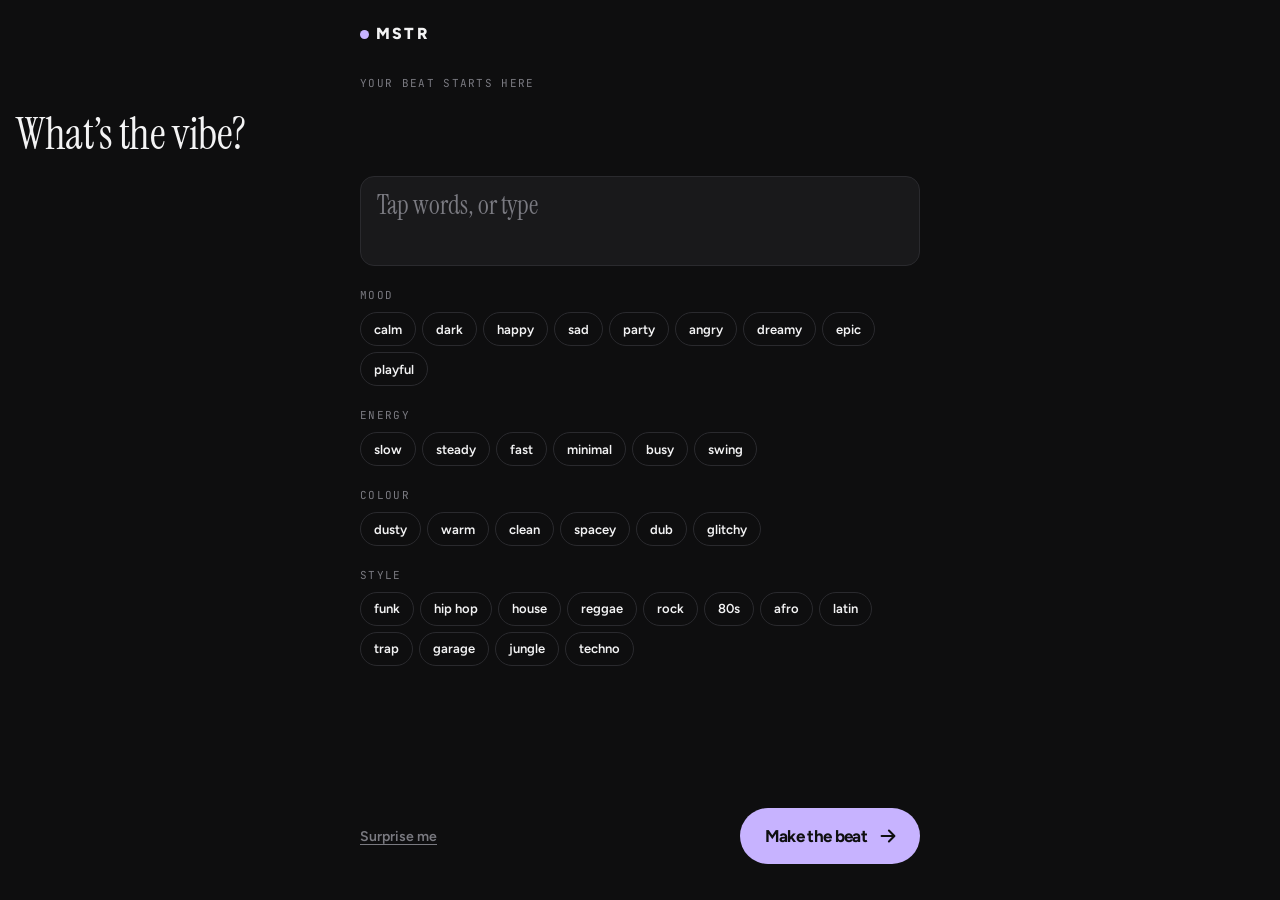
<file: index.html>
<!doctype html>
<html lang="en">
<head>
<meta charset="utf-8">
<meta name="viewport" content="width=device-width,initial-scale=1,viewport-fit=cover">
<meta name="theme-color" content="#FFFFFF">
<meta name="apple-mobile-web-app-capable" content="yes">
<meta name="apple-mobile-web-app-title" content="MSTR">
<title>MSTR</title>
<link rel="preconnect" href="https://fonts.googleapis.com">
<link rel="preconnect" href="https://fonts.gstatic.com" crossorigin>
<link rel="stylesheet" href="https://fonts.googleapis.com/css2?family=Figtree:wght@400;500;600;700;800&family=Instrument+Serif&family=JetBrains+Mono:wght@400;500&display=swap">
<style>
/* MSTR: Schwarz, Weiß und ein Signal (Flieder). Farbe nur für Takt und Zustände: Playhead, Zählzeiten, Taktzähler, Fortschritt, Aufnahme, Schalter, gewählte Vorlage, laufende Wiedergabe. */
:root{
  --bg:#FFFFFF; --ink:#0F0F10; --mute:#8E8E94; --off:#EDEDEF; --line:#E4E4E7; --soft:#F4F4F5;
  --accent:#C7B3FF; --on-accent:#0F0F10;
  --f-ui:"Figtree",ui-sans-serif,system-ui,-apple-system,"Segoe UI",sans-serif;
  --f-ed:"Instrument Serif",ui-serif,Georgia,serif;
  --f-mono:"JetBrains Mono",ui-monospace,"SF Mono",Menlo,monospace;
  --gut:max(16px,env(safe-area-inset-left,0px));--gutr:max(16px,env(safe-area-inset-right,0px));
  color-scheme:light;
}
@media (prefers-color-scheme: dark){:root:not([data-theme="light"]){--bg:#0E0E0F;--ink:#F3F3F4;--mute:#7A7A81;--off:#232326;--line:#2A2A2E;--soft:#19191B;color-scheme:dark}}
:root[data-theme="dark"]{--bg:#0E0E0F;--ink:#F3F3F4;--mute:#7A7A81;--off:#232326;--line:#2A2A2E;--soft:#19191B;color-scheme:dark}

*{box-sizing:border-box}
html,body{height:100%}
body{margin:0;background:var(--bg);color:var(--ink);font-family:var(--f-ui);font-size:15px;line-height:1.45;-webkit-font-smoothing:antialiased;-webkit-tap-highlight-color:transparent;transition:background .25s,color .25s}
body.noscroll{overflow:hidden}
button{font:inherit;color:inherit;-webkit-user-select:none;user-select:none;touch-action:manipulation}
button:focus-visible,input:focus-visible{outline:2px solid var(--accent);outline-offset:2px}
[hidden]{display:none!important}
.eyebrow{font-family:var(--f-mono);font-size:11px;letter-spacing:.12em;text-transform:uppercase;color:var(--mute)}

.app{max-width:760px;margin:0 auto;min-height:100%;display:flex;flex-direction:column;gap:18px;padding-top:max(14px,env(safe-area-inset-top,0px));padding-left:var(--gut);padding-right:var(--gutr);position:relative}
.top{display:flex;justify-content:space-between;align-items:center;gap:12px;min-height:40px}
.mark{display:flex;align-items:center;gap:7px;font-weight:800;font-size:16px;letter-spacing:.14em}
.mark i{width:9px;height:9px;border-radius:50%;background:var(--accent)}
.app.live .mark i{animation:pulse calc(60s / 120) ease-in-out infinite alternate}
@keyframes pulse{to{transform:scale(1.35)}}
.back{border:0;background:none;padding:0 8px 0 0;display:inline-flex;align-items:center;gap:8px;font:600 14px var(--f-ui);color:var(--ink);cursor:pointer}
.back i{width:36px;height:36px;border-radius:50%;background:var(--soft);display:grid;place-items:center}
.back svg{width:18px;height:18px}
.vibetxt{max-width:50%;overflow:hidden;text-overflow:ellipsis;white-space:nowrap}
.top .mark{margin-right:auto}.app.molecule .top .mark{margin-right:0}
.vibetxt[hidden]{display:none}
.ib{width:36px;height:36px;border-radius:50%;border:0;background:var(--soft);display:grid;place-items:center;cursor:pointer;flex:none;color:var(--ink);padding:0}
.ib svg{width:18px;height:18px}
.ib.lg{width:48px;height:48px;font-size:24px;font-weight:500}
.pill{height:36px;border-radius:999px;border:1px solid var(--line);background:transparent;padding:0 16px;font-size:13px;font-weight:600;cursor:pointer;display:inline-flex;align-items:center;justify-content:center;gap:6px;white-space:nowrap}
.pill.sm{height:30px;padding:0 12px;font-size:12px}
.pill.wide{width:100%;height:44px}
.pill:active,.ib:active{transform:scale(.97)}

.head{display:flex;flex-direction:column;gap:4px}
.preset{margin:0;cursor:default;display:flex;align-items:center;gap:10px;min-width:0;font-family:var(--f-ed);font-size:clamp(42px,11vw,60px);font-weight:400;letter-spacing:-.01em;line-height:1}
/* Share: der einzige farbige Knopf im Kopf, beim Spielen läuft darin ein winziger Orbit mit */
.prow{display:flex;align-items:center;gap:14px}
.preset #preTxt{min-width:0;overflow:hidden;text-overflow:ellipsis;white-space:nowrap}
/* Textknöpfe: „Change beat“ unter dem Titel, der Link im Orbit */
.lnk{border:0;background:none;padding:4px 0;font:600 13px var(--f-ui);color:var(--ink);display:inline-flex;align-items:center;gap:5px;cursor:pointer}
.lnk svg{width:13px;height:13px;flex:none;color:var(--mute)}
/* Beat beschreiben: das Feld steht oben in der Beat-Liste */
.sayf{display:flex;gap:10px;align-items:flex-end}
.sayf textarea{flex:1;min-width:0;min-height:64px;resize:none;border-radius:14px;border:1px solid var(--line);background:var(--soft);color:var(--ink);padding:14px 16px;font-family:var(--f-ed);font-size:24px;line-height:1.15;outline:none;caret-color:var(--accent)}
.sayf textarea:focus{border-color:var(--accent);box-shadow:0 0 0 3px color-mix(in srgb,var(--accent) 35%,transparent)}
.sayf textarea::placeholder{color:var(--mute)}
.sayf .ib.go{width:52px;height:52px;flex:none;background:var(--accent);color:var(--on-accent)}
.sayf .ib.go svg{width:22px;height:22px}
.pill svg{width:17px;height:17px;flex:none}
.sub{margin:6px 0 0;font-size:13px;color:var(--mute);display:flex;align-items:center;gap:10px;min-height:36px;flex-wrap:wrap}
/* Change beat: ein eigener Knopf, im Raster wird nur noch der Beat gewechselt, benannt wird im Orbit */
#preBtn{gap:4px;padding:0 10px 0 14px;color:var(--ink)}
#preBtn svg{width:14px;height:14px;color:var(--mute)}
#sub:empty{display:none}
.shnote.left{text-align:left}

/* Raster: Name-Zeile über 16 Punkten; ab 640 px Name links */
.tracks{display:flex;flex-direction:column;gap:clamp(12px,2.6vh,24px)}
.trk{display:grid;grid-template-columns:minmax(0,1fr);gap:5px;transition:opacity .2s}
.tl{display:flex;align-items:center;gap:8px;min-width:0}
.tn{border:0;background:none;padding:2px 0;cursor:pointer;display:flex;align-items:baseline;gap:8px;min-width:0;flex:1;text-align:left}
.tn .nm{white-space:nowrap;font-family:var(--f-mono);font-size:11px;letter-spacing:.08em;text-transform:uppercase;font-weight:500}
.tn .tb{font-size:12px;color:var(--mute);white-space:nowrap;overflow:hidden;text-overflow:ellipsis}
.tn .go{width:12px;height:12px;color:var(--mute);flex:none;align-self:center;margin-left:-4px}
.trk.quiet .steps{opacity:.28}
/* Die eigene Spur Aufnahme steht etwas abgesetzt unter den eingebauten */
.trk.own{border-top:1px solid var(--line);padding-top:clamp(12px,2.6vh,24px)}
.steps{display:flex;gap:clamp(6px,2.4vw,14px)}
.grp{flex:1;display:grid;grid-template-columns:repeat(4,minmax(0,1fr));gap:clamp(3px,1vw,6px)}
.dot{aspect-ratio:1;width:100%;max-width:100%;border-radius:50%;border:0;background:var(--off);padding:0;cursor:pointer;display:grid;place-items:center;font-family:var(--f-mono);font-size:clamp(8px,2.2vw,11px);font-weight:500;color:var(--bg);line-height:1;transition:background .1s,transform .1s,box-shadow .1s}
.dot.on{background:var(--ink)}
.dot{-webkit-touch-callout:none;-webkit-user-select:none;user-select:none;touch-action:manipulation}
.dot.vsel{box-shadow:0 0 0 2px var(--accent)}
/* Zählzeiten 1, 5, 9, 13 leicht flieder, damit man ohne Hinsehen zählt */
.grp .dot:first-child:not(.on){background:color-mix(in srgb,var(--accent) 30%,var(--off))}
.dot.ph{box-shadow:0 0 0 2px var(--accent)}
.dot.on.ph{background:var(--accent);color:var(--on-accent);transform:scale(1.14)}
.beatrow .steps span{font-family:var(--f-mono);font-size:10px;color:var(--mute);text-align:center}
.beatrow{margin-top:-6px}
/* Taktzähler: die laufende Zählzeit sitzt im Flieder-Kreis */
.beatrow .grp span:first-child{justify-self:center;width:18px;height:18px;line-height:18px;border-radius:50%;transition:background .08s,color .08s}
.beatrow .grp span.cur{background:var(--accent);color:var(--on-accent);font-weight:500}
.beatrow .tl{display:none}
@media (min-width:640px){
  .trk{grid-template-columns:220px minmax(0,1fr);gap:16px;align-items:center}
  .beatrow .tl{display:block}
}

/* Transport unten */
/* Absender: kleines graues Lab-Logo am Ende der Beat-Liste (nie in Flieder) */
.lab{--lab:url([data-uri]);display:flex;flex-direction:column;align-items:center;gap:6px;margin:40px auto 24px;padding:4px 8px;color:var(--mute);text-decoration:none;border-radius:8px}
.lab span{font-family:var(--f-mono);font-size:9px;letter-spacing:.18em;text-transform:uppercase}
.lab i{display:block;width:56px;height:62px;background:currentColor;-webkit-mask:var(--lab) center/contain no-repeat;mask:var(--lab) center/contain no-repeat}
.lab:hover{color:var(--ink)}
.transport{position:sticky;bottom:0;margin-top:auto;display:flex;align-items:center;gap:8px;background:var(--bg);border-top:1px solid var(--line);margin-left:calc(-1 * var(--gut));margin-right:calc(-1 * var(--gutr));padding:12px var(--gutr) max(12px,env(safe-area-inset-bottom,0px)) var(--gut);z-index:5;transition:background .25s}
.play{width:58px;height:58px;border-radius:50%;border:0;background:var(--ink);color:var(--bg);display:grid;place-items:center;cursor:pointer;flex:none;padding:0}
/* Fortschrittslinie: die Linie über Play läuft beim Abspielen durch den Takt */
.transport::before{content:"";position:absolute;left:0;top:-1px;height:2px;width:0;background:var(--accent);pointer-events:none}
.app.live .transport::before{width:calc(var(--prog,0) * 100%);transition:width .06s linear}
.play svg{width:20px;height:20px}
.play.on{background:var(--accent);color:var(--on-accent)}
#drop{height:44px;padding:0 14px 0 12px;gap:6px}
#drop.on svg path{fill:currentColor}
#drop.on{background:var(--accent);color:var(--on-accent);border-color:var(--accent)}
.app.building #drop{animation:pulse .25s ease-in-out infinite alternate}
#fxBtn{height:44px;padding:0 14px 0 12px;gap:6px;font-variant-numeric:tabular-nums}
/* Effects und Drop tragen ihr Wort; erst auf sehr schmalen Handys bleibt nur das Symbol, die Swing-Zeile fällt am Handy weg */
@media (max-width:479px){.swt{display:none}}
@media (max-width:399px){.transport{gap:6px}.tempo .big{font-size:36px}#fxBtn,#drop{padding:0 11px 0 10px;gap:5px}}
@media (max-width:359px){.transport .fxl{display:none}#fxBtn,#drop{min-width:44px;padding:0 12px;justify-content:center;gap:4px}#drop{width:44px;padding:0}#fxBtn.on{padding:0 14px 0 12px}}
#fxBtn.on{background:var(--accent);color:var(--on-accent);border-color:var(--accent)}
.tempo{margin-left:auto;border:0;background:none;cursor:pointer;display:flex;align-items:center;gap:8px;padding:4px 0;line-height:1}
.tv{display:flex;flex-direction:column;align-items:flex-end;gap:6px}
.big{font-weight:700;letter-spacing:-.04em;line-height:1;font-variant-numeric:tabular-nums;font-size:32px}
.big small{font-size:.42em;color:var(--mute);font-weight:600;letter-spacing:0;margin-left:2px}
.swt{font-family:var(--f-mono);font-size:10px;letter-spacing:.12em;text-transform:uppercase;color:var(--mute)}

/* Blätter */
/* Unterseiten: ganze Seiten, die von rechts hereinschieben */
.sheet{position:fixed;inset:0;overflow:auto;overscroll-behavior:contain;background:var(--bg);z-index:21;
  padding:max(14px,env(safe-area-inset-top,0px)) var(--gutr) max(28px,env(safe-area-inset-bottom,0px)) var(--gut);display:flex;flex-direction:column;gap:22px;animation:in .22s cubic-bezier(.2,.8,.2,1)}
.sheet>*{width:100%;max-width:560px;margin-inline:auto}
@keyframes in{from{transform:translateX(28px);opacity:0}}
@keyframes fade{from{opacity:0}}
.sheet.half{inset:auto 0 0 0;margin-inline:auto;max-width:760px;max-height:72vh;border-radius:28px 28px 0 0;box-shadow:0 -1px 0 var(--line),0 -24px 48px -24px rgba(0,0,0,.25);padding-top:10px;gap:20px;animation:up .25s cubic-bezier(.2,.8,.2,1)}
@keyframes up{from{transform:translateY(48px);opacity:0}}
/* top: Blatt von oben (Name), damit die Tastatur auf dem Handy die Felder nicht verdeckt */
.sheet.half.top{inset:0 0 auto 0;border-radius:0 0 28px 28px;padding-top:max(18px,env(safe-area-inset-top,0px));padding-bottom:24px;box-shadow:0 1px 0 var(--line),0 24px 48px -24px rgba(0,0,0,.25);animation:down .25s cubic-bezier(.2,.8,.2,1)}
.sheet.top .grab{display:none}
@keyframes down{from{transform:translateY(-48px);opacity:0}}
.catcher{position:fixed;inset:0;z-index:20}
.grab{width:36px;height:4px;border-radius:2px;background:var(--line)}
.pnav{display:flex;align-items:center;justify-content:space-between;gap:12px;min-height:40px}
.pnav .sp{width:36px}
.sh-top{display:flex;justify-content:space-between;align-items:flex-start;gap:12px}
.ed{font-family:var(--f-ed);font-weight:400;font-size:44px;line-height:.92;letter-spacing:-.01em;margin:0}
.ed em{font-style:normal;color:var(--mute)}
.tt{margin:4px 0 0;font-size:32px;font-weight:700;letter-spacing:-.03em;line-height:1}
.plist{display:flex;flex-direction:column}
@media (max-width:599px){.sheet>.plist{width:auto;max-width:none;margin-inline:calc(-1 * var(--gut)) calc(-1 * var(--gutr))}}
@media (min-width:600px){.pitem{padding-inline:12px}}
.pitem{display:flex;justify-content:space-between;align-items:baseline;gap:12px;padding:13px var(--gutr) 13px var(--gut);border:0;border-top:1px solid var(--line);background:transparent;cursor:pointer;text-align:left;width:100%}
.pitem .n{font-size:17px;font-weight:600;letter-spacing:-.01em}
.pitem .v{font-size:22px;font-weight:700;letter-spacing:-.03em;font-variant-numeric:tabular-nums}
.pitem .v small{font-size:10px;color:var(--mute);font-weight:600;margin-left:3px;letter-spacing:.04em}
.pitem.sel{background:var(--accent);color:var(--on-accent);padding-block:18px 20px;border-top-color:transparent}
.pitem.sel .v{font-size:38px}
.pitem.sel small{color:var(--on-accent);opacity:.6}
.pitem.sel + .pitem{border-top-color:transparent}
.bpmrow{display:flex;align-items:center;justify-content:space-between;gap:10px}
.bpmrow .big{font-size:72px;display:flex;align-items:baseline}
.bpmrow input{font:inherit;color:inherit;letter-spacing:inherit;background:none;border:0;width:3ch;text-align:right;padding:0;-moz-appearance:textfield;appearance:textfield}
.bpmrow input::-webkit-inner-spin-button,.bpmrow input::-webkit-outer-spin-button{-webkit-appearance:none;margin:0}
.slider{display:flex;flex-direction:column;gap:10px}
.slider .lb{display:flex;justify-content:space-between;gap:12px;font-size:13px;color:var(--mute)}
.slider .lb b{color:var(--ink);font-weight:600;font-variant-numeric:tabular-nums}
input[type=range]{-webkit-appearance:none;appearance:none;width:100%;height:24px;background:transparent;margin:0;cursor:pointer}
input[type=range]::-webkit-slider-runnable-track{height:1px;background:var(--mute)}
input[type=range]::-moz-range-track{height:1px;background:var(--mute)}
input[type=range]::-webkit-slider-thumb{-webkit-appearance:none;width:20px;height:20px;border-radius:50%;background:var(--ink);margin-top:-10px;border:0}
input[type=range]::-moz-range-thumb{width:20px;height:20px;border-radius:50%;background:var(--ink);border:0}
.swbar{position:relative;height:28px;border-bottom:1px solid var(--line)}
.swbar i{position:absolute;bottom:0;width:3px;height:40%;border-radius:2px;background:var(--mute);transition:left .15s}
.swbar i.q{height:100%;background:var(--ink)}
.field{display:flex;flex-direction:column;gap:10px}
.lbl{font-size:13px;color:var(--mute)}
.opts{display:flex;gap:6px;flex-wrap:wrap}
.opt{height:34px;border-radius:999px;border:1px solid var(--line);background:transparent;padding:0 14px;font-size:13px;font-weight:600;cursor:pointer}
.opt[aria-pressed="true"]{background:var(--accent);color:var(--on-accent);border-color:var(--accent)}
/* Willkommen: drei Karten, das Beschreiben-Feld steckt in der dritten */
.chips{display:flex;gap:6px;flex-wrap:wrap}
.chip{height:34px;padding:0 13px;border-radius:999px;border:1px solid var(--line);background:transparent;font:600 13px var(--f-ui);color:var(--ink);cursor:pointer;display:inline-flex;align-items:center;gap:6px}
.chip:active{background:var(--soft)}
.chip.on{border-color:var(--accent);color:var(--accent)}
.chip.on::before{content:"";width:6px;height:6px;border-radius:50%;background:var(--accent)}
.vibef textarea{font-size:26px;caret-color:var(--accent)}
.vgrp{display:flex;flex-direction:column;gap:8px}
.vgrp .lbl{font-family:var(--f-mono);font-size:11px;letter-spacing:.12em;text-transform:uppercase;color:var(--mute)}
/* Die Knopfzeile bleibt unten sichtbar, auch wenn die Wortreihen länger sind als der Bildschirm */
.vgo{margin-top:auto;display:flex;align-items:center;justify-content:space-between;gap:12px;padding:12px 0 max(8px,env(safe-area-inset-bottom,0px));position:sticky;bottom:0;background:linear-gradient(transparent,var(--bg) 14px);z-index:2}
.vgo .lnk{color:var(--mute);text-decoration:underline;text-underline-offset:3px;font-size:14px}
.pill.go.big{height:56px;padding:0 20px 0 24px;background:var(--accent);color:var(--on-accent);border-color:transparent;font-size:17px;font-weight:700;gap:10px}
.pill.go.big svg{width:22px;height:22px}
/* Effekte: eine Zeile je Effekt, rechts ein Punkt wie im Raster (grau aus, Flieder an) */
.fxlist{display:flex;flex-direction:column}
.fxrow{border-top:1px solid var(--line)}
.fxrow:first-child{border-top:0}
.fxi{display:flex;justify-content:space-between;align-items:center;gap:16px;width:100%;padding:14px 0;border:0;background:transparent;cursor:pointer;text-align:left}
.fxctl{display:none;flex-direction:column;gap:12px;padding:0 0 16px}
.fxi[aria-pressed="true"]+.fxctl{display:flex}
.fxi span{display:flex;flex-direction:column;gap:2px}
.fxi b{font-size:17px;font-weight:600;letter-spacing:-.01em}
.fxi small{font-size:13px;color:var(--mute)}
.namef{display:flex;flex-direction:column;gap:8px}
.nameo{flex:1;min-width:0;font-family:var(--f-ed);font-weight:400;font-size:28px;line-height:1.1;letter-spacing:-.01em;overflow:hidden;text-overflow:ellipsis}
.namer{display:flex;gap:12px;align-items:center}
.pill.dice{flex:none;height:40px;padding:0 14px 0 12px}.pill.dice svg{width:16px;height:16px}
/* Karte: Vorschau links, Name und Knopf rechts */
.cardrow{display:flex;gap:16px;align-items:stretch}
.cardrow canvas{width:126px;height:224px;border-radius:12px;flex:none;background:#0F0F10}
.cardct{display:flex;flex-direction:column;gap:10px;flex:1;min-width:0;justify-content:center}
.byf{display:flex;align-items:center;gap:8px}
.byf .lbl{flex:none}
.byf input{flex:1;min-width:0;height:40px;border-radius:12px;border:1px solid var(--line);background:var(--soft);color:var(--ink);padding:0 12px;font:500 15px var(--f-ui);outline:none}
.byf input:focus{border-color:var(--accent)}
.cardct .pill{height:48px}
.pill.go{background:var(--accent);color:var(--on-accent);border-color:var(--accent);font-size:15px;height:48px}
.shnote{margin:0;font-size:13px;color:var(--mute);text-align:center}
.fxi i{width:26px;height:26px;border-radius:50%;background:var(--off);flex:none;transition:background .15s,transform .15s}
.fxi[aria-pressed="true"] i{background:var(--accent);transform:scale(1.1)}
.seg2{display:grid;grid-template-columns:1fr 1fr;gap:6px}
.seg2.three{grid-template-columns:repeat(3,1fr)}
.seg2 button{height:42px;border-radius:999px;border:1px solid var(--line);background:transparent;font-size:13px;font-weight:600;cursor:pointer;color:var(--mute)}
.seg2 button[aria-pressed="true"]{background:var(--accent);color:var(--on-accent);border-color:var(--accent)}
.seg2.sm{flex:1}
.seg2.sm button{height:30px;font-size:12px}
.recbox{position:relative;display:flex;flex-direction:column;align-items:center;gap:14px;padding:26px 0 4px;overflow:hidden}
.rings{position:absolute;top:0;left:50%;width:220px;height:140px;transform:translateX(-50%);pointer-events:none}
.rings i{position:absolute;left:50%;top:58px;border-radius:50%;border:1px solid var(--line);transform:translate(-50%,-50%);transition:border-color .2s}
.rings i:nth-child(1){width:96px;height:96px}
.rings i:nth-child(2){width:144px;height:144px}
.rings i:nth-child(3){width:184px;height:184px;opacity:.6}
.recbox.on .rings i{border-color:var(--accent);animation:ring .5s ease-out infinite alternate}
.recbox.on .rings i:nth-child(2){animation-delay:.1s}
.recbox.on .rings i:nth-child(3){animation-delay:.2s}
@keyframes ring{to{transform:translate(-50%,-50%) scale(1.06)}}
.rec{width:64px;height:64px;border-radius:50%;border:1.5px solid var(--ink);background:var(--bg);display:grid;place-items:center;cursor:pointer;position:relative;padding:0}
.rec i{width:22px;height:22px;border-radius:50%;background:var(--accent);transition:border-radius .2s}
.recbox.on .rec i{border-radius:5px}
.rec:disabled{cursor:default}
.recst{margin:0;font-size:13px;color:var(--mute);text-align:center;min-height:1.45em}
.recbox.count .recst{font-size:28px;font-weight:700;color:var(--ink);font-variant-numeric:tabular-nums}
.recbox.on .recst{color:var(--ink);font-weight:600}
.more{display:flex;flex-direction:column;gap:22px}
.acts{display:flex;gap:8px;flex-wrap:wrap}
.acts .pill{flex:1}

.toast{position:fixed;left:50%;bottom:calc(96px + env(safe-area-inset-bottom,0px));transform:translateX(-50%);background:var(--ink);color:var(--bg);border-radius:999px;padding:10px 10px 10px 18px;display:flex;gap:12px;align-items:center;font-size:13px;font-weight:500;z-index:30;white-space:nowrap;animation:fade .2s;max-width:calc(100% - 32px)}
.toast button{border:0;border-radius:999px;background:var(--accent);color:var(--on-accent);font-weight:600;font-size:13px;padding:6px 12px;cursor:pointer}

@media (prefers-reduced-motion:reduce){*,*::before,*::after{animation:none!important;transition:none!important}}

/* Tempo-Zahl in der Serifenschrift, wie der Beat-Name */
.tempo .big,.bpmrow .big{font-family:var(--f-ed);font-weight:400;letter-spacing:-.01em}
.tempo .big{font-size:42px}
.bpmrow .big{font-size:88px}
.tempo .big small,.bpmrow .big small{font-family:var(--f-ui);font-weight:600;margin-left:4px}

/* Spur-Icons: feine Linien in Tinte, beim Anschlag kurz Flieder */
.ic{width:24px;height:24px;border-radius:50%;display:grid;place-items:center;flex:none;transition:background .12s}
.ic svg{width:18px;height:18px;fill:none;stroke:var(--ink);stroke-width:1.5;stroke-linecap:round;stroke-linejoin:round}
.ic svg .f{fill:var(--ink);stroke:none}
.ic.hit{background:var(--accent)}
.ic.hit svg{stroke:var(--on-accent)}
.ic.hit svg .f{fill:var(--on-accent)}
.trk.quiet .ic{opacity:.35}
/* Variation je Schritt: kleines Feld über dem lange gedrückten Punkt */
.vpick{position:fixed;z-index:25;display:flex;flex-wrap:wrap;gap:6px;max-width:min(340px,calc(100vw - 16px));padding:8px;border-radius:22px;background:var(--bg);border:1px solid var(--line);box-shadow:0 12px 32px -12px rgba(0,0,0,.28);animation:fade .15s}
.vpick .opt{display:inline-flex;align-items:center;gap:7px;padding:0 13px 0 10px}
.vpick .opt i{font-style:normal;font-family:var(--f-mono);font-size:10px;font-weight:500;color:var(--mute)}
.vpick .opt[aria-pressed="true"] i{color:var(--on-accent);opacity:.6}
.vpick .opt.off{color:var(--mute);padding:0 13px}

/* Molekül-Ansicht: ersetzt Raster und Taktzeile, füllt die Höhe bis zum Transport */
.mol{display:block;width:100%;flex:1 1 0;min-height:220px;border-radius:24px;cursor:pointer;touch-action:pan-y;-webkit-tap-highlight-color:transparent}
.mol:focus-visible{outline:2px solid var(--accent);outline-offset:4px}
.app.molecule .tracks,.app.molecule .beatrow{display:none}
/* Im Orbit: Pfeil zurück links, die Marke bleibt in der Mitte (rechts ein gleich breiter Platzhalter) */
.cardfoot{display:flex;gap:8px;align-items:center}
.takes{display:flex;gap:8px;align-items:center}
.takes .play{width:56px;height:56px;flex:none}
.takes .pill{flex:1;height:44px;padding:0 10px;font-size:13px}
.takes .pill svg{width:15px;height:15px;flex:none}
/* Another take: kurzer Blitz in der Akzentfarbe, Symbol dreht sich einmal */
.takes .pill.hit{animation:takehit 1.1s ease-out}
.takes .pill.hit svg{animation:takespin .55s cubic-bezier(.3,.7,.4,1)}
@keyframes takehit{0%{background:var(--accent);color:var(--on-accent);border-color:var(--accent)}60%{background:var(--accent);color:var(--on-accent);border-color:var(--accent)}100%{background:transparent}}
@keyframes takespin{to{transform:rotate(360deg)}}
.machine{margin:0;padding:0 0 max(8px,env(safe-area-inset-bottom,0px));text-align:center;font-size:13px;color:var(--mute);display:flex;justify-content:center;gap:6px;align-items:center;flex-wrap:wrap}
.machine .lnk{font-size:13px}
.machine[hidden]{display:none}
/* Farbwahl im Orbit: fünf Punkte, der gewählte trägt einen Ring; die Orbit-Farbe färbt dort auch den Video-Knopf */
/* Zurückhaltend wie die App: kleine graue Punkte, nur der gewählte trägt seine Farbe; die Tipp-Fläche bleibt groß */
.hue{display:flex;justify-content:flex-start;gap:2px;height:0;position:relative;z-index:1}
.app.molecule .cardfoot{margin-top:0}
.hue button{width:28px;height:24px;border:0;padding:0;background:none;cursor:pointer;display:grid;place-items:center}
.hue button::after{content:"";width:6px;height:6px;border-radius:50%;background:var(--off);transition:transform .15s,background .15s}
.hue button[aria-checked="true"]::after{background:var(--c);transform:scale(1.5)}
.hue button:active::after{transform:scale(.8)}
.app.molecule{--accent:var(--orbit,#C7B3FF)}
.cardfoot .pill{flex:1;width:auto}
.cardfoot .ib{width:44px;height:44px;background:transparent;border:1px solid var(--line)}
.cardfoot .ib.ok{color:var(--accent);border-color:var(--accent)}
.app.molecule .head{display:none}
/* In der Karte gibt es keine Leiste: Tipp auf den Ring spielt und stoppt, Tipp auf den Titel benennt */
.app.molecule .transport{display:none}
/* Orbit füllt genau den sichtbaren Bereich, nichts rutscht unter die Safari-Leiste; Play und Effekte stehen in der Reihe beim Knopf */
.app.molecule{height:100%;height:100dvh;min-height:0;overflow:hidden;box-sizing:border-box}
.app.molecule .cardfoot{padding-bottom:0}
/* Hinweis nur, wenn es etwas zu sagen gibt (Video entsteht, fertig, Link kopiert) */
#shCardT{margin-top:-4px;line-height:1.35}
.app.molecule{gap:12px}
/* Video entsteht: der Knopf füllt sich von links mit dem Fortschritt (--p 0..1) */
.pill.go.gen,.pill.go.gen:disabled{opacity:1;color:var(--ink);border-color:transparent;background:linear-gradient(90deg,color-mix(in srgb,var(--accent) 60%,var(--bg)) calc(var(--p,0) * 100%),color-mix(in srgb,var(--accent) 18%,var(--bg)) calc(var(--p,0) * 100%));transition:background .2s linear}
</style>
</head>
<body>
<div class="app" id="app">
  <header class="top">
    <button type="button" class="back" id="vOrbit" hidden aria-label="Back to the orbit"><i><svg viewBox="0 0 24 24" aria-hidden="true"><path d="M15 5l-7 7 7 7" fill="none" stroke="currentColor" stroke-width="2.4" stroke-linecap="round" stroke-linejoin="round"/></svg></i><span>Orbit</span></button>
    <span class="mark"><i aria-hidden="true"></i>MSTR</span>
    <span class="eyebrow vibetxt" id="vibeTxt"></span>
  </header>
  <div class="head">
    <div class="prow"><h1 class="preset" id="preName"><span id="preTxt">Amapiano</span></h1></div>
    <p class="sub"><span id="sub"></span><button type="button" class="pill" id="preBtn" aria-haspopup="dialog">Change beat<svg viewBox="0 0 24 24" aria-hidden="true"><path d="M9 6l6 6-6 6" fill="none" stroke="currentColor" stroke-width="2.4" stroke-linecap="round" stroke-linejoin="round"/></svg></button></p>
  </div>
  <main class="tracks" id="tracks" aria-label="Tracks"></main>
  <canvas class="mol" id="mol" hidden aria-label="Your beat as an orbit. Tap the ring to play or stop, tap the title to name it, swipe sideways to change the colour" role="button" tabindex="0"></canvas>
  <div class="hue" id="hue" hidden role="radiogroup" aria-label="Orbit colour"></div>
  <div class="takes" id="takes" hidden><button type="button" class="pill" id="takeBtn"><svg viewBox="0 0 24 24" aria-hidden="true"><path d="M4 12a8 8 0 0 1 14-5.3M20 12a8 8 0 0 1-14 5.3M18 3v4h-4M6 21v-4h4" fill="none" stroke="currentColor" stroke-width="2" stroke-linecap="round" stroke-linejoin="round"/></svg>Another take</button><button type="button" class="pill" id="vibeBtn"><svg viewBox="0 0 24 24" aria-hidden="true"><path d="M4 7h16M4 12h10M4 17h6" fill="none" stroke="currentColor" stroke-width="2" stroke-linecap="round"/></svg>Change vibe</button></div>
  <div class="cardfoot" id="cardfoot" hidden><button type="button" class="pill wide go" id="shCardBtn">Share video</button><button type="button" class="ib" id="shSend" aria-label="Copy link" title="Copy link"><svg viewBox="0 0 24 24" aria-hidden="true"><path d="M10 14a4 4 0 0 0 5.7 0l3-3a4 4 0 0 0-5.7-5.7l-1 1M14 10a4 4 0 0 0-5.7 0l-3 3a4 4 0 0 0 5.7 5.7l1-1" fill="none" stroke="currentColor" stroke-width="2" stroke-linecap="round"/></svg></button></div>
  <p class="shnote" id="shCardT" hidden></p>
  <p class="machine" id="machineRow" hidden><button type="button" class="lnk" id="vMachine">Open the machine<svg viewBox="0 0 24 24" aria-hidden="true"><path d="M9 6l6 6-6 6" fill="none" stroke="currentColor" stroke-width="2.4" stroke-linecap="round" stroke-linejoin="round"/></svg></button></p>
  <div class="trk beatrow" aria-hidden="true"><div class="tl"></div><div class="steps"><div class="grp"><span>1</span><span></span><span></span><span></span></div><div class="grp"><span>2</span><span></span><span></span><span></span></div><div class="grp"><span>3</span><span></span><span></span><span></span></div><div class="grp"><span>4</span><span></span><span></span><span></span></div></div></div>
  <footer class="transport">
    <button type="button" class="play" id="play" aria-label="Play (Space)"></button>
    <button type="button" class="pill" id="fxBtn" aria-haspopup="dialog" aria-label="Effects"><svg viewBox="0 0 24 24" aria-hidden="true"><path d="M4 7h9M17 7h3M4 17h3M11 17h9" fill="none" stroke="currentColor" stroke-width="2" stroke-linecap="round"/><circle cx="15" cy="7" r="2.2" fill="none" stroke="currentColor" stroke-width="2"/><circle cx="9" cy="17" r="2.2" fill="none" stroke="currentColor" stroke-width="2"/></svg><span class="fxl">Effects</span><span class="fxn" id="fxN"></span></button>
    <button type="button" class="pill" id="drop" aria-label="Drop"><svg viewBox="0 0 24 24" aria-hidden="true"><path d="M13.5 2.5L5 13.5h6l-1.5 8 8.5-11h-6z" fill="none" stroke="currentColor" stroke-width="2" stroke-linejoin="round"/></svg><span class="fxl">Drop</span></button>
    <button type="button" class="tempo" id="tempoBtn" aria-haspopup="dialog" aria-label="Tempo and swing"><span class="tv"><span class="swt" id="swTxt">Swing 0 %</span><span class="big"><span id="bpm">100</span><small>bpm</small></span></span></button>
  </footer>
</div>
<section class="sheet" id="sheet" aria-labelledby="sheetT" hidden></section>
<script>
(function(){
'use strict';
/* MSTR: Speicherstand und Farbschema */
var KEY='mstr-v1'; /* fester Speicherschlüssel: nicht umbenennen, sonst geht der Beat verloren */
function load(){try{var s=JSON.parse(localStorage.getItem(KEY));if(s&&typeof s==='object')return s;}catch(e){}return {};}
var S=load();
function save(){try{localStorage.setItem(KEY,JSON.stringify(S));}catch(e){}}
function lsGet(k){try{return localStorage.getItem(k);}catch(e){return null;}}
function lsSet(k,v){try{if(v==null)localStorage.removeItem(k);else localStorage.setItem(k,v);}catch(e){}}

/* Farbschema: System, hell oder dunkel. Wer noch nichts gewählt hat, startet dunkel (auch im Grid) */
var THEMES=['system','light','dark'];
function applyTheme(){
  var t=THEMES.indexOf(S.theme)>=0?S.theme:'dark',de=document.documentElement;
  if(t==='system')de.removeAttribute('data-theme');else de.setAttribute('data-theme',t);
  var dark=t==='dark'||(t==='system'&&window.matchMedia&&matchMedia('(prefers-color-scheme: dark)').matches);
  var m=document.querySelector('meta[name="theme-color"]');if(m)m.setAttribute('content',dark?'#0E0E0F':'#FFFFFF');
  return t;
}
applyTheme();

/* Ton: AudioContext, Freischalten bei der ersten Berührung, Master-Ausgang mit Limiter */
var ac=null;
function getAC(){
  try{
    ac=ac||new (window.AudioContext||window.webkitAudioContext)();
    /* iOS (Safari 16.4+): als Medienwiedergabe anmelden, damit die Medienlautstärke gilt und nicht der leisere Umgebungsmodus */
    try{if(navigator.audioSession&&navigator.audioSession.type!=='playback')navigator.audioSession.type='playback';}catch(e){}
    if(ac.state!=='running'&&ac.resume){var p=ac.resume();if(p&&p.catch)p.catch(function(){});}
  }catch(e){}
  return ac;
}
/* Browser erlauben Ton erst nach einer Berührung oder Taste: bei der ersten Eingabe Audio freischalten */
['pointerdown','touchend','keydown','click'].forEach(function(ev){
  document.addEventListener(ev,function(){
    var c=getAC();
    if(c&&!c.__u){c.__u=1;try{var b=c.createBuffer(1,1,22050),sr=c.createBufferSource();sr.buffer=b;sr.connect(c.destination);sr.start(0);}catch(e){}}
  },true);
});
/* Lautstärke: alle Klänge laufen über Master-Gain, Kompressor, Aufholverstärkung und einen weichen Begrenzer.
   Der Begrenzer fängt die Spitzen ab, die der Kompressor durchlässt; so bleibt nichts übersteuert und das Ganze
   kann deutlich lauter sein (vor allem für Handylautsprecher). OUT_PRE und OUT_MK steuern den Pegel */
var _oc=null,_og=null,OUT_PRE=2.4,OUT_MK=2.2;
function OUT(){if(_oc!==ac){_oc=ac;
  var g=ac.createGain();g.gain.value=OUT_PRE;
  var c=ac.createDynamicsCompressor();c.threshold.value=-20;c.knee.value=8;c.ratio.value=6;c.attack.value=.001;c.release.value=.12;
  var mk=ac.createGain();mk.gain.value=OUT_MK;
  /* Weicher Begrenzer: bis 0,6 linear, darüber sanft gerundet gegen 0,97 (ohne Oversampling, das würde wieder über 0 dB schwingen) */
  var lim=ac.createWaveShaper(),n=4096,cv=new Float32Array(n),i,K=.6,M=.97;
  for(i=0;i<n;i++){var x=i/(n-1)*4-2,a=Math.abs(x),y=a<=K?a:K+(M-K)*Math.tanh((a-K)/(M-K));cv[i]=x<0?-y:y;}
  lim.curve=cv;lim.oversample='none';
  g.connect(c);c.connect(mk);mk.connect(lim);lim.connect(ac.destination);_og=g;}
  return _og;}

/* 16 Vorlagen (Stil, Tempo, Swing, Kick/Snare/Hat; genutzt werden die ersten 16 Schritte). Start-Vorlage ist Amapiano (START in mstr.js) */
var BEATS=[
  {n:'lofi',bpm:82,sw:.36,K:'x......xx.....x.x......xx.....x.',S:'....o.......o.......o.......o...',H:'x.xox.x.x.xox.x.x.xox.x.x.xox.x.',hv:[.12,.07],fill:'tom'},
  {n:'house',bpm:116,sw:0,K:'x...x...x...x...x...x...x...x...',S:'....c.......c.......c.......c...',H:'..O...O...O...O...O...O...O...O.',hv:[.2,.2],fill:'tom',clap:true},
  {n:'funk',bpm:102,sw:.16,K:'x..x..x...x..x..x..x.x....x..x..',S:'....x..o....x..o....x..o....x...',H:'xoxoxoxoxoxoxoxoxoxoxoxoxoxoxoxo',hv:[.14,.07],fill:'snare'},
  {n:'rock',bpm:108,sw:.05,K:'x.x...x.x..x....x.x...x.x..x....',S:'....x.......x.......x.......x...',H:'x.x.x.x.x.x.x.x.x.x.x.x.x.x.x.x.',hv:[.2,.12],fill:'tom'},
  {n:'techno',bpm:138,sw:0,K:'x...x...x...x...x...x...x...x.x.',S:'....c.......c.......c.......c...',H:'xxOxxxOxxxOxxxOxxxOxxxOxxxOxxxOx',hv:[.15,.09],fill:'snare'},
  {n:'trap',bpm:136,sw:0,K:'x.....x...x.....x.......x.x.....',S:'........x.......c.......x.......',H:'x.x.x.x.xxxx.x.xx.x.x.x.xxxxx.x.',hv:[.16,.1],fill:'snare'},
  {n:'onedrop',bpm:76,sw:.3,K:'........x...............x.......',S:'........o...............o.......',H:'x.x.x.x.x.x.x.O.x.x.x.x.x.x.x.O.',hv:[.12,.07],fill:'tom'},
  {n:'pop80',bpm:139,sw:0,K:'x.....x.x.......x.....x.x.......',S:'....x.......x.......x.......x...',H:'xxxxxxxxxxxxxxxxxxxxxxxxxxxxxxxx',hv:[.15,.08],fill:'tom'},
  {n:'dnb',bpm:168,sw:0,K:'x.........x.....x...........x...',S:'....x.......x.......x.......x...',H:'x.x.x.x.x.x.x.x.x.x.x.x.x.x.x.x.',hv:[.14,.09],fill:'snare'},
  {n:'afrobeats',bpm:106,sw:.12,K:'x.....x.x...x...x.....x.x...x...',S:'...o..o....c..o....o..o....c..o.',H:'xoxxxoxxxoxxxoxxxoxxxoxxxoxxxoxx',hv:[.13,.07],fill:'tom'},
  {n:'reggaeton',bpm:95,sw:0,K:'x...x...x...x...x...x...x...x...',S:'...x..x....x..x....x..x....x..x.',H:'x.x.x.x.x.x.x.x.x.x.x.x.x.x.x.x.',hv:[.14,.08],fill:'snare'},
  {n:'minimal',bpm:126,sw:.08,K:'x...x...x...x...x...x...x...x...',S:'................c.......c.......',H:'..O...O.o.O...O...O...O.o.O...Oo',hv:[.14,.08],fill:'tom'},
  {n:'twostep',bpm:132,sw:.3,K:'x.........x..x..x.........x..x..',S:'....c.......c.......c.......c...',H:'..x.x.O...x.x.Ox..x.x.O...x.x.Ox',hv:[.14,.08],fill:'snare'},
  {n:'jungle',bpm:162,sw:0,K:'x.x.......xx....x.x.......xx....',S:'....x..o.o..x..o....x..o.o..x..o',H:'x.x.x.x.x.x.x.x.x.x.x.x.x.x.x.x.',hv:[.14,.08],fill:'snare'},
  {n:'electro',bpm:124,sw:0,K:'x.....x...x.x...x.....x...x.x...',S:'....c.......c.......c.......c...',H:'x.x.x.O.x.x.x.O.x.x.x.O.x.x.x.O.',hv:[.15,.1],fill:'snare'},
  {n:'amapiano',bpm:113,sw:.1,K:'x...x...x...x...x...x...x...x...',S:'..o..o....o..c....o..o....o..c..',H:'..O...O...O...O...O...O...O...O.',hv:[.12,.07],fill:'tom'}
];

/* ===== Klang: alle Spuren per Web Audio erzeugt, über einen Bus mit Hall, Delay, Sättigung, Sidechain und zuschaltbaren Effekten ===== */
/* Spuren: id (für die Klangerzeugung), Name, Klänge [Zeichen im Pattern, Name] */
var TRACKS=[
  {id:'hats',n:'Hi-Hat',s:[['x','Closed'],['o','Open'],['k','Tick']]},
  {id:'beat',n:'Kick',s:[['b','Kick']]},
  {id:'snare',n:'Snare',s:[['p','Snare'],['k','Rim'],['s','Noise'],['c','Clap']]},
  {id:'cym',n:'Cymbals',s:[['c','Crash'],['r','Ride'],['h','China']]},
  {id:'click',n:'Perc',s:[['1','Shaker'],['2','Tambourine'],['3','Clave'],['4','Conga'],['5','Cowbell']]},
  {id:'toms',n:'Toms',s:[['b','Low'],['p','Mid'],['t','High']]},
  {id:'fx',n:'FX',s:[['m','Snap'],['n','Sub'],['s','Reverse'],['l','Roll'],['z','Riser']]},
  /* Eigene Spur: spielt nur die eigene Aufnahme, in drei Tonhöhen */
  {id:'mic',n:'Mic',s:[['a','Normal'],['t','Low'],['h','High']]}];
var N=16,R=TRACKS.length;
var PENT=[0,57,60,62,64,67],RATE=[1,.84,1.19,1.33,1.5];
var bpm=100,sw=0;
function hz(m){return 440*Math.pow(2,(m-69)/12);}
function sndIx(r,w){var b=TRACKS[r].s,i;for(i=0;i<b.length;i++)if(b[i][0]===w)return i;return -1;}
function trIx(id){var r;for(r=0;r<R;r++)if(TRACKS[r].id===id)return r;return -1;}
function st(){return 60/bpm/4;}

var B=null,_bac=null;
function bus(){
  getAC();if(!ac)return null;if(_bac===ac&&B)return B;_bac=ac;B={};var i;
  B.OUT=ac.createGain();B.OUT.gain.value=.9;B.FILT=ac.createBiquadFilter();B.FILT.type='lowpass';B.FILT.frequency.value=20000;B.FILT.Q.value=.7;B.OUT.connect(B.FILT);
  B.DUCK=ac.createGain();B.PUMP=ac.createGain();B.DUCK.connect(B.PUMP);B.PUMP.connect(B.OUT);
  var len=ac.sampleRate*1.1|0,ir=ac.createBuffer(2,len,ac.sampleRate),ch;for(ch=0;ch<2;ch++){var d=ir.getChannelData(ch);for(i=0;i<len;i++)d[i]=(Math.random()*2-1)*Math.pow(1-i/len,4);}
  B.REV=ac.createConvolver();B.REV.buffer=ir;var rg=ac.createGain();rg.gain.value=.25;B.REV.connect(rg);rg.connect(B.OUT);
  B.DLY=ac.createDelay(2);var fb=ac.createGain(),lp=ac.createBiquadFilter(),dg=ac.createGain();lp.type='lowpass';lp.frequency.value=2800;fb.gain.value=.38;dg.gain.value=.45;
  B.FB=fb;B.DLY.connect(lp);lp.connect(fb);fb.connect(B.DLY);lp.connect(dg);dg.connect(B.OUT);B.DG=dg;
  B.SAT=ac.createWaveShaper();var cv=new Float32Array(1024);for(i=0;i<1024;i++){var x=i/512-1;cv[i]=Math.tanh(x*2.5)/Math.tanh(2.5);}B.SAT.curve=cv;var sg=ac.createGain();sg.gain.value=.8;B.SAT.connect(sg);sg.connect(B.OUT);
  B.NZ=ac.createBuffer(1,ac.sampleRate,ac.sampleRate);var c=B.NZ.getChannelData(0);for(i=0;i<c.length;i++)c[i]=Math.random()*2-1;
  fxChain();fxApply(true);
  return B;
}

/* ---------- Zuschaltbare Effekte: Raum, Echo, Filter, Vinyl. Gelten für den ganzen Beat und bleiben gespeichert ----------
   Raum und Echo sind Sends vom Bus ohne Kick und Sub (sonst wird der Bass matschig), Vinyl und Filter liegen hinter dem Drop-Filter */
/* Je Effekt: id, Name, Beschreibung, Name des Reglers, Auswahl [Wert, Name]
   (Echo: Abstand in Sechzehnteln, Filter: Takte je Durchlauf, Pumpen: Sechzehntel je Atemzug, Stottern: jeder wievielte Takt) */
var FXS=[['room','Room','Long reverb','Amount'],
  ['echo','Echo','Repeats in time','Amount',[[2,'1/8'],[3,'1/8 dotted'],[4,'1/4']]],
  ['sweep','Filter','Opens and closes with the beat','Depth',[[1,'1 bar'],[2,'2 bars'],[4,'4 bars']]],
  ['pump','Pump','Everything breathes with the beat, except the kick','Depth',[[4,'Quarters'],[2,'Eighths']]],
  ['stut','Stutter','A slice repeats at the end of the bar, really fast','Length',[[1,'Every bar'],[2,'Every 2nd'],[4,'Every 4th']]],
  ['lofi','Vinyl','Duller, a bit grainy, with crackle','Strength']];
/* FX: an oder aus, FXA: Stärke 0–100 (50 ist die Grundeinstellung), FXO: gewählte Auswahl */
var FXLIVE=false,FX={},FXA={},FXO={echo:3,sweep:2,pump:4,stut:2};
FXS.forEach(function(f){var id=f[0],a=S.fxa&&S.fxa[id],o=S.fxo&&S.fxo[id];FX[id]=!!(S.fx&&S.fx[id]);FXA[id]=typeof a==='number'&&a>=0&&a<=100?a:50;
  if(f[4]&&f[4].some(function(x){return x[0]===o;}))FXO[id]=o;});
function fxChain(){
  var i,sr=ac.sampleRate;
  /* Vinyl: trockener und bearbeiteter Weg nebeneinander, umgeschaltet wird über die Lautstärke beider Wege */
  B.LD=ac.createGain();B.LW=ac.createGain();B.LW.gain.value=0;var sum=ac.createGain();
  var cr=ac.createWaveShaper(),cv=new Float32Array(4096),q=40;for(i=0;i<4096;i++){var x=i/2048-1;cv[i]=Math.round(x*q)/q;}cr.curve=cv;
  var lh=ac.createBiquadFilter(),ll=ac.createBiquadFilter();lh.type='highpass';lh.frequency.value=180;ll.type='lowpass';ll.frequency.value=3600;B.LL=ll;ll.Q.value=.9;
  B.FILT.connect(B.LD);B.LD.connect(sum);B.FILT.connect(cr);cr.connect(lh);lh.connect(ll);ll.connect(B.LW);B.LW.connect(sum);
  /* Knistern: vereinzelte Knackser in einer Schleife von drei Sekunden */
  var kb=ac.createBuffer(1,sr*3,sr),kd=kb.getChannelData(0),seed=11;for(i=0;i<kd.length;i++){seed=(seed*16807)%2147483647;var r=seed/2147483647;if(r<.0004)kd[i]=(r*5000-1)*.9;else kd[i]=(r-.5)*.006;}
  var ks=ac.createBufferSource(),kf=ac.createBiquadFilter();ks.buffer=kb;ks.loop=true;kf.type='bandpass';kf.frequency.value=2500;kf.Q.value=.6;B.KN=ac.createGain();B.KN.gain.value=0;ks.connect(kf);kf.connect(B.KN);B.KN.connect(sum);ks.start();
  /* Filter: Tiefpass mit Resonanz, ein langsamer Oszillator im Tempo bewegt die Grenzfrequenz */
  B.SW=ac.createBiquadFilter();B.SW.type='lowpass';B.SW.frequency.value=20000;B.SW.Q.value=.7;sum.connect(B.SW);B.SW.connect(OUT());
  B.LFO=ac.createOscillator();B.LFO.type='sine';B.LFD=ac.createGain();B.LFD.gain.value=0;B.LFO.connect(B.LFD);B.LFD.connect(B.SW.frequency);B.LFO.start();
  /* Raum: eigener, langer Hall; tiefe Frequenzen gehen nicht hinein */
  var len=sr*2.8|0,ir=ac.createBuffer(2,len,sr),ch;for(ch=0;ch<2;ch++){var d=ir.getChannelData(ch);for(i=0;i<len;i++)d[i]=(Math.random()*2-1)*Math.pow(1-i/len,3);}
  var rv=ac.createConvolver(),rh=ac.createBiquadFilter(),ro=ac.createGain();rv.buffer=ir;rh.type='highpass';rh.frequency.value=350;ro.gain.value=.55;
  B.RS=ac.createGain();B.RS.gain.value=0;B.DUCK.connect(B.RS);B.RS.connect(rh);rh.connect(rv);rv.connect(ro);ro.connect(B.OUT);B.RO=ro;
  /* Echo: nutzt die Delay-Schleife des Busses */
  B.ES=ac.createGain();B.ES.gain.value=0;B.DUCK.connect(B.ES);B.ES.connect(B.DLY);
}
/* Setzt alle Effekte auf den gespeicherten Stand; tempoabhängige Werte (Echo-Zeit, Filter-Tempo) gleich mit */
function fxApply(now){
  if(!B||!B.SW)return;var t=ac.currentTime,k=now?.001:.06;
  function to(p,v){p.cancelScheduledValues(t);p.setTargetAtTime(v,t,k);}
  var ar=FXA.room/50,ae=FXA.echo/100,as=FXA.sweep/100,al=FXA.lofi/100;
  /* Raum: bei 50 wie bisher, bis doppelt so viel */
  to(B.RS.gain,FX.room?ar:0);
  /* Echo: mehr Menge heißt lauter und mehr Wiederholungen */
  to(B.ES.gain,FX.echo?1.1*ae:0);to(B.FB.gain,FX.echo?.2+.4*ae:.38);
  /* Vinyl: je stärker, desto dumpfer und mehr Knistern; schwach mischt etwas vom sauberen Klang dazu */
  to(B.LD.gain,FX.lofi?Math.max(0,.6-1.2*al):1);to(B.LW.gain,FX.lofi?.9:0);to(B.KN.gain,FX.lofi&&FXLIVE?2*al:0);to(B.LL.frequency,8000*Math.pow(.2,al));
  /* Filter: Tiefe senkt die Mitte, weitet den Hub und hebt die Resonanz */
  var c=4000*Math.pow(.1,as);to(B.SW.frequency,FX.sweep?c:20000);to(B.SW.Q,FX.sweep?2+4*as:.7);to(B.LFD.gain,FX.sweep?c*.85:0);
  to(B.RO.gain,.55);to(B.DG.gain,.45);if(!FX.pump)to(B.PUMP.gain,1);
  fxTempo();
}
/* Stopp: die Effekte klingen nicht nach. Echo-Schleife, Raum und Knistern schnell stumm; beim Abspielen setzt fxApply alles zurück */
function fxStart(){FXLIVE=true;fxApply(true);}
function fxHalt(){
  FXLIVE=false;if(!B||!B.SW)return;var t=ac.currentTime;
  [B.RO.gain,B.DG.gain,B.FB.gain,B.ES.gain,B.RS.gain,B.KN.gain].forEach(function(p){p.cancelScheduledValues(t);p.setTargetAtTime(0,t,.03);});
  B.PUMP.gain.cancelScheduledValues(t);B.PUMP.gain.setTargetAtTime(1,t,.03);
}
/* Pumpen: auf jedem Schlag (Viertel oder Achtel) tief absenken, dann wieder einatmen */
function fxPump(t,s){if(!FX.pump||s%FXO.pump)return;var g=B.PUMP.gain,a=FXA.pump/100,L=st()*FXO.pump;
  g.cancelScheduledValues(t);g.setTargetAtTime(1-.92*a,t,.004);g.setTargetAtTime(1,t+.02,L*.32);}
/* Stottern: wie viele Schritte am Taktende (2 bis 8) */
function fxStutLen(){return 2+Math.round(FXA.stut*6/100);}
function fxTempo(){if(!B||!B.SW)return;var t=ac.currentTime;B.DLY.delayTime.setTargetAtTime(st()*FXO.echo,t,.05);B.LFO.frequency.setTargetAtTime(1/(st()*16*FXO.sweep),t,.05);}
function fxSave(){S.fx={};S.fxa={};S.fxo={};FXS.forEach(function(f){var id=f[0];if(FX[id])S.fx[id]=1;if(FXA[id]!==50)S.fxa[id]=FXA[id];if(f[4])S.fxo[id]=FXO[id];});save();}
function fxSet(id,on){FX[id]=!!on;fxSave();fxApply(false);}
/* Regler und Auswahl: live anwenden, gespeichert wird beim Loslassen (keep) */
function fxAmt(id,v,keep){FXA[id]=Math.max(0,Math.min(100,Math.round(v)));fxApply(false);if(keep)fxSave();}
function fxOpt(id,v){FXO[id]=v;fxSave();fxApply(false);}
function fxCount(){return FXS.filter(function(f){return FX[f[0]];}).length;}
function send(node,dest,amt){var g=ac.createGain();g.gain.value=amt;node.connect(g);g.connect(dest);}
function vca(t,a,hold,rel,v,dest){var g=ac.createGain();g.gain.setValueAtTime(.0001,t);g.gain.exponentialRampToValueAtTime(Math.max(.0002,v),t+a);if(hold>0)g.gain.setValueAtTime(Math.max(.0002,v),t+a+hold);g.gain.exponentialRampToValueAtTime(.0001,t+a+hold+rel);g.connect(dest||B.OUT);return g;}
function nz(t,d,v,type,f,q,rev,dest){var s=ac.createBufferSource();s.buffer=B.NZ;var fl=ac.createBiquadFilter();fl.type=type;fl.frequency.value=f;fl.Q.value=q||.8;var g=vca(t,.001,0,d,v,dest);s.connect(fl);fl.connect(g);if(rev)send(g,B.REV,rev);s.start(t,Math.random()*.4);s.stop(t+d+.05);return g;}
function osc(type,f,t,end,dest){var o=ac.createOscillator();o.type=type;o.frequency.setValueAtTime(f,t);o.connect(dest);o.start(t);o.stop(end);return o;}
/* Gefiltertes Rauschen, dessen Hüllkurve der Aufrufer selbst setzt (Gain startet bei 0) */
function band(t,d,type,f,q,dest){var s=ac.createBufferSource(),fl=ac.createBiquadFilter(),g=ac.createGain();s.buffer=B.NZ;fl.type=type;fl.frequency.value=f;fl.Q.value=q;g.gain.value=0;s.connect(fl);fl.connect(g);g.connect(dest);s.start(t,Math.random()*.4);s.stop(t+d+.05);return g;}
/* Crash wie bei der 808: sechs Rechteckoszillatoren modulieren Rauschen (dichter Metallklang ohne Einzeltöne),
   ein mittleres Band klingt kurz, ein hohes lange, dazu der Stockanschlag */
function crash(t,v){
  var mt=ac.createGain();mt.gain.value=.2;[205,304,370,523,540,800].forEach(function(f){osc('square',f*1.6,t,t+2,mt);});
  var sz=ac.createBufferSource(),rm=ac.createGain();sz.buffer=B.NZ;sz.loop=true;rm.gain.value=0;mt.connect(rm.gain);sz.connect(rm);sz.start(t,Math.random()*.4);sz.stop(t+2);
  var mid=ac.createBiquadFilter(),gm=ac.createGain();mid.type='bandpass';mid.frequency.value=3400;mid.Q.value=.8;rm.connect(mid);mid.connect(gm);gm.connect(B.DUCK);
  gm.gain.setValueAtTime(.0001,t);gm.gain.exponentialRampToValueAtTime(1.1*v,t+.002);gm.gain.exponentialRampToValueAtTime(.0001,t+.4);
  var hi=ac.createBiquadFilter(),gh=ac.createGain();hi.type='highpass';hi.frequency.value=6500;rm.connect(hi);hi.connect(gh);gh.connect(B.DUCK);
  gh.gain.setValueAtTime(.0001,t);gh.gain.exponentialRampToValueAtTime(.9*v,t+.002);gh.gain.exponentialRampToValueAtTime(.25*v,t+.15);gh.gain.exponentialRampToValueAtTime(.0001,t+1.8);send(gh,B.REV,.1);
  var gs=band(t,.05,'highpass',2000,.7,B.DUCK);gs.gain.setValueAtTime(.35*v,t);gs.gain.exponentialRampToValueAtTime(.001,t+.025);
}
var CYP=null;
function cymbal(t,v,o){
  if(!CYP){var x=7;CYP=[];for(var j=0;j<40;j++){x=(x*16807)%2147483647;var r1=x/2147483647;x=(x*16807)%2147483647;CYP.push([r1,x/2147483647]);}}
  var out=ac.createGain(),lp=ac.createBiquadFilter();out.gain.value=1;lp.type='lowpass';lp.frequency.value=o.lp;out.connect(lp);lp.connect(B.DUCK);if(o.rev)send(lp,B.REV,o.rev);
  for(var i=0;i<o.n;i++){var q=CYP[i],f=o.lo*Math.pow(o.hi/o.lo,q[0]),d=o.dec*(.35+.65*q[1])*Math.pow(1000/f,.15),
    g=ac.createGain(),os=ac.createOscillator();os.type=o.trash?'square':'sine';os.frequency.value=f;
    g.gain.setValueAtTime(.0001,t);g.gain.exponentialRampToValueAtTime(.09*v/Math.sqrt(o.n/10)*(o.trash?.35:1),t+.002);g.gain.exponentialRampToValueAtTime(.0001,t+d);
    os.connect(g);g.connect(out);os.start(t);os.stop(t+d+.05);}
  var gs=band(t,.06,'highpass',3000,.7,lp);gs.gain.setValueAtTime(o.stick*v,t);gs.gain.exponentialRampToValueAtTime(.001,t+.03);
}
function duck(t){B.DUCK.gain.cancelScheduledValues(t);B.DUCK.gain.setValueAtTime(.5,t);B.DUCK.gain.linearRampToValueAtTime(1,t+st()*2);}
var dr={
  tom:function(t,f,v){var g=vca(t,.001,0,.25,v);var o=osc('sine',f,t,t+.28,g);o.frequency.exponentialRampToValueAtTime(f*.78,t+.2);send(g,B.REV,.25);}
};
/* n = [Schritt, Klangzeichen, Länge, Lautstärke] */
function playSynth(id,t,n){
  if(id==='mic')return;
  var v=n[3],w=n[1],six=st();
  if(id==='beat'){var kl=bpm>=128?.38:.22;
    var g=vca(t,.001,0,kl,1.05*v,kl>.3?B.SAT:B.OUT);var o=osc('sine',150,t,t+kl+.05,g);o.frequency.exponentialRampToValueAtTime(kl>.3?44:52,t+.07);
    nz(t,.018,.9*v,'lowpass',450,1);nz(t,.006,.25*v,'bandpass',2200,1);
    var gb=vca(t,.002,0,.06,.25*v),lb=ac.createBiquadFilter();lb.type='lowpass';lb.frequency.value=320;lb.connect(gb);osc('sawtooth',75,t,t+.08,lb);duck(t);}
  else if(id==='hats'){
    if(w==='o'){nz(t,.004,.3*v,'highpass',3000);nz(t+.004,.26,.28*v,'bandpass',6800,1.2,.1);}
    else if(w==='k'){nz(t,.025,.35*v,'bandpass',3400,3);}
    else{nz(t,.004,.35*v,'highpass',3000);nz(t+.003,.045,.32*v,'bandpass',7200,1.3);}}
  else if(id==='snare'){
    if(w==='c'){[0,.009,.019].forEach(function(o2,i){nz(t+o2,.012,.5*v,'bandpass',1400+i*300,1.6);});nz(t+.026,.16,.5*v,'bandpass',3200,.8,.25);}
    else if(w==='p'){nz(t,.014,.8*v,'lowpass',900,1);nz(t+.008,.16,.6*v,'bandpass',2300,.7,.18);var gp=vca(t,.001,0,.05,.18*v);osc('triangle',240,t,t+.07,gp);}
    else if(w==='k'){nz(t,.007,.6*v,'highpass',4000);nz(t+.004,.08,.7*v,'bandpass',1700,2.2,.15);var gk=vca(t,.001,0,.04,.2*v);osc('triangle',420,t,t+.06,gk);}
    else{nz(t,.012,.7*v,'lowpass',900,1);nz(t+.01,.45,.45*v,'bandpass',4300,.8,.3);}}
  else if(id==='click'){
    /* Percussion: Shaker, Tamburin, Clave, Conga, Cowbell */
    if(w==='1'){var gs=band(t,.12,'bandpass',6500,1.4,B.DUCK);gs.gain.setValueAtTime(0,t);gs.gain.linearRampToValueAtTime(.32*v,t+.018);gs.gain.exponentialRampToValueAtTime(.001,t+.1);
      var g2=band(t,.06,'highpass',9000,.7,B.DUCK);g2.gain.setValueAtTime(.12*v,t+.012);g2.gain.exponentialRampToValueAtTime(.001,t+.05);}
    else if(w==='2'){var gj=vca(t,.001,0,.14,.14*v,B.DUCK),fj=ac.createBiquadFilter(),hj=ac.createBiquadFilter();fj.type='bandpass';fj.frequency.value=9000;fj.Q.value=1;hj.type='highpass';hj.frequency.value=6000;fj.connect(hj);hj.connect(gj);
      [5100,6300,7400,8900].forEach(function(f){osc('square',f,t,t+.16,fj);});
      [0,.022].forEach(function(o2,i){var gn=band(t+o2,.12,'highpass',7500,.7,B.DUCK);gn.gain.setValueAtTime((i?.16:.28)*v,t+o2);gn.gain.exponentialRampToValueAtTime(.001,t+o2+.09);send(gn,B.REV,.06);});}
    else if(w==='3'){var gv=vca(t,.001,0,.045,.38*v,B.DUCK);osc('sine',2500,t,t+.07,gv);var gv2=vca(t,.001,0,.012,.06*v,B.DUCK);osc('triangle',5000,t,t+.03,gv2);send(gv,B.REV,.15);}
    /* Conga: Fellmoden einer Trommel (unharmonische Verhältnisse) ohne Gleitton, dazu der Handanschlag */
    else if(w==='4'){[[1,1,.18],[1.59,.45,.07],[2.14,.25,.05],[2.65,.15,.035]].forEach(function(m){var gm=vca(t,.001,0,m[2],.42*m[1]*v,B.DUCK);osc('sine',300*m[0],t,t+m[2]+.05,gm);send(gm,B.REV,.1);});
      var gh=band(t,.06,'bandpass',900,.9,B.DUCK);gh.gain.setValueAtTime(.35*v,t);gh.gain.exponentialRampToValueAtTime(.001,t+.03);nz(t,.006,.18*v,'highpass',2500,.7,0,B.DUCK);}
    /* Cowbell: unharmonische Teiltöne einer echten Kuhglocke, jeder mit eigenem Ausklang, dazu der Stockanschlag */
    else{[[587,1,.28],[845,.85,.34],[1245,.35,.12],[1640,.45,.1],[2470,.25,.07],[3330,.15,.05]].forEach(function(m){var gm=vca(t,.0015,0,m[2],.11*m[1]*v,B.DUCK),om=osc('sine',m[0],t,t+m[2]+.05,gm);om.frequency.setValueAtTime(m[0]*1.006,t);om.frequency.exponentialRampToValueAtTime(m[0],t+.02);send(gm,B.REV,.08);});
      nz(t,.008,.25*v,'bandpass',3200,1.5,0,B.DUCK);nz(t,.004,.15*v,'highpass',6000,.7,0,B.DUCK);}}
  /* Becken: viele unharmonische Sinus-Teiltöne (fest ausgewürfelt, damit jeder Schlag gleich klingt), jeder mit eigenem Ausklang.
     Das ergibt den schimmernden Metallklang; Rauschen gibt es nur für den Stockanschlag */
  else if(id==='cym'){
    if(w==='r'){/* Ride: leiser, seidiger Schimmer weit oben statt pfeifender Teiltöne im empfindlichen 2–5-kHz-Bereich,
      darunter nur ein zarter Ping. Achtel zwischen den Vierteln kommen leiser */
      var ra=v*(n[0]%4===0?1:.6);
      cymbal(t,ra*.13,{lo:5200,hi:12500,n:36,dec:.55,lp:11000,stick:.03,rev:.05});
      cymbal(t,ra*.1,{lo:700,hi:1500,n:5,dec:.3,lp:4000,stick:0});}
    else if(w==='h')cymbal(t,v*.9,{lo:600,hi:7000,n:24,dec:.8,lp:9000,stick:.35,rev:.15,trash:1});
    else crash(t,v);}
  else if(id==='toms'){dr.tom(t,w==='b'?100:w==='p'?140:190,.6*v);}
  else if(id==='fx'){
    /* Snap: harter Klick des Fingers, dann die Resonanz der hohlen Hand (schmales Band um 1,8 und 3,2 kHz), ein leiser Körper und etwas Raum.
       Die Resonanz schwankt bei jedem Schnipsen leicht, wie bei einer echten Hand */
    if(w==='m'){var rj=1+(Math.random()-.5)*.12;
      var gc=band(t,.01,'highpass',3500,.7,B.DUCK);gc.gain.setValueAtTime(.55*v,t);gc.gain.exponentialRampToValueAtTime(.001,t+.003);
      var gr=band(t,.08,'bandpass',1800*rj,6,B.DUCK);gr.gain.setValueAtTime(.0001,t);gr.gain.exponentialRampToValueAtTime(1.6*v,t+.0015);gr.gain.exponentialRampToValueAtTime(.001,t+.045);send(gr,B.REV,.22);
      var gh=band(t,.05,'bandpass',3200*rj,4,B.DUCK);gh.gain.setValueAtTime(.0001,t);gh.gain.exponentialRampToValueAtTime(.7*v,t+.001);gh.gain.exponentialRampToValueAtTime(.001,t+.025);send(gh,B.REV,.15);
      var gk=vca(t,.001,0,.018,.12*v,B.DUCK);osc('sine',260,t,t+.04,gk);}
    /* Sub: kurzer, tiefer 808-Bass, läuft über die Sättigung */
    else if(w==='n'){var gb=vca(t,.002,.05,.4,.9*v,B.SAT),ob=osc('sine',95,t,t+.5,gb);ob.frequency.exponentialRampToValueAtTime(52,t+.05);duck(t);}
    /* Reverse: rückwärts laufendes Becken, schwillt über vier Schritte an und bricht ab */
    else if(w==='s'){var L=six*4,gv=band(t,L,'highpass',4000,.6,B.DUCK);gv.gain.setValueAtTime(.0001,t);gv.gain.exponentialRampToValueAtTime(.4*v,t+L);gv.gain.setValueAtTime(0,t+L);send(gv,B.REV,.3);}
    /* Wirbel: sechs Snare-Schläge in Zweiunddreißigsteln, lauter werdend */
    else if(w==='l'){for(var i=0;i<6;i++)playSynth('snare',t+i*six/2,[0,'p',1,v*(.3+.12*i)]);}
    /* Riser: nur Rauschen, Hochpass und Band öffnen sich über vier Schritte, mit viel Hall, dann bricht es ab */
    else if(w==='z'){var L=six*4,gz=ac.createGain(),hz2=ac.createBiquadFilter(),bz=ac.createBiquadFilter();hz2.type='highpass';hz2.frequency.setValueAtTime(150,t);hz2.frequency.exponentialRampToValueAtTime(3000,t+L);
      bz.type='bandpass';bz.Q.value=.8;bz.frequency.setValueAtTime(800,t);bz.frequency.exponentialRampToValueAtTime(9000,t+L);hz2.connect(bz);bz.connect(gz);gz.connect(B.DUCK);
      gz.gain.setValueAtTime(.0001,t);gz.gain.exponentialRampToValueAtTime(.45*v,t+L);gz.gain.setValueAtTime(0,t+L);
      var sz=ac.createBufferSource();sz.buffer=B.NZ;sz.loop=true;sz.connect(hz2);sz.start(t);sz.stop(t+L+.02);send(gz,B.REV,.45);}}
}

/* ---------- Eigener Klang: 1 Sekunde aufnehmen, Stille abschneiden, als WAV auf diesem Gerät speichern. Nur für die Spur Aufnahme ---------- */
var REC={};
/* Früher konnte jede Spur eine Aufnahme haben: die erste vorhandene wandert in die Spur Aufnahme, die übrigen fallen weg */
TRACKS.forEach(function(m){if(m.id==='mic')return;var s=lsGet('mstr-rec-'+m.id);if(s&&!lsGet('mstr-rec-mic'))lsSet('mstr-rec-mic',s);if(s)lsSet('mstr-rec-'+m.id,null);lsSet('mstr-own-'+m.id,null);});
(function(){var s=lsGet('mstr-rec-mic');if(s)REC.mic={b64:s};})();
function b64buf(s){var bin=atob(s),a=new Uint8Array(bin.length),i;for(i=0;i<bin.length;i++)a[i]=bin.charCodeAt(i);return a.buffer;}
function trimBuf(buf){var d=buf.getChannelData(0),sr=buf.sampleRate,peak=0,i;for(i=0;i<d.length;i++)peak=Math.max(peak,Math.abs(d[i]));if(peak<.01)return null;
  var th=peak*.12,a=0,b=d.length-1;while(a<d.length&&Math.abs(d[a])<th)a++;while(b>a&&Math.abs(d[b])<th*.5)b--;a=Math.max(0,a-sr*.01|0);b=Math.min(d.length,b+sr*.08|0,a+sr*.7|0);
  var out=ac.createBuffer(1,b-a,sr),o=out.getChannelData(0),g=.9/peak;for(i=a;i<b;i++)o[i-a]=d[i]*g;var f=sr*.01|0;for(i=0;i<f;i++){o[i]*=i/f;o[out.length-1-i]*=i/f;}return out;}
function decodeRec(id){var r=REC[id];if(!r||r.buf||r.busy||!ac)return;r.busy=true;ac.decodeAudioData(b64buf(r.b64)).then(function(buf){r.buf=trimBuf(buf)||buf;r.busy=false;}).catch(function(){r.busy=false;delete REC[id];});}
function wavB64(buf){var d=buf.getChannelData(0),stp=buf.sampleRate>=44100?2:1,sr=buf.sampleRate/stp,n=Math.floor(d.length/stp),ab=new ArrayBuffer(44+n*2),v=new DataView(ab),i;
  function w(o,t){for(var j=0;j<t.length;j++)v.setUint8(o+j,t.charCodeAt(j));}
  w(0,'RIFF');v.setUint32(4,36+n*2,true);w(8,'WAVE');w(12,'fmt ');v.setUint32(16,16,true);v.setUint16(20,1,true);v.setUint16(22,1,true);v.setUint32(24,sr,true);v.setUint32(28,sr*2,true);v.setUint16(32,2,true);v.setUint16(34,16,true);w(36,'data');v.setUint32(40,n*2,true);
  for(i=0;i<n;i++){var x=Math.max(-1,Math.min(1,d[i*stp]));v.setInt16(44+i*2,x*32767,true);}
  var u=new Uint8Array(ab),bin='';for(i=0;i<u.length;i+=8192)bin+=String.fromCharCode.apply(null,u.subarray(i,i+8192));return btoa(bin);}
function useOwn(id){return id==='mic'&&!!REC.mic;}
function playRec(id,t,n){var r=REC[id];if(!r.buf){decodeRec(id);return playSynth(id,t,n);}var s=ac.createBufferSource();s.buffer=r.buf;var k=Math.max(0,sndIx(trIx(id),n[1]));s.playbackRate.value=id==='click'?Math.pow(2,(PENT[+n[1]]-60)/12):RATE[k%5];
  var g=vca(t,.003,0,.06,.9*n[3],id==='beat'?B.SAT:B.DUCK);s.connect(g);s.start(t);if(id==='beat')duck(t);send(g,B.REV,.15);}
function play(id,t,n){if(!bus())return;if(useOwn(id))return playRec(id,t,n);playSynth(id,t,n);}
function now(id,w,v){try{getAC();if(!ac)return;if(ac.state==='suspended')ac.resume();play(id,ac.currentTime+.02,[0,w,2,v==null?1:v]);}catch(e){}}
/* Aufnahme direkt als Samples über Web Audio statt MediaRecorder: Safari auf dem iPad liefert dort MP4, das sich oft nicht dekodieren lässt */
function record(id,status,done){
  getAC();if(!ac){status('Sound is not available here.');return done(false);}if(ac.state==='suspended')ac.resume();bus();
  if(!navigator.mediaDevices||!navigator.mediaDevices.getUserMedia){status('This browser does not allow a microphone.');return done(false);}
  status('Opening microphone …');
  navigator.mediaDevices.getUserMedia({audio:{echoCancellation:false,noiseSuppression:false,autoGainControl:true}}).then(function(stream){
    if(ac.state!=='running')ac.resume();
    var src=ac.createMediaStreamSource(stream),proc=ac.createScriptProcessor(2048,1,1),mute=ac.createGain(),parts=[],on=false;mute.gain.value=0;
    proc.onaudioprocess=function(e){if(on)parts.push(new Float32Array(e.inputBuffer.getChannelData(0)));};
    src.connect(proc);proc.connect(mute);mute.connect(ac.destination);
    function fin(){on=false;try{src.disconnect();proc.disconnect();mute.disconnect();}catch(e){}stream.getTracks().forEach(function(tr){tr.stop();});
      setTimeout(function(){if(ac.state!=='running')ac.resume();},300);
      var n=0,k,o=0;parts.forEach(function(x){n+=x.length;});if(!n){status('The recording is empty. Please try again.');return done(false);}
      var raw=ac.createBuffer(1,n,ac.sampleRate),d=raw.getChannelData(0);for(k=0;k<parts.length;k++){d.set(parts[k],o);o+=parts[k].length;}
      var tb=trimBuf(raw);if(!tb){status('Too quiet. Move closer to the microphone and try again.');return done(false);}
      var b64=wavB64(tb);REC[id]={b64:b64,buf:tb};lsSet('mstr-rec-'+id,b64);
      status('Saved, only on this device.');setTimeout(function(){playRec(id,ac.currentTime+.05,[0,TRACKS[trIx(id)].s[0][0],2,1]);},300);done(true);}
    status('3',1);setTimeout(function(){status('2',1);},500);setTimeout(function(){status('1',1);},1000);
    setTimeout(function(){status('Recording',2);on=true;setTimeout(fin,1100);},1500);})
  .catch(function(){status('No access to the microphone. Please allow it in your browser settings.');done(false);});
}
function dropRec(id){delete REC[id];lsSet('mstr-rec-'+id,null);}

/* ===== Karte: der Beat als Ring-Molekül, zum Teilen als Video mit Ton (Story 9:16) oder als Bild =====
   Jeder Schlag ist ein Atom auf einem Ring je Spur (Kick innen, FX außen). Was gleichzeitig klingt, hängt an einer Linie
   von innen nach außen, die aufblitzt, wenn der Schritt spielt. Atome treiben eigenständig, verbinden sich mit ihren
   nächsten Nachbarn, federn bei Treffern und driften am Taktende auseinander. Der Clip ist ein Bogen über 8 Takte
   (Spuren kommen nacheinander dazu, Takt 7 ohne Kick) plus Schlussschlag, danach treiben die Atome auseinander.
   Schutz: Es darf nie eine haken- oder windradförmige Figur entstehen. Deshalb gibt es keine Bögen zum Nachbarschritt,
   keinen Drehversatz zwischen den Ringen, jedes Atom sitzt fest leicht versetzt, und erkennt die Karte eine vierfache
   Drehsymmetrie, zeigt sie nur gerade Linien von innen nach außen. Beim Ändern bitte beibehalten
   Effekte sind sichtbar: Raum legt Schimmer um die Atome, Echo lässt Geister nach außen ziehen, Filter dimmt die hohen
   Spuren im Takt, Pump zieht alles außer der Kick zusammen, Stutter lässt das Molekül zittern und den letzten Schritt
   doppelt blitzen, Vinyl legt Korn, Staub und Knistern darüber. o.glass (0–1) macht Atome durchscheinend.
   Staub: bei manchen Schlägen bleiben kleine Körner zurück, die langsam nach außen und oben in die Atmosphäre gleiten */
var CARD=(function(){
  var LIL='#C7B3FF',INK='#0F0F10',WHT='#F3F3F4',GRY='#7A7A81',ORDER=[1,2,0,4,5,3,6],NBAR=9,TAIL=2.4;
  /* Akzentfarbe je Beat (m.col, Hex): fünf Töne auf Schwarz, Flieder ist der Standard. Das Molekül behält seine Form, nur die Farbe wechselt */
  var HUES={f:'#C7B3FF',m:'#9FE8C8',k:'#FF9A8B',b:'#F5C56B',e:'#9FD3FF'},LILA='rgba(199,179,255,A)',RGB='199,179,255';
  function accent(c){c=HUES[c]||(/^#[0-9a-f]{6}$/i.test(c||'')?c:HUES.f);if(c===LIL)return;LIL=c;
    RGB=parseInt(c.slice(1,3),16)+','+parseInt(c.slice(3,5),16)+','+parseInt(c.slice(5,7),16);LILA='rgba('+RGB+',A)';}
  function hash(s){var h=2166136261,i;for(i=0;i<s.length;i++){h^=s.charCodeAt(i);h=Math.imul(h,16777619);}return h>>>0;}
  function rng(a){return function(){a|=0;a=a+0x6D2B79F5|0;var t=Math.imul(a^a>>>15,1|a);t=t+Math.imul(t^t>>>7,61|t)^t;return((t^t>>>14)>>>0)/4294967296;};}
  /* feste Zufallsabweichung je Atom (bricht jede Drehsymmetrie) */
  function sj(seed,r,i,k){var v=Math.sin((seed%10007)*0.017+r*12.9898+i*78.233+k*37.719)*43758.5453;return (v-Math.floor(v))*2-1;}
  function clock(){return performance.now()/1000;}
  function reduce(){return matchMedia('(prefers-reduced-motion: reduce)').matches;}

  /* Beat-Modell aus den sieben eingebauten Spuren (Zeichen '0' = aus) */
  /* Effekte normiert: je id {a: Stärke 0–1, o: Auswahl}; Zahl = nur Stärke */
  function fxNorm(f){var o={},k,D={echo:3,sweep:2,pump:4,stut:2};if(!f)return o;
    for(k in f){var v=f[k];if(!v)continue;var a=typeof v==='number'?v:(v.a==null?.5:v.a);o[k]={a:Math.max(0,Math.min(1,a)),o:(v&&v.o)||D[k]||0};}return o;}
  function model(rows,bpm,sw,fx,col){
    var R=rows.slice(0,7).map(function(r){return (r||'').padEnd(16,'0').slice(0,16);}),cnt=[],tot=0,dom=0,i;
    R.forEach(function(r){var n=0;for(i=0;i<16;i++)if(r.charAt(i)!=='0')n++;cnt.push(n);tot+=n;});
    var TYP=[8,4,3,1,6,2,1];for(i=1;i<7;i++)if(cnt[i]/TYP[i]>cnt[dom]/TYP[dom])dom=i;
    return {R:R,cnt:cnt,tot:tot,bpm:bpm,sw:sw,dom:dom,fx:fxNorm(fx),col:col||'f',seed:hash(R.join('')+bpm)};
  }
  /* Arrangement: welche Spur in welchem Takt klingt (Takt 0 = erster). Takt 8 ist der Schlussschlag */
  function active(tr,bar){if(bar===0)return tr===1||tr===0;if(bar===1)return tr!==3&&tr!==5&&tr!==6;if(bar===6)return tr!==1;if(bar===8)return false;return true;}
  function clipLen(bpm){return NBAR*240/bpm+TAIL;}

  /* Titel aus dem Beat: Stimmung nach Tempo, Wörter für Swing, Hauptwort nach der lautesten Spur */
  var TW={
    slow:['Sunday','Velvet','Late','Slow','Honey','Fog','Porch','Dusk'],
    mid:['Golden','Rooftop','Soft','Kitchen','Copper','Amber','Low Tide','Balcony'],
    up:['Midnight','Neon','Basement','Warm','Tunnel','Corner','Silver','Cherry'],
    fast:['Rapid','Concrete','Electric','Strobe','Wire','Chrome','Jet','Glass'],
    hyper:['Hyper','Loose','Static','Paper','Sprint','Flash','Rust','Zero'],
    swing:['Lean','Tilt','Drunken','Loose','Lazy','Crooked'],
    noun:[['Ticker','Shimmer','Whisper','Hiss'],['Thump','Heartbeat','Engine','Pulse'],['Snap','Clap','Backbone','Crack'],['Halo','Wash','Bell','Bloom'],['Shaker','Rattle','Clockwork','Marble'],['Thunder','Roll','Drum','Canyon'],['Glitch','Signal','Ghost','Echo']],
    place:['Parking Lot','Night Bus','Kiosk','Hallway','Laundromat','Terrace','Backseat','Elevator'],
    hour:['2 AM','4 PM','6 AM','11 PM','Noon','Dawn','Golden Hour','Last Call']};
  function title(m,n){var g=rng((m.seed^0x7a11)+(n|0)*7919),pk=function(a){return a[Math.floor(g()*a.length)];},
      mood=m.bpm<90?'slow':m.bpm<110?'mid':m.bpm<128?'up':m.bpm<148?'fast':'hyper',adj=m.sw>.22&&g()<.5?pk(TW.swing):pk(TW[mood]),noun=pk(TW.noun[m.dom]),f=g();
    if(f<.4)return adj+' '+noun;if(f<.6)return noun+' at '+pk(TW.hour);if(f<.8)return pk(TW.place)+' '+noun;return 'The '+adj+' '+noun;}

  /* Eine Szene hält die Physik (Federn, Treffer) und den Stand im Clip */
  function Scene(m){this.m=m;this.clip=true;this.act=null;this.st={};this.hitT=[0,0,0,0,0,0,0];this.flashT=[];this.TV=[1,1,1,1,1,1,1];this.waves=[];this.step=-1;this.bar=0;this.ct=-1;this.barT=0;this.ghosts=[];this.dust=[];this.stutT=0;this.open=1;
    for(var i=0;i<16;i++)this.flashT.push(0);this.ev=events(m);this.ei=0;}
  /* Ereignisse des Clips in Sekunden: je Schritt die Spuren, die klingen */
  function events(m){var six=60/m.bpm/4,E=[],fx=m.fx,L=fx.stut?2+Math.round(fx.stut.a*6):0,b,s,r;
    var at=function(b,s){var h=[];for(r=0;r<7;r++)if(active(r,b)&&m.R[r].charAt(s)!=='0')h.push(r);return h;};
    for(b=0;b<NBAR;b++){var stb=L&&b<8&&(b+1)%(fx.stut.o||2)===0,src=16-L;
      for(s=0;s<16;s++){var hits=[],t=b*16*six+s*six+((s%4===2)?six*m.sw:0);
        if(b===8){if(s===0)hits=[1,3];}
        else if(stb&&s>=src){hits=at(b,src);E.push({t:t,s:src,b:b,h:hits,st:1});E.push({t:t+six/2,s:src,b:b,h:hits,st:1});continue;}
        else hits=at(b,s);
        E.push({t:t,s:s,b:b,h:hits});}}
    return E;}
  Scene.prototype.live=function(){return this.ct>=0;};
  Scene.prototype.pul=function(r,d){if(!this.live())return 0;var a=(performance.now()-this.hitT[r])/1000;return Math.max(0,1-a/(d||.2));};
  /* Ein Ereignis auslösen: Schläge der Spuren h auf Schritt s in Takt b (st: Stotter-Wiederholung) */
  Scene.prototype.fire=function(e,now){var self=this;
    if(e.s===0&&!e.st)this.barT=now;this.step=e.s;this.bar=e.b;if(e.st)this.stutT=now;
    var ec=this.m.fx.echo,six=60/this.m.bpm/4,DP=[.12,.2,.55,.9,.45,.5,.8];
    e.h.forEach(function(r){self.hitT[r]=now;self.waves.push({t:now,r:[62,92,32,152,122,182,212][ORDER.indexOf(r)]});
      if(self.dust.length<70&&Math.random()<DP[r]){var q=1+Math.floor(Math.random()*2);while(q--)self.dust.push({id:ORDER.indexOf(r)+'-'+e.s,t:now,life:2600+Math.random()*2600,da:(Math.random()-.5)*1.2,sp:7+Math.random()*13,ph:Math.random()*7,w:.6+Math.random(),sz:.9+Math.random()*1.3,lil:Math.random()<.35});}
      if(ec){var n=1+Math.round(ec.a*3),dt=ec.o*six*1000,k;for(k=1;k<=n;k++)self.ghosts.push({id:ORDER.indexOf(r)+'-'+e.s,t:now+k*dt,dt:dt,k:k});}});
    if(e.h.length)this.flashT[e.s]=now;};
  /* Zeit weiterstellen: Wellen, Geister und Staub altern, Filter-Blende und Sichtbarkeit der Spuren folgen */
  Scene.prototype.time=function(ct,now){this.ct=ct;
    this.waves=this.waves.filter(function(w){return now-w.t<1000;});
    this.ghosts=this.ghosts.filter(function(g){return now-g.t<g.dt;});
    this.dust=this.dust.filter(function(d){return now-d.t<d.life;});
    var sw=this.m.fx.sweep;this.open=sw?.5-.5*Math.cos(Math.PI*2*ct/(60/this.m.bpm/4*16*(sw.o||2))):1;
    for(var r=0;r<7;r++){var tg=(this.act?this.act(r):active(r,this.bar))?1:.1;this.TV[r]+=(tg-this.TV[r])*.07;}};
  /* Stand im Clip setzen: alle Ereignisse bis dahin auslösen */
  Scene.prototype.seek=function(ct){var now=performance.now();
    while(this.ei<this.ev.length&&this.ev[this.ei].t<=ct)this.fire(this.ev[this.ei++],now);
    this.time(ct,now);};
  Scene.prototype.outro=function(){if(!this.clip||!this.live()||this.bar!==8)return 0;return Math.min(1,(performance.now()-this.barT)/1000/(240/this.m.bpm));};
  Scene.prototype.reset=function(){this.st={};this.ei=0;this.ct=-1;this.step=-1;this.bar=0;this.waves=[];this.ghosts=[];this.dust=[];this.stutT=0;this.open=1;this.TV=[1,1,1,1,1,1,1];};

  function atoms(S,cx,cy,sc,live){
    var m=S.m,T=clock(),sd=Math.PI/8,bp=((live?S.ct:T)*m.bpm/240)%1,drift=live&&bp>.7?Math.pow((bp-.7)/.3,1.6)*30*sc:0,out=S.outro(),A=[],byStep=[],byId={},i;
    var fx=m.fx,six=60/m.bpm/4,pump=0,HI=[1,0,.4,1,.7,.2,.8];
    if(live&&fx.pump){var pp=(S.ct/(six*(fx.pump.o||4)))%1;pump=fx.pump.a*Math.exp(-pp*4.5)*.13;}
    var dim=live&&fx.sweep?fx.sweep.a*(1-S.open)*.85:0;
    for(i=0;i<16;i++)byStep[i]=[];
    ORDER.forEach(function(tr,r){var row=m.R[tr],rad=(62+r*30)*sc*(1+(live?Math.sin(T*(0.5+sj(m.seed,r,99,4)*.3)+r*1.1)*0.03:0)),
        rot=live?T*0.05+Math.sin(T*(0.21+0.13*sj(m.seed,r,99,5))+r*2.3)*0.12:0;
      for(i=0;i<16;i++){var v=row.charAt(i);if(v==='0')continue;
        var w1=0.35+0.3*sj(m.seed,r,i,6),w2=0.9+0.5*sj(m.seed,r,i,7),p1=sj(m.seed,r,i,8)*7,p2=sj(m.seed,r,i,9)*7,
            wr=live?(Math.sin(T*w1+p1)*8+Math.sin(T*w2+p2)*4)*sc:0,wa=live?(Math.sin(T*w1*.8+p2)*0.06+Math.sin(T*w2*1.3+p1)*0.03):0;
        var a=-Math.PI/2+i*sd+(i%2?m.sw*sd*.66:0)+rot+sj(m.seed,r,i,0)*0.16+wa,rr=(rad+sj(m.seed,r,i,1)*8*sc+wr)*(tr===1?1:1-pump)+out*80*sc*(.6+.4*sj(m.seed,r,i,12));
        var da=sj(m.seed,r,i,2)*Math.PI,tx=cx+Math.cos(a)*rr+Math.cos(da)*drift,ty=cy+Math.sin(a)*rr+Math.sin(da)*drift,id=r+'-'+i,p=S.st[id];
        if(!p||!live)p=S.st[id]={ox:0,oy:0,vx:0,vy:0,h:S.hitT[tr]};
        else{p.vx=(p.vx-p.ox*0.06)*0.87;p.vy=(p.vy-p.oy*0.06)*0.87;
          if(i===S.step&&p.h!==S.hitT[tr]){p.h=S.hitT[tr];var kk=(tr===1?10:7)*sc,ka=a+sj(m.seed,r,i,10)*.8;p.vx+=Math.cos(ka)*kk;p.vy+=Math.sin(ka)*kk;p.fresh=1;}
          p.ox+=p.vx;p.oy+=p.vy;}
        var at={r:r,tr:tr,i:i,v:v,a:a,x:tx+p.ox,y:ty+p.oy,vx:p.vx,vy:p.vy,hp:(live&&i===S.step)?S.pul(tr,.35):0,bs:sj(m.seed,r,i,3)>0?1:-1,st:p,ph:sj(m.seed,r,i,11)*7,vis:S.TV[tr]*(1-out*.8)*(1-dim*HI[tr]),pk:tr===1?1:1-pump*1.3};
        A.push(at);byStep[i].push(at);byId[id]=at;}});
    return {A:A,byStep:byStep,byId:byId};}
  /* Vierfache Drehsymmetrie erkennen: dann nur gerade Linien nach außen */
  function symScore(A,cx,cy){var n=0,s=0;A.forEach(function(p){var rx=cx-(p.y-cy),ry=cy+(p.x-cx),mn=1e9;A.forEach(function(q){if(q.tr!==p.tr)return;var d=Math.hypot(q.x-rx,q.y-ry);if(d<mn)mn=d;});s+=mn;n++;});return n?s/n:99;}
  function bonds(x,S,G,fg,sc,live){var T=clock(),A=G.A,E={},list=[],i,k;x.lineCap='round';
    var safe=symScore(A,G.cx,G.cy)<7*sc;
    if(safe){for(i=0;i<16;i++){var s=G.byStep[i];for(k=1;k<s.length;k++)list.push([s[k-1],s[k],1]);}}
    else A.forEach(function(p,ip){var near=[];A.forEach(function(q,iq){if(iq===ip)return;var d=Math.hypot(q.x-p.x,q.y-p.y);if(d<74*sc)near.push([d,iq]);});
      near.sort(function(u,v){return u[0]-v[0];});near.slice(0,2).forEach(function(n){var key=Math.min(ip,n[1])+'_'+Math.max(ip,n[1]);if(E[key])return;E[key]=1;list.push([p,A[n[1]],1-n[0]/(74*sc)]);});});
    list.forEach(function(L){var p=L[0],q=L[1],dx=q.x-p.x,dy=q.y-p.y,d=Math.hypot(dx,dy)||1,nx=-dy/d,ny=dx/d,hot=live&&(p.i===S.step||q.i===S.step)&&(p.hp>.2||q.hp>.2),
        rel=(q.vx-p.vx)*nx+(q.vy-p.vy)*ny,bend=(live?Math.sin(T*1.4+p.i*1.7+q.r)*4*sc*q.bs:0)-rel*3;
      if(p.st.fresh&&!q.st.fresh){q.st.vx+=p.vx*.35;q.st.vy+=p.vy*.35;}else if(q.st.fresh&&!p.st.fresh){p.st.vx+=q.vx*.35;p.st.vy+=q.vy*.35;}
      x.strokeStyle=hot?LIL:fg;x.globalAlpha=(hot?.95:.12+.3*Math.min(1,L[2]*1.4))*Math.min(p.vis,q.vis);x.lineWidth=(hot?2.2:1.2)*sc;x.beginPath();x.moveTo(p.x,p.y);
      x.quadraticCurveTo((p.x+q.x)/2+nx*bend,(p.y+q.y)/2+ny*bend,q.x,q.y);x.stroke();x.globalAlpha=1;});
    A.forEach(function(p){p.st.fresh=0;});}
  /* Linie der gleichzeitigen Schläge von innen nach außen, blitzt beim Spielen auf */
  function chains(x,S,G,fg,sc,live){var now=performance.now(),i;x.lineCap='round';x.lineJoin='round';
    for(i=0;i<16;i++){var s=G.byStep[i];if(!s.length)continue;var f=live?Math.max(0,1-(now-S.flashT[i])/420):0,vv=1;
      s.forEach(function(p){vv=Math.min(vv,p.vis);});
      var pts=(f>0?[{x:G.cx,y:G.cy}]:[]).concat(s);if(pts.length<2)continue;
      var draw=function(){x.beginPath();x.moveTo(pts[0].x,pts[0].y);for(var k=1;k<pts.length-1;k++)x.quadraticCurveTo(pts[k].x,pts[k].y,(pts[k].x+pts[k+1].x)/2,(pts[k].y+pts[k+1].y)/2);x.lineTo(pts[pts.length-1].x,pts[pts.length-1].y);x.stroke();};
      x.strokeStyle=fg;x.globalAlpha=.24*vv;x.lineWidth=1.3*sc;draw();
      if(f>0){x.strokeStyle=LIL;x.globalAlpha=f;x.lineWidth=(1.5+f*2)*sc;draw();}
      x.globalAlpha=1;}}
  /* weicher Tropfen statt Kreis: wabert, zieht sich in Bewegungsrichtung lang, zittert beim Treffer */
  function blob(x,p,px,py,r){if(reduce()){x.moveTo(px+r,py);x.arc(px,py,r,0,7);return;}
    var T=clock(),N=12,sp=Math.hypot(p.vx,p.vy),dir=Math.atan2(p.vy,p.vx),st=Math.min(.3,sp*.035),wob=.08+p.hp*.3,P=[],k;
    for(k=0;k<N;k++){var th=k/N*Math.PI*2,rr=r*(1+wob*Math.sin(T*(1.2+(k%3)*.45)+p.ph+k*1.7)+wob*.5*Math.sin(T*2.3+p.ph*2+k*2.9)+st*Math.cos(2*(th-dir)));P.push([px+Math.cos(th)*rr,py+Math.sin(th)*rr]);}
    x.moveTo((P[N-1][0]+P[0][0])/2,(P[N-1][1]+P[0][1])/2);
    for(k=0;k<N;k++){var q=P[(k+1)%N];x.quadraticCurveTo(P[k][0],P[k][1],(P[k][0]+q[0])/2,(P[k][1]+q[1])/2);}x.closePath();}
  function halo(x,px,py,R,col,al){var g=x.createRadialGradient(px,py,0,px,py,R);g.addColorStop(0,col.replace('A',al.toFixed(3)));g.addColorStop(1,col.replace('A','0'));x.fillStyle=g;x.beginPath();x.arc(px,py,R,0,7);x.fill();}
  var WHTA='rgba(243,243,244,A)';
  function atom(x,p,sc,fg,bg,kickStroke,glass,room){var tr=p.tr,v=p.v,px=p.x,py=p.y,va=(.3+.7*p.vis)*(1-.5*glass),k=(1+p.hp*.7)*(.35+.65*p.vis)*p.pk;
    /* Glas: nach jeder Füllung ein feiner Rand in derselben Farbe */
    var F=function(){x.fill();if(glass>.6){var a0=x.globalAlpha,s0=x.strokeStyle,w0=x.lineWidth;x.globalAlpha=.9*p.vis;x.strokeStyle=x.fillStyle;x.lineWidth=1.1*sc;x.stroke();x.globalAlpha=a0;x.strokeStyle=s0;x.lineWidth=w0;}};
    x.globalAlpha=p.vis;
    if(room>0)halo(x,px,py,(14+room*26)*sc*k*(tr===1?1.4:1),tr===1?LILA:WHTA,(.1+.22*room)*(1+p.hp));
    if(glass>0)halo(x,px,py,20*sc*k,tr===1?LILA:WHTA,.09*glass);
    x.globalAlpha=va;
    if(p.hp>0){x.strokeStyle=LIL;x.globalAlpha=p.hp*va;x.lineWidth=1.5*sc;x.beginPath();blob(x,p,px,py,(10+(1-p.hp)*22)*sc);x.stroke();x.globalAlpha=va;}
    x.fillStyle=p.hp>.3?LIL:fg;x.strokeStyle=x.fillStyle;x.lineWidth=2.4*sc;x.beginPath();
    if(tr===1){x.fillStyle=LIL;blob(x,p,px,py,12*sc*k);F();if(kickStroke){x.lineWidth=1.5*sc;x.strokeStyle=kickStroke;x.stroke();}}
    else if(tr===2){blob(x,p,px,py,8*sc*k);x.fillStyle=bg;F();x.stroke();if(v==='c'){x.beginPath();blob(x,p,px,py,3.5*sc*k);x.fillStyle=x.strokeStyle;F();}}
    else if(tr===0){blob(x,p,px,py,(v==='o'?7:v==='k'?3.5:5)*sc*k);F();}
    else if(tr===4){blob(x,p,px,py,4.5*sc*k);F();x.beginPath();blob(x,p,px,py,8*sc*k);x.lineWidth=1.2*sc;x.stroke();}
    else if(tr===5){blob(x,p,px,py,10*sc*k);F();}
    else if(tr===3){blob(x,p,px,py,3*sc*k);F();x.beginPath();blob(x,p,px,py,13*sc*k);x.lineWidth=1*sc;x.globalAlpha=.5*va;x.stroke();}
    else{blob(x,p,px,py,6*sc*k);F();x.beginPath();blob(x,p,px,py,11*sc*k);x.lineWidth=1*sc;x.globalAlpha=.6*va;x.stroke();}
    x.globalAlpha=1;}
  function ring(x,S,cx,cy,sc,fg,bg,live,glass){
    var m=S.m,T=clock(),g=rng(m.seed),i,fx=m.fx,now=performance.now(),room=fx.room?fx.room.a:0;glass=glass||0;
    if(live&&fx.stut&&now-S.stutT<110){var jj=(2+fx.stut.a*5)*sc;cx+=Math.sin(T*811)*jj;cy+=Math.cos(T*977)*jj;}
    var G=atoms(S,cx,cy,sc,live);G.cx=cx;G.cy=cy;
    if(room>0)halo(x,cx,cy,150*sc,LILA,.07+.1*room);
    if(fx.sweep&&live){x.globalAlpha=1;halo(x,cx,cy,(60+S.open*180)*sc,LILA,.04+.07*fx.sweep.a*S.open);}
    x.strokeStyle=fg;x.globalAlpha=.07+(fx.sweep?.08*fx.sweep.a*S.open:0);x.lineWidth=1*sc;for(i=0;i<7;i++){x.beginPath();x.arc(cx,cy,(62+i*30)*sc,0,7);x.stroke();}x.globalAlpha=1;
    bonds(x,S,G,fg,sc,live);chains(x,S,G,fg,sc,live);
    if(live)S.waves.forEach(function(w){var age=(performance.now()-w.t)/900;if(age>1||age<0)return;x.strokeStyle='rgba('+RGB+','+(0.5*(1-age))+')';x.lineWidth=1.5*sc;x.beginPath();x.arc(cx,cy,(w.r+age*90)*sc,0,7);x.stroke();});
    var ne=Math.min(7,2+m.cnt[3]+m.cnt[6]);for(i=0;i<ne;i++){var orb=(70+g()*190)*sc,sp=(0.3+g()*0.6)*(m.bpm/110)*(g()>.5?1:-1),ph=g()*7,ea=ph+(live||!reduce()?T*sp:0);
      x.fillStyle=LIL;x.globalAlpha=.85;x.beginPath();x.arc(cx+Math.cos(ea)*orb,cy+Math.sin(ea)*orb,2.6*sc,0,7);x.fill();x.globalAlpha=1;}
    if(live&&fx.echo)S.ghosts.forEach(function(gh){var age=(now-gh.t)/gh.dt;if(age<0||age>=1)return;var p=G.byId[gh.id];if(!p)return;
      var d=gh.k*11*sc*(1+age*.7),qx=p.x+Math.cos(p.a)*d,qy=p.y+Math.sin(p.a)*d;
      x.globalAlpha=.6*fx.echo.a*Math.pow(.62,gh.k-1)*(1-age)*p.vis;x.fillStyle=LIL;x.beginPath();blob(x,p,qx,qy,(p.tr===1?9:6)*sc*(1-age*.4));x.fill();x.globalAlpha=1;});
    /* Staub: Körner lösen sich am Atom, treiben nach außen und leicht nach oben, schlingern dabei und verblassen */
    if(live)S.dust.forEach(function(d){var age=(now-d.t)/d.life,tt=(now-d.t)/1000;if(d.x0==null){var p=G.byId[d.id];if(!p)return;d.x0=p.x;d.y0=p.y;d.a=p.a+d.da;}
      var qx=d.x0+Math.cos(d.a)*d.sp*tt*sc+Math.sin(T*d.w+d.ph)*5*sc,qy=d.y0+Math.sin(d.a)*d.sp*tt*sc-9*tt*sc+Math.cos(T*d.w*.7+d.ph)*3*sc;
      x.globalAlpha=.75*Math.pow(1-age,1.3)*Math.min(1,age*10);x.fillStyle=d.lil?LIL:fg;x.beginPath();x.arc(qx,qy,d.sz*sc,0,7);x.fill();});
    x.globalAlpha=1;
    if(glass>0&&bg===INK)x.globalCompositeOperation='lighter';
    G.A.forEach(function(p){atom(x,p,sc,fg,bg,bg!==INK?INK:null,glass,room);});
    x.globalCompositeOperation='source-over';
    x.fillStyle=LIL;x.beginPath();x.arc(cx,cy,(14+S.pul(1)*9+(live?Math.sin(T*m.bpm/60*Math.PI)*1.5:0))*sc,0,7);x.fill();}
  /* Vinyl: Korn über der ganzen Karte, Staub, der langsam treibt, einzelne Knackser, dunklere Ränder */
  var GRAIN=null;function grain(){if(GRAIN)return GRAIN;var c=document.createElement('canvas');c.width=c.height=256;var x=c.getContext('2d'),d=x.createImageData(256,256),i;
    for(i=0;i<d.data.length;i+=4){var v=Math.random()*255;d.data[i]=d.data[i+1]=d.data[i+2]=v;d.data[i+3]=Math.random()<.5?0:120;}x.putImageData(d,0,0);GRAIN=c;return c;}
  function vinyl(x,W,H,S,a,live,sc){var T=clock(),g=rng(S.m.seed^0x51),i;
    x.save();x.globalAlpha=.07+.11*a;var pt=x.createPattern(grain(),'repeat');x.translate(live?Math.floor(Math.random()*256):0,live?Math.floor(Math.random()*256):0);x.fillStyle=pt;x.fillRect(-256,-256,W+512,H+512);x.restore();
    x.fillStyle=WHT;var n=4+Math.round(a*6);for(i=0;i<n;i++){var sx=g()*W,sy=g()*H,sp=.2+g()*.5,ph=g()*7;x.globalAlpha=.18+.2*g();x.beginPath();x.arc((sx+Math.sin(T*sp+ph)*30*sc)%W,(sy+T*sp*18*sc)%H,(.8+g()*1.4)*sc,0,7);x.fill();}
    if(live&&Math.random()<a*.22){x.globalAlpha=.9;x.beginPath();x.arc(W*(.2+Math.random()*.6),380*sc+(Math.random()-.5)*400*sc,1.6*sc,0,7);x.fill();}
    x.globalAlpha=1;var v=x.createRadialGradient(W/2,H/2,H*.3,W/2,H/2,H*.75);v.addColorStop(0,'rgba(0,0,0,0)');v.addColorStop(1,'rgba(0,0,0,'+(.3*a)+')');x.fillStyle=v;x.fillRect(0,0,W,H);}
  function mono(x,txt,X,Y,col,al,sc,sz){x.fillStyle=col;x.font='500 '+((sz||11)*sc)+'px "JetBrains Mono",ui-monospace,monospace';x.textAlign=al||'left';x.fillText(txt,X,Y);x.textAlign='left';}
  function fit(x,txt,max,size,fam){var s=size;do{x.font=s+'px '+fam;s-=2;}while(x.measureText(txt).width>max&&s>18);}
  /* Die ganze Karte (9:16) auf eine Fläche W×H zeichnen; o = {title, by, preset, live} */
  /* Story 9:16 (Einheiten: 540 × 960). Oben und unten bleibt Platz für die Leisten von Instagram und Co.:
     alles Wichtige liegt zwischen y = 150 und y = 800 (Instagram: Kopfzeile bis etwa 12 %, Antwortfeld ab etwa 84 %) */
  /* Tiefe: leises Licht um die Mitte und wenige feine Sterne (fest je Beat, keine Bewegung), o.space:false lässt es weg */
  function space(x,W,H,S,cx,cy,sc){
    var g=x.createRadialGradient(cx,cy,0,cx,cy,W*.95);g.addColorStop(0,'rgba('+RGB+',.09)');g.addColorStop(.45,'rgba('+RGB+',.025)');g.addColorStop(1,'rgba(0,0,0,0)');
    x.fillStyle=g;x.fillRect(0,0,W,H);
    var h=hash(S.m.bpm+':'+S.m.tot+':'+S.m.sw),i,r,n=110;
    for(i=0;i<n;i++){h=(Math.imul(h,1664525)+1013904223)>>>0;var px=(h%10000)/10000*W;h=(Math.imul(h,1664525)+1013904223)>>>0;var py=(h%10000)/10000*H;h=(Math.imul(h,1664525)+1013904223)>>>0;var q=(h%1000)/1000;
      var d=Math.hypot(px-cx,py-cy);if(d<250*sc&&q<.7)continue;
      r=(q<.85?.5+q*.7:1.1+q)*sc;x.fillStyle=(i%9===0?LILA:WHTA).replace('A',(.12+q*.35).toFixed(3));x.beginPath();x.arc(px,py,r,0,7);x.fill();}
  }
  function story(x,W,H,S,o){
    var sc=W/540,fg=WHT,bg=INK,live=!!o.live&&S.live();accent(S.m.col);x.setTransform(1,0,0,1,0,0);
    x.fillStyle=bg;x.fillRect(0,0,W,H);if(o.space!==false)space(x,W,H,S,W/2,408*sc,sc);
    x.fillStyle=LIL;x.beginPath();x.arc(38*sc,164*sc,6*sc,0,7);x.fill();x.fillStyle=fg;x.font='700 '+(20*sc)+'px Figtree,sans-serif';x.textAlign='left';x.fillText('M S T R',52*sc,171*sc);
    if(o.by){x.font='600 '+(19*sc)+'px Figtree,sans-serif';x.textAlign='right';x.fillText('by '+(o.by.charAt(0)==='@'?o.by:'@'+o.by),W-32*sc,172*sc);x.textAlign='left';}
    ring(x,S,W/2,408*sc,sc*.84,fg,bg,live,o.glass);
    if(S.m.fx.lofi)vinyl(x,W,H,S,S.m.fx.lofi.a,live,sc);
    x.fillStyle=fg;fit(x,o.title,W-64*sc,80*sc,'"Instrument Serif",ui-serif,Georgia,serif');x.fillText(o.title,32*sc,700*sc);
    mono(x,((o.preset?o.preset+' · ':'')+S.m.bpm+' BPM · SWING '+Math.round(S.m.sw*100)+'% · '+S.m.tot+' HITS').toUpperCase(),32*sc,742*sc,GRY,'left',sc,16);
    var tot=clipLen(S.m.bpm),prog=live?Math.min(1,S.ct/tot):0;
    x.fillStyle='#2A2A2E';x.fillRect(32*sc,770*sc,W-64*sc,4*sc);x.fillStyle=LIL;x.fillRect(32*sc,770*sc,Math.max(4*sc,(W-64*sc)*prog),4*sc);
    x.fillStyle=bg;for(var k=1;k<NBAR;k++)x.fillRect(32*sc+(W-64*sc)*k*(240/S.m.bpm)/tot-sc,769*sc,2*sc,6*sc);
    mono(x,'TAP TO PLAY · ASIMPLEMANSLAB.COM/MSTR',32*sc,796*sc,GRY,'left',sc,14);}

  /* Karte im Sequencer: füllt eine Fläche W×H in den Farben der App; o = {fg, bg, dark, title, by, preset}.
     Unten stehen Titel und Zeile wie auf der fertigen Karte, oben rechts „by @name“, oben links o.hint (etwa TAP TO PLAY), o.edit zeichnet einen kleinen Stift hinter den Titel. Läuft der Beat nicht, steht das Bild */
  function view(x,W,H,S,o){var sc=Math.min(W/540,H/760),live=S.live(),txt=o.title?130*sc:0;accent(S.m.col);x.setTransform(1,0,0,1,0,0);x.fillStyle=o.bg;x.fillRect(0,0,W,H);
    var rs=Math.min(sc,(H-txt-40*sc)/560);ring(x,S,W/2,(H-txt)/2,rs,o.fg,o.dark?INK:o.bg,live,0);if(S.m.fx.lofi&&o.dark)vinyl(x,W,H,S,S.m.fx.lofi.a,live,sc);
    if(o.hint)mono(x,o.hint,24*sc,34*sc,GRY,'left',sc);
    if(o.by){x.fillStyle=o.fg;x.font='600 '+(14*sc)+'px Figtree,sans-serif';x.textAlign='right';x.fillText('by '+(o.by.charAt(0)==='@'?o.by:'@'+o.by),W-24*sc,34*sc);x.textAlign='left';}
    if(o.title){x.fillStyle=o.fg;fit(x,o.title,W-48*sc,56*sc,'"Instrument Serif",ui-serif,Georgia,serif');x.fillText(o.title,24*sc,H-66*sc);
      if(o.edit){var tw=Math.min(x.measureText(o.title).width,W-48*sc),ps=18*sc;x.save();x.translate(24*sc+tw+12*sc,H-66*sc-ps);x.scale(ps/24,ps/24);x.strokeStyle=GRY;x.lineWidth=2;x.lineCap='round';x.lineJoin='round';x.stroke(new Path2D('M12 20h9M16.5 3.5a2.1 2.1 0 0 1 3 3L7 19l-4 1 1-4Z'));x.restore();}
      mono(x,((o.preset?o.preset+' · ':'')+S.m.bpm+' BPM · SWING '+Math.round(S.m.sw*100)+'% · '+S.m.tot+' HITS').toUpperCase(),24*sc,H-36*sc,GRY,'left',sc);}}
  /* Video aufnehmen: Canvas plus Ton aus dem fertig gerechneten Puffer, in Echtzeit (so lang wie der Clip).
     buf: AudioBuffer des Clips, ac: AudioContext. onTick(sek, gesamt). done(File|null, Grund) */
  function mime(){var L=['video/mp4;codecs="avc1.42E01E,mp4a.40.2"','video/mp4;codecs=avc1,mp4a.40.2','video/mp4;codecs=avc1','video/mp4','video/webm;codecs=vp9,opus','video/webm;codecs=vp8,opus','video/webm'],i;
    if(!window.MediaRecorder||!MediaRecorder.isTypeSupported)return null;for(i=0;i<L.length;i++)if(MediaRecorder.isTypeSupported(L[i]))return L[i];return null;}
  function canVideo(){var c=document.createElement('canvas');return !!(mime()&&c.captureStream&&window.AudioContext&&AudioContext.prototype.createMediaStreamDestination);}
  function record(ac,buf,S,o,onTick,done){
    var cv=document.createElement('canvas');cv.width=1080;cv.height=1920;var x=cv.getContext('2d'),mt=mime(),chunks=[],rec,src,dst,t0,raf,stopped=false,aborted=false,tot=clipLen(S.m.bpm);
    try{
      dst=ac.createMediaStreamDestination();src=ac.createBufferSource();src.buffer=buf;src.connect(dst);src.connect(ac.destination);
      var stream=cv.captureStream(30);dst.stream.getAudioTracks().forEach(function(t){stream.addTrack(t);});
      rec=new MediaRecorder(stream,{mimeType:mt,videoBitsPerSecond:6000000});
    }catch(e){return done(null,'start');}
    rec.ondataavailable=function(e){if(e.data&&e.data.size)chunks.push(e.data);};
    rec.onstop=function(){cancelAnimationFrame(raf);try{src.stop();}catch(e){}if(aborted)return done(null,'abort');
      var ext=mt.indexOf('mp4')>=0?'mp4':'webm',b=new Blob(chunks,{type:mt.split(';')[0]});
      if(!b.size)return done(null,'empty');done(new File([b],o.file+'.'+ext,{type:b.type}),null);};
    S.reset();story(x,1080,1920,S,o);
    function frame(){if(stopped)return;var ct=ac.currentTime-t0;if(ct<0)ct=0;S.seek(ct);story(x,1080,1920,S,{title:o.title,by:o.by,preset:o.preset,glass:o.glass,live:true});
      if(o.mirror){var mc=o.mirror,mx=mc.getContext('2d'),ms=Math.min(mc.width/1080,mc.height/1920),mw=1080*ms,mh=1920*ms;mx.setTransform(1,0,0,1,0,0);mx.fillStyle=o.mirrorBg||INK;mx.fillRect(0,0,mc.width,mc.height);mx.drawImage(cv,(mc.width-mw)/2,(mc.height-mh)/2,mw,mh);}
      onTick(ct,tot);if(ct>=tot){stopped=true;rec.stop();return;}raf=requestAnimationFrame(frame);}
    rec.start(250);t0=ac.currentTime+.1;src.start(t0);frame();
    return function(){if(stopped)return;stopped=true;aborted=true;cancelAnimationFrame(raf);try{rec.stop();}catch(e){}};
  }
  /* Standbild als PNG */
  function image(S,o,done){var cv=document.createElement('canvas');cv.width=1080;cv.height=1920;S.reset();story(cv.getContext('2d'),1080,1920,S,o);
    cv.toBlob(function(b){done(b?new File([b],o.file+'.png',{type:'image/png'}):null);},'image/png');}
  return {model:model,title:title,Scene:Scene,story:story,view:view,HUES:HUES,record:record,image:image,canVideo:canVideo,clipLen:clipLen,active:active,NBAR:NBAR,TAIL:TAIL};
})();

/* ===== Beat aus Worten: eine Beschreibung (Englisch oder Deutsch) wird zu einem Beat, ganz ohne Server.
   Stichworte für Stil, Stimmung, Tempo, Swing, Dichte, Klänge und Effekte. Der Stil wählt die Vorlage als Grundlage,
   der Rest verändert sie; dazu etwas Zufall, so gibt dieselbe Beschreibung beim nächsten Mal eine Variante.
   WORTE(text, ctx) liefert {pre, bpm, sw, g (sieben Spuren), fx {id:[Stärke, Auswahl]}}.
   Jeder Beat bekommt Effekte: genannte zuerst, sonst die, die zum Stil passen (außer „dry“/„trocken“).
   ctx: n (Namen der Vorlagen), bpm (ihr Tempo), sw (ihr Swing), rows(i) (ihre sieben Spuren), rnd (Zufall 0–1) ===== */
var WORTE=(function(){
  /* Stile in Reihenfolge der Vorlagen-Namen; was im Text zuerst steht, gewinnt */
  var STYLE={
    lofi:'lo-?fi|chill ?hop|hip ?hop|boom ?bap|jazzy|study|lernen|beats to',
    house:'house|deep house|disco|club',
    funk:'funk|funky|groovy|soul',
    rock:'rock|punk|indie|band|garage rock|grunge',
    techno:'techno|rave|warehouse|berlin|industrial|hard ?techno',
    trap:'trap|drill|rap|808s',
    onedrop:'reggae|dub|one ?drop|ska|jamaica',
    pop80:'pop|80s|80er|eighties|beat it|michael jackson|synth ?pop',
    dnb:"drum ?(and|n|'n'|&) ?bass|dnb|d&b|liquid",
    afrobeats:'afro|afrobeat|afrobeats|nigeria|lagos|afropop',
    reggaeton:'reggaeton|dembow|latin|perreo',
    minimal:'minimal techno|microhouse|tech ?house',
    twostep:'2 ?-?step|two ?-?step|uk garage|ukg|garage',
    jungle:'jungle|breakbeat|breaks|amen',
    electro:'electro|robot|kraftwerk|machine|maschine|roboter',
    amapiano:'amapiano|log drum|south africa|piano'};
  /* Stimmung, wenn kein Stil genannt ist */
  var MOOD=[
    ['dark|duester|finster|night|nacht|evil|horror|creepy|gruselig|underground|keller|cave|hoehle',['techno','trap','minimal','dnb','electro']],
    ['sad|traurig|melanchol|rain|regen|lonely|einsam|sleep|schlaf|mellow|sunday|sonntag|cozy|gemuetlich|coffee|kaffee',['lofi','onedrop','trap','twostep']],
    ['happy|froehlich|sunny|sonnig|summer|sommer|beach|strand|holiday|urlaub|bright|hell',['afrobeats','funk','house','reggaeton','pop80']],
    ['party|dance|tanz|tanzen|dancefloor|feier|wedding|hochzeit',['house','funk','amapiano','reggaeton','pop80','afrobeats']],
    ['angry|wuetend|aggressive|aggressiv|hard|hart|brutal|heavy|schwer|metal',['rock','techno','trap','jungle']],
    ['funny|lustig|silly|albern|bouncy|huepf|playful|verspielt',['funk','reggaeton','afrobeats','pop80']],
    ['epic|episch|stadium|stadion|huge|riesig|big room',['rock','pop80','dnb','trap']],
    ['heart|heartbeat|herz|herzschlag|pulse|puls|hypnotic|hypnotisch|trance',['minimal','techno','house']],
    ['fast|schnell|frantic|hektisch|energy|energie|running|laufen|workout|sport',['dnb','jungle','twostep','techno','pop80']],
    ['slow|langsam|lazy|faul|relaxed|entspannt|calm|ruhig',['lofi','onedrop','funk','reggaeton']],
    ['steady|stetig|groove|groovy|nod|kopfnicken',['funk','house','afrobeats','rock','lofi']],
    ['swing|swung|shuffle|wonky|bouncy|jazzy',['funk','lofi','twostep','onedrop']],
    ['dreamy|traeum|ambient|ethereal|floating|schweben',['lofi','onedrop']],
    ['dusty|dust|staub|warm|vinyl|crackle|knister|tape|kassette|cassette|retro|old school|oldschool',['lofi','funk']],
    ['clean|sauber|crisp|knackig',['house','pop80','afrobeats','twostep']],
    ['nervous|nervoes|anxious|restless|unruhig|jittery|zappelig',['minimal','electro','jungle','twostep']],
    ['romantic|romantisch|love|liebe|kiss|kuss|date|candle|kerze',['lofi','onedrop','reggaeton','twostep']],
    ['festival|crowd|menge|stage|buehne|open air|openair|big stage',['house','afrobeats','amapiano','reggaeton']],
    ['focus|fokus|concentrat|konzentr|deep work|work|arbeit|homework|hausaufgaben',['lofi','minimal','house']],
    ['tired|muede|exhausted|erschoepft|hopeful|hoffnung|gentle|zart|soft|sanft',['lofi','onedrop']],
    ['drive|driving|road|strasse|autobahn|highway|cruise|cruising|roadtrip|road trip',['techno','house','electro','pop80']],
    ['spacey|cosmic|kosmisch|galaxy|galaxie|planet|moon|mond',['minimal','electro','twostep','dnb','techno']],
    ['glitchy|glitch|broken|kaputt|chopped|stutter',['electro','jungle','twostep']],
    ['busy|dense|wild|crazy|verrueckt|chaotic|chaos',['jungle','dnb','funk','amapiano']],
    /* „minimal“ allein ist eher Dichte als Stil: nur wenn nichts anderes davor steht, wird es Minimal */
    ['minimal|sparse|reduced|reduziert',['minimal','twostep','lofi']]];
  /* Klänge: Spur, Zeichen, Muster (null: eigene Regel unten) */
  var SOUND=[
    ['clap|klatsch',2,'c'],['rim|rimshot|sidestick',2,'k'],
    ['cowbell|kuhglocke',4,'..5.....5.....5.'],['shaker|rassel',4,'1.1.1.1.1.1.1.1.'],['conga|bongo|hand ?drum|percussion|perkussion',4,'4..4..4...4.4...'],
    ['tambourine|tamburin',4,'....2.......2...'],['clave|wood|holz',4,'3..3..3...3.3...'],
    ['ride',3,'r.r.r.r.r.r.r.r.'],['crash|becken|cymbal',3,'c...............'],['china',3,'..............h.'],
    ['toms?|fill|wirbel',5,'..........t.p.b.'],
    ['808|sub|bass|wobble',6,null],['snap|finger|schnips',6,'....m.......m...'],['riser|build|aufbau|rising',6,'............z...'],
    ['reverse|rueckwaerts',6,'............s...'],['roll|drumroll',6,'............l...'],
    ['open ?hats?|offene',0,null]];
  /* Spuren für „ohne …“ */
  var ROW=[['hats?|hi-?hats?|hihats?',0],['kicks?|bass ?drum|bassdrum',1],['snares?|claps?',2],['cymbals?|becken|crash|ride',3],['perc|percussion|perkussion|shaker|cowbell',4],['toms?',5],['fx|effects|effekte',6],['drums?',-1]];
  /* Effekte: id, Wörter, Auswahl (Echo und Filter) */
  var FXW=[
    ['room','reverb|hall|room|raum|space|spacious|weit|cathedral|kirche|church|cave|hoehle|dreamy|traeum|ambient|ethereal|atmospher|wide|big room',0],
    ['echo','echo|delay|dub|spacey|weltall|outer space|bouncing',3],
    ['sweep','filter|sweep|underwater|unter ?wasser|muffled|dumpf|gedaempft|wobble|wobbly|breathing filter',2],
    ['pump','pump|pumping|sidechain|side-chain|breath|atmen|atmend|ducking|pumpend',4],
    ['stut','stutter|stotter|glitch|glitchy|chopped|broken|kaputt|stuttering',2],
    ['lofi','vinyl|dust|dusty|staub|old|alt|retro|crackle|knister|tape|kassette|cassette|warm|grain|grainy|lo-?fi|record|schallplatte|platte']];
  /* Effekte, die zum Stil gehören, wenn keine genannt sind: der erste immer, der zweite zur Hälfte */
  var STYLEFX={
    lofi:[['lofi',45,0],['room',30,0]],house:[['pump',40,4],['sweep',35,4]],funk:[['room',25,0],['stut',30,2]],rock:[['room',45,0]],
    techno:[['sweep',45,2],['pump',45,4]],trap:[['room',45,0],['stut',35,4]],onedrop:[['echo',55,3],['room',30,0]],pop80:[['room',60,0],['echo',25,2]],
    dnb:[['room',30,0],['echo',30,2]],afrobeats:[['room',30,0],['echo',25,3]],reggaeton:[['echo',30,2],['room',25,0]],minimal:[['sweep',35,4],['echo',25,3]],
    twostep:[['sweep',35,2],['pump',35,2]],jungle:[['echo',35,2],['stut',35,4]],electro:[['sweep',40,2],['stut',30,2]],amapiano:[['room',35,0],['echo',30,3]]};
  /* Stimmung bringt ihren Effekt mit, wenn er nicht schon dabei ist */
  var MOODFX=[['dark|duester|finster|night|nacht|underground|keller|cave|hoehle','sweep',40,4],['sad|traurig|melanchol|rain|regen|lonely|einsam|sleep|schlaf','room',50,0],
    ['party|dance|tanz|tanzen|dancefloor|feier|club','pump',40,4],['angry|wuetend|aggressive|aggressiv|hard|hart|brutal|heavy','stut',40,2],
    ['happy|froehlich|sunny|sonnig|summer|sommer|beach|strand','echo',25,3],['epic|episch|stadium|stadion|huge|riesig','room',70,0]];
  var DRY='dry|trocken|clean|sauber|no effects|without effects|ohne effekte|keine effekte|pur|pure|raw|roh';
  var MORE='very|super|lots of|lot of|loads of|tons of|heavy|massive|extreme|really|sehr|extrem|viel|voll|krass|ganz viel|mega|so much',
      LESS='a bit|a little|little|slight|slightly|subtle|soft|light|leicht|etwas|wenig|bisschen|dezent|sanft|kaum';

  function norm(t){return ' '+String(t||'').toLowerCase().replace(/ä/g,'ae').replace(/ö/g,'oe').replace(/ü/g,'ue').replace(/ß/g,'ss').replace(/[^a-z0-9&'\-]+/g,' ')+' ';}
  /* Wortgrenzen; deutsche Endungen (langsamER, düsterE, schnellEN) zählen mit */
  function re(w){return new RegExp('(^|[^a-z0-9])(?:'+w+')(?:e|er|es|en|em|ern|s|n|r)?(?=[^a-z0-9]|$)','g');}
  function find(t,w){var m=re(w).exec(t);return m?m.index+m[1].length:-1;}
  /* Ist das Wort an Stelle i verneint („no hats“, „ohne Kick“, „keine Becken“)? */
  function neg(t,i){return /(^|\s)(no|not|without|ohne|kein|keine|keinen|keiner|less|weniger|zero|minus)\s+(\S+\s+)?$/.test(t.slice(Math.max(0,i-30),i));}
  function amount(t,i){var b=t.slice(Math.max(0,i-26),i);return re(MORE).test(b)?82:re(LESS).test(b)?28:55;}
  function set(row,k,ch){return row.slice(0,k)+ch+row.slice(k+1);}
  function dots(s){return s.replace(/\./g,'0');}

  return function(text,ctx){
    var t=norm(text),rnd=ctx.rnd||Math.random,i,k,best=-1,bi=1e9,id;
    function pick(a){return a[Math.floor(rnd()*a.length)];}
    function idx(n){return ctx.n.indexOf(n);}
    /* Stil: was zuerst im Text steht; „minimal techno“ zählt als Minimal */
    for(id in STYLE){i=find(t,STYLE[id]);if(i>=0&&(i<bi||(i===bi&&id==='minimal'))&&!neg(t,i)){bi=i;best=idx(id);}}
    /* Stimmung: jede bringt mehrere Stile mit (der erste am typischsten). Mehrere Stimmungen: erst die Schnittmenge, sonst die zuerst
       genannte. Gewürfelt wird gewichtet (2 : 1,5 : 1 …), so landet nicht alles bei Techno oder Lo-Fi. Bei „Another take“ (ctx.avoid =
       Vorlage des letzten Takes) bleibt die letzte draußen, notfalls aus allen genannten Stimmungen */
    var styled=best>=0;
    if(best<0){var hits=[];MOOD.forEach(function(m){var j=find(t,m[0]);if(j>=0)hits.push([j,m[1]]);});
      if(hits.length){hits.sort(function(a,b){return a[0]-b[0];});
        var cand=hits[0][1].filter(function(n){return hits.every(function(h){return h[1].indexOf(n)>=0;});});if(!cand.length)cand=hits[0][1].slice();
        var all=[];hits.forEach(function(h){h[1].forEach(function(n){if(all.indexOf(n)<0)all.push(n);});});
        if(ctx.avoid!=null){var av=ctx.n[ctx.avoid],c2=cand.filter(function(n){return n!==av;});if(!c2.length)c2=all.filter(function(n){return n!==av;});if(c2.length)cand=c2;}
        var wt=cand.map(function(n,q){return q===0?2:q===1?1.5:1;}),sum=wt.reduce(function(a,b){return a+b;},0),r0=rnd()*sum,q=0;
        while(q<cand.length-1&&(r0-=wt[q])>=0)q++;best=idx(cand[q]);}}
    /* Tempo als Zahl (nicht „80s“ oder „90er“) */
    var num=/(^|\s)(\d{2,3})\s*(bpm)?(?=\s)/.exec(t.replace(/\b\d{2}(s|er|ies)\b/g,' ')),bpm=null;
    if(num&&+num[2]>=60&&+num[2]<=180)bpm=+num[2];
    if(best<0&&bpm){var d=1e9;ctx.bpm.forEach(function(b,j){var e=Math.abs(b-bpm)+rnd()*6;if(e<d){d=e;best=j;}});}
    if(best<0)best=Math.floor(rnd()*ctx.n.length);
    var g=ctx.rows(best).slice(0,7),sw=ctx.sw[best],base=ctx.bpm[best];

    /* Tempo-Wörter */
    if(!bpm){var f=1;
      if(find(t,'very slow|super slow|sehr langsam|crawling|schleppend')>=0)f=.78;
      else if(find(t,'slow|slower|langsam|lazy|faul|chill|chilled|relaxed|entspannt|laid ?back|calm|ruhig|sleepy|mellow|dreamy|traeum|tired|muede|romantic|romantisch')>=0)f=.88;
      if(find(t,'very fast|super fast|sehr schnell|insane|wahnsinnig')>=0)f=1.22;
      else if(find(t,'fast|faster|schnell|quick|hektisch|frantic|rush|uptempo|up-tempo|energetic|treibend|driving')>=0)f=1.1;
      if(find(t,'half ?time|halftime')>=0)f*=.75;if(find(t,'double ?time')>=0)f*=1.3;
      bpm=Math.round(base*f+(rnd()-.5)*12);}
    bpm=Math.max(60,Math.min(180,bpm));
    /* Swing */
    if(find(t,'swing|swung|shuffle|wonky|drunk|betrunken|lazy|laid ?back|groovy|jazzy|bouncy|dilla|loose|locker')>=0)sw=Math.max(sw,find(t,'very|heavy|sehr|drunk|betrunken|dilla')>=0?.45:.3);
    if(find(t,'straight|gerade|tight|exakt|robotic|mechanical|mechanisch|quantized|stiff|steif')>=0)sw=0;

    /* Dichte */
    var sparse=find(t,'minimal|sparse|empty|leer|simple|reduced|reduziert|sparsam|stripped|bare|nackt|quiet|leise|space|luftig|airy')>=0&&ctx.n[best]!=='minimal'||find(t,'very minimal|super minimal')>=0,
        busy=find(t,'busy|dense|full|voll|wild|crazy|verrueckt|chaotic|chaos|energetic|driving|treibend|lots of drums|complex|komplex|intense|intensiv|frantic|hektisch')>=0;
    if(sparse&&!busy){
      g[0]=g[0].replace(/./g,function(c,j){return j%4===2?c:'0';});if(g[0]===dots('................'))g[0]=dots('..o...o...o...o.');
      g[2]=g[2].replace(/k/g,'0');g[4]=dots('................');g[5]=dots('................');g[6]=dots('................');
      g[1]=g[1].replace(/./g,function(c,j){return j%4===0||j===0?c:'0';});if(g[1].charAt(0)==='0')g[1]=set(g[1],0,'b');}
    if(busy){
      for(k=0;k<16;k++)if(g[0].charAt(k)==='0'&&(k%2===0||rnd()<.5))g[0]=set(g[0],k,k%2?'k':'x');
      [7,10,15].forEach(function(s){if(g[2].charAt(s)==='0'&&rnd()<.6)g[2]=set(g[2],s,'k');});
      [3,10,14].forEach(function(s){if(g[1].charAt(s)==='0'&&rnd()<.4)g[1]=set(g[1],s,'b');});
      if(g[4]===dots('................'))g[4]=dots(pick(['1.1.1.1.1.1.1.1.','4..4..4...4.4...','..1...1...1...1.']));
      if(g[5]===dots('................'))g[5]=dots('............tpb.');}

    /* Jeder Take bekommt einen eigenen Groove, damit „Another take“ hörbar anders ist: Hi-Hat-Figur, Kick-Schub, Ghost-Notes,
       Percussion, Tom-Fill und FX-Akzent werden neu gewürfelt; genannte Klänge und „ohne …“ kommen danach und gewinnen */
    var EMPTY=dots('................');
    if(g[0]!==EMPTY&&rnd()<.75)g[0]=dots(pick(sparse?['..o...o...o...o.','x...x...x...x...','..x...x...x..kx.']:
      ['x.x.x.x.x.x.x.x.','xkxkxkxkxkxkxkxk','x.xkx.x.x.xkx.xx','..o...o...o...o.','x.o.x.o.x.o.x.o.','xxkxxxkxxxkxxxkx','x..xx.x.x..xx.x.']));
    if(g[1]!==EMPTY&&rnd()<.6){var kv=pick(sparse?[[3],[10],[14]]:[[3],[6],[10,11],[14],[7,10],[6,14]]);kv.forEach(function(q){if(g[1].charAt(q)==='0')g[1]=set(g[1],q,'b');});}
    if(!sparse&&g[2]!==EMPTY){var gn=1+Math.floor(rnd()*3);while(gn--){var gs=pick([2,3,7,9,11,14,15]);if(g[2].charAt(gs)==='0')g[2]=set(g[2],gs,'k');}}
    if(!sparse&&rnd()<.55)g[4]=dots(pick(['1.1.1.1.1.1.1.1.','4..4..4...4.4...','..1...1...1...1.','3..3..3...3.3...','..5.....5.....5.','1111.1.11111.1.1','....2.......2...']));
    else if(sparse&&rnd()<.5)g[4]=dots(pick(['..1...1...1...1.','....2.......2...','..5.....5.....5.','3.....3.....3...']));
    if(rnd()<.35)g[5]=dots(pick(['............t.p.','..............pb','...........t..b.','............tpb.']));
    if(!sparse&&rnd()<.3)g[6]=dots(pick(['....m.......m...','............z...','............s...','m.......m.......']));
    if(!styled&&ctx.avoid!=null&&find(t,'straight|gerade|tight|robotic|mechanical|mechanisch')<0&&rnd()<.35)sw=Math.min(.45,sw+.1+rnd()*.12);

    /* Klänge, die genannt werden; „ohne …“ leert die Spur */
    SOUND.forEach(function(s){i=find(t,s[0]);if(i<0||neg(t,i))return;var r=s[1];
      if(s[0]==='808|sub|bass|wobble'){if(find(t.replace(/drum ?(and|n|'n'|&) ?bass|bass ?drum|bassdrum/g,' '),s[0])<0)return;
        var o='';for(k=0;k<16;k++)o+=g[1].charAt(k)!=='0'&&(k%8===0||rnd()<.35)?'n':g[6].charAt(k);g[6]=o;return;}
      if(s[0]==='open ?hats?|offene'){for(k=2;k<16;k+=4)g[0]=set(g[0],k,'o');return;}
      if(r===2){g[2]=g[2].replace(/p/g,s[2]);if(g[2].indexOf(s[2])<0){g[2]=set(g[2],4,s[2]);g[2]=set(g[2],12,s[2]);}return;}
      var p=dots(s[2]),o2='';for(k=0;k<16;k++)o2+=p.charAt(k)!=='0'?p.charAt(k):g[r].charAt(k);g[r]=o2;});
    ROW.forEach(function(w){var j,rg=re(w[0]),m;while((m=rg.exec(t))){j=m.index+m[1].length;if(neg(t,j)){
      if(w[1]<0){g[0]=g[1]=g[2]=g[3]=g[4]=g[5]=dots('................');}else g[w[1]]=dots('................');}}});

    /* Effekte: alles aus, außer was gesagt wird; Lo-Fi und Dub bringen ihr Vinyl und Echo mit */
    var fx={};
    FXW.forEach(function(f){i=find(t,f[1]);if(i>=0&&!neg(t,i))fx[f[0]]=[amount(t,i),f[2]];});
    var said=Object.keys(fx);
    if(ctx.n[best]==='lofi'&&!fx.lofi&&find(t,'vinyl|staub|dust')<0&&!/(no|without|ohne|kein)\s+(vinyl|crackle|knistern)/.test(t))fx.lofi=[45,0];
    if(find(t,'dub')>=0&&!fx.echo)fx.echo=[60,3];
    if(find(t,'dreamy|traeum|ambient|ethereal|floating|schweben')>=0&&!fx.echo)fx.echo=[35,3];
    /* Nichts genannt: der Stil bringt seine Effekte mit, die Stimmung legt einen dazu; „dry“ lässt alles aus */
    if(find(t,DRY)<0){
      if(!Object.keys(fx).length){var sf=STYLEFX[ctx.n[best]]||[['room',30,0]];fx[sf[0][0]]=[sf[0][1],sf[0][2]];if(sf[1]&&rnd()<.5)fx[sf[1][0]]=[sf[1][1],sf[1][2]];}
      MOODFX.forEach(function(m){if(!fx[m[1]]&&Object.keys(fx).length<3&&find(t,m[0])>=0&&!neg(t,find(t,m[0])))fx[m[1]]=[m[2],m[3]];});
      /* Ein Take würfelt auch die Effekte: Stärken streuen (genannte behalten ihre Stärke), manchmal kommt einer dazu, aber nur, wenn keiner genannt ist */
      var POOL=[['room',35,0],['echo',30,3],['sweep',35,4],['pump',35,4],['stut',30,2],['lofi',35,0]];
      if(!said.length&&Object.keys(fx).length<3&&rnd()<.45){var ex=pick(POOL);if(!fx[ex[0]])fx[ex[0]]=[ex[1],ex[2]];}
      for(id in fx)if(said.indexOf(id)<0)fx[id]=[Math.max(15,Math.min(95,Math.round(fx[id][0]*(.75+rnd()*.55)))),fx[id][1]];}
    return {pre:best,bpm:bpm,sw:Math.max(0,Math.min(.6,sw)),g:g,fx:fx};
  };
})();

/* ===== MSTR: Raster, Transport, Vorlagen, Spur-Einstellungen ===== */
(function(){
  /* Vorschläge zum Würfeln für Becken, Perc, Toms, FX und die eigene Aufnahme (16 Schritte) */
  var COMMON={cym:['c...............','r.r.r.r.r.r.r.r.','..r...r...r...r.'],click:['1.1.1.1.1.1.1.1.','....2.......2...','3..3..3...3.3...'],toms:['b...p...b...p...','b.......t.t.....','b..b....p...tt..'],fx:['....m.......m...','n.....n...n.....','............z...'],mic:['....a.......a...','a.......a.a.....','..a...a...a.h.t.']};
  var NM={lofi:'Lo-Fi',house:'House',funk:'Funk',rock:'Rock',techno:'Techno',trap:'Trap',onedrop:'One Drop',pop80:'Beat It',dnb:"Drum'n'Bass",afrobeats:'Afrobeats',reggaeton:'Reggaeton',minimal:'Minimal',twostep:'2-Step',jungle:'Jungle',electro:'Electro',amapiano:'Amapiano'};
  /* Je Vorlage eigene Muster für Becken, Perc, Toms und FX. Becken: c Crash, r Ride, h China. Perc: 1 Shaker, 2 Tamburin, 3 Clave, 4 Conga, 5 Cowbell.
     FX: m Snap, n Sub, s Reverse, l Wirbel, z Riser. Riser und Reverse dauern vier Schritte, auf Schritt 13 laufen sie genau in die nächste Eins */
  var EXTRA={
    lofi:['................','..1...1...1...1.','................','..............n.'],
    house:['r.r.r.r.r.r.r.r.','1.11.11.1.11.11.','................','............z...'],
    funk:['c...............','....2..4....2.4.','......t.......p.','....m.......m...'],
    rock:['c...............','....2.......2...','..........t.t...','............s...'],
    techno:['..r...r...r...r.','1.1.1.1.1.1.1.1.','............tt..','............z...'],
    trap:['c...............','..........3.....','......t.......tt','n.....n...n.....'],
    onedrop:['................','..3...3...3...3.','.............ttp','................'],
    pop80:['c...............','....2.......2...','................','............l...'],
    dnb:['c...............','1.1.1.1.1.1.1.1.','..........p...tt','............z...'],
    afrobeats:['................','4..4..4...4.4...','................','....m.......m...'],
    reggaeton:['c...............','..2...2...2...2.','................','............z...'],
    minimal:['..............h.','......3.......3.','..............t.','............s...'],
    twostep:['................','1.1.1.1.1.1.1.1.','................','............s...'],
    jungle:['c...............','................','..............tp','n.........n.....'],
    electro:['................','..5.....5.....5.','................','............z...'],
    amapiano:['................','1111111111111111','......b..b....b.','................']};

  /* Spur-Icons: feine Linien, 24er Raster */
  var ICON={
    hats:'<path d="M4 8.5h16M6 11h12M12 4v16M9 20h6"/>',
    beat:'<circle cx="12" cy="12" r="8"/><circle cx="12" cy="12" r="2.2" class="f"/>',
    snare:'<rect x="4" y="8.5" width="16" height="7" rx="1.5"/><path d="M8 8.5l-1.5 7M12.75 8.5l-1.5 7M17.5 8.5l-1.5 7"/>',
    click:'<circle cx="12" cy="12" r="7.5"/><circle cx="12" cy="4.5" r="1.3" class="f"/><circle cx="19.5" cy="12" r="1.3" class="f"/><circle cx="12" cy="19.5" r="1.3" class="f"/><circle cx="4.5" cy="12" r="1.3" class="f"/>',
    toms:'<circle cx="4.8" cy="14" r="2.3"/><circle cx="10.8" cy="13" r="3.2"/><circle cx="18.2" cy="12" r="4.2"/>',
    fx:'<path d="M3 12c2.2-6 4.3-6 6 0s3.8 6 6 0 3.8-6 6 0"/>',
    cym:'<path d="M3.5 10.5c3-2.4 14-2.4 17 0"/><path d="M12 8.6V20M8.5 20h7"/><circle cx="12" cy="7.4" r="1" class="f"/>',
    mic:'<rect x="9" y="3.5" width="6" height="10.5" rx="3"/><path d="M6.2 11.2a5.8 5.8 0 0 0 11.6 0M12 17v3.5M9 20.5h6"/>'};
  var MIC=trIx('mic');
  /* Start-Vorlage für den ersten Besuch: Amapiano */
  var START=Math.max(0,BEATS.map(function(b){return b.n;}).indexOf('amapiano'));
  var pat,vol=[],mute=[],solo=[],pre=0,edited=false,title='',brush=TRACKS.map(function(t){return t.s[0][0];}),pk=[],lastDice=[];
  var cells=[],rows=[],playing=false,step=0,bar=0,nextT=0,timer=0,queue=[],raf=0,shown=-1,drop=0;
  var $=function(id){return document.getElementById(id);};
  var app=$('app'),tracksEl=$('tracks'),playB=$('play'),dropB=$('drop'),sheet=$('sheet');
  var beats=document.querySelectorAll('.beatrow .grp span:first-child');

  function zero(){return new Array(N+1).join('0');}
  function empty(){var a=[],r;for(r=0;r<R;r++)a.push(zero());return a;}
  function dots(s){return s.split('').map(function(ch){return ch==='.'?'0':ch;}).join('');}
  function clean(g){
    if(!Array.isArray(g)||g.length!==R)return null;
    return g.map(function(x,r){if(typeof x!=='string'||x.length!==N)return zero();
      return x.split('').map(function(ch){return sndIx(r,ch)>=0?ch:'0';}).join('');});
  }
  function rowFromBeat(Bt,id){
    var o='',k;
    for(k=0;k<N;k++){var K=Bt.K.charAt(k),Sn=Bt.S.charAt(k),H=Bt.H.charAt(k);
      o+=id==='beat'?(K==='x'?'b':'0'):id==='snare'?(Sn==='x'?'p':Sn==='o'?'k':Sn==='c'?'c':'0'):(H==='x'?'x':H==='O'?'o':H==='o'?'k':'0');}
    return o;
  }
  /* Für die Umrechnung alter Stände: Crashes (c) aus der Toms-Zeile in die Becken-Zeile */
  function onlyC(x){return x.replace(/[^c]/g,'0');}
  function noC(x){return x.replace(/c/g,'0');}
  /* Die Spur Aufnahme gehört dir: eine Vorlage lässt sie, wie sie ist */
  function fromBeat(i){var Bt=BEATS[i],X=EXTRA[Bt.n],r;for(r=0;r<3;r++)pat[r]=rowFromBeat(Bt,TRACKS[r].id);
    for(r=3;r<R;r++)if(r!==MIC)pat[r]=dots(X?X[r-3]:COMMON[TRACKS[r].id][0]);bpm=Bt.bpm;sw=Bt.sw;pre=i;edited=false;title='';}
  function num(x,lo,hi,d){x=+x;return isFinite(x)?Math.max(lo,Math.min(hi,x)):d;}
  function arr(a,f,d){var o=[],r;for(r=0;r<R;r++)o.push(Array.isArray(a)&&a.length===R?f(a[r]):d);return o;}

  var P=S.pat,col='f'; /* Farbe des Orbits je Beat: Schlüssel aus CARD.HUES (f Flieder, m Mint, k Koralle, b Bernstein, e Eisblau) */
  /* Alter Stand (vor v2): Spuren hats, beat, clap, snare, click, toms, fx. Die Clap wandert in die Snare,
     die Becken aus der Toms-Spur in die neue Becken-Spur an Stelle 3 */
  if(P&&!P.v&&Array.isArray(P.g)&&P.g.length===7){
    var g=P.g.map(function(x){return typeof x==='string'&&x.length===N?x:zero();}),sn='',k;
    for(k=0;k<N;k++)sn+=g[3].charAt(k)!=='0'?g[3].charAt(k):g[2].charAt(k)==='c'?'c':'0';
    var mv=function(a,d){return Array.isArray(a)&&a.length===7?[a[0],a[1],a[3],d,a[4],a[5],a[6]]:a;};
    P.g=[g[0],g[1],sn,onlyC(g[5]),g[4],noC(g[5]),g[6]];P.vol=mv(P.vol,.8);P.mute=mv(P.mute,false);P.solo=mv(P.solo,false);P.br=mv(P.br,'c');P.v=2;
  }
  /* Stand v2: sieben Spuren, die Spur Aufnahme kommt leer dazu */
  if(P&&P.v===2&&Array.isArray(P.g)&&P.g.length===7){
    var add=function(a,d){if(Array.isArray(a)&&a.length===7)a.push(d);};
    add(P.g,zero());add(P.vol,.8);add(P.mute,false);add(P.solo,false);add(P.br,'a');P.v=3;
  }
  /* Stand v3: Boom Bap, Disco, Afro und Hardtechno sind ersetzt (durch Lo-Fi, One Drop, Reggaeton, 2-Step).
     Wer eine davon geladen hatte, behält das Muster, es heißt dann Eigener Beat */
  if(P&&P.v===3){if([0,6,10,12].indexOf(P.pre)>=0)P.pre=-1;P.v=4;}
  /* Stand v4: Bossa ist durch Beat It ersetzt, Shuffle durch Afrobeats */
  if(P&&P.v===4){if(P.pre===7||P.pre===9)P.pre=-1;P.v=5;}
  if(P&&clean(P.g)){pat=clean(P.g);bpm=Math.round(num(P.bpm,60,180,100));sw=num(P.sw,0,.6,0);pre=P.pre|0;if(pre<-1||pre>=BEATS.length)pre=-1;edited=!!P.ed;title=typeof P.nm==='string'?P.nm.slice(0,40):'';if(P.col&&CARD.HUES[P.col])col=P.col;}
  else{pat=empty();fromBeat(START);}
  vol=arr(P&&P.vol,function(x){return num(x,0,1,.8);},.8);
  mute=arr(P&&P.mute,function(x){return !!x;},false);
  solo=arr(P&&P.solo,function(x){return !!x;},false);
  if(P&&Array.isArray(P.br)&&P.br.length===R)brush=brush.map(function(d,r){return sndIx(r,P.br[r])>=0?P.br[r]:d;});
  function persist(){S.pat={v:5,g:pat,bpm:bpm,sw:sw,vol:vol,mute:mute,solo:solo,pre:pre,ed:edited,br:brush,nm:title,col:col};save();}
  function anySolo(){return solo.some(Boolean);}
  /* ARR: beim Rechnen der Karte entscheidet das Arrangement je Takt mit, welche Spur klingt */
  var ARR=null,playT0=0;
  function audible(r){if(ARR&&r<MIC&&!ARR(r))return false;return anySolo()?solo[r]:!mute[r];}
  function gainOf(r){return Math.pow(vol[r]/.8,1.6);} /* 80 % entspricht dem Originalpegel */

  /* ---------- Raster ---------- */
  function build(){
    tracksEl.innerHTML='';cells=[];rows=[];
    TRACKS.forEach(function(T,r){
      var row=document.createElement('div');row.className='trk'+(r===MIC?' own':'');
      var tl=document.createElement('div');tl.className='tl';
      var ic=document.createElement('span');ic.className='ic';ic.innerHTML='<svg viewBox="0 0 24 24" aria-hidden="true">'+(ICON[T.id]||'')+'</svg>';tl.appendChild(ic);
      var tn=document.createElement('button');tn.type='button';tn.className='tn';tn.setAttribute('aria-haspopup','dialog');
      tn.innerHTML='<span class="nm">'+T.n+'</span><span class="tb"></span><svg class="go" viewBox="0 0 24 24" aria-hidden="true"><path d="M9 6l6 6-6 6" fill="none" stroke="currentColor" stroke-width="2.4" stroke-linecap="round" stroke-linejoin="round"/></svg>';
      tn.setAttribute('aria-label',T.n+': Einstellungen');
      tn.addEventListener('click',function(){trackSheet(r);});
      tl.appendChild(tn);
      row.appendChild(tl);
      var steps=document.createElement('div');steps.className='steps';cells.push([]);
      for(var g=0;g<4;g++){var grp=document.createElement('div');grp.className='grp';
        for(var c=0;c<4;c++)(function(s){
          var b=document.createElement('button');b.type='button';b.className='dot';b.setAttribute('aria-label',T.n+', step '+(s+1));
          b.addEventListener('click',function(){
            if(held===b){held=null;return;} /* nach langem Drücken kein Umschalten */
            if(r===MIC&&!REC.mic){trackSheet(r);return;} /* ohne Aufnahme gibt es nichts zu setzen: erst aufnehmen */
            var a=pat[r].split(''),on=a[s]!=='0';a[s]=on?'0':brush[r];pat[r]=a.join('');
            if(!on&&!playing)now(T.id,brush[r],gainOf(r));changed();
          });
          hold(b,r,s);grp.appendChild(b);cells[r][s]=b;
        })(g*4+c);
        steps.appendChild(grp);}
      row.appendChild(steps);tracksEl.appendChild(row);rows.push(row);
    });
    paint();
  }
  /* ---------- Variation je Schritt: lange drücken (oder Rechtsklick) öffnet über dem Punkt die Klänge der Spur ---------- */
  var held=null,vp=null;
  function hold(b,r,s){
    if(TRACKS[r].s.length<2)return; /* Kick: nur ein Klang, langes Drücken schaltet wie Antippen */
    var tm=0,x0=0,y0=0;
    function stop(){clearTimeout(tm);tm=0;}
    b.addEventListener('pointerdown',function(e){
      if(e.button>0)return;stop();held=null;x0=e.clientX;y0=e.clientY;
      tm=setTimeout(function(){tm=0;held=b;if(navigator.vibrate)try{navigator.vibrate(8);}catch(x){}varPick(b,r,s);},420);});
    b.addEventListener('pointermove',function(e){if(tm&&Math.abs(e.clientX-x0)+Math.abs(e.clientY-y0)>10)stop();});
    ['pointerup','pointercancel','pointerleave'].forEach(function(n){b.addEventListener(n,stop);});
    b.addEventListener('contextmenu',function(e){e.preventDefault();if(!vp||vp._b!==b)varPick(b,r,s);});
  }
  function varClose(){if(!vp)return;var b=vp._b;vp.remove();vp=null;document.removeEventListener('pointerdown',varOut,true);window.removeEventListener('scroll',varClose,true);window.removeEventListener('resize',varClose);
    if(b)b.classList.remove('vsel');}
  function varOut(e){if(vp&&!vp.contains(e.target)&&e.target!==vp._b)varClose();}
  function varPick(b,r,s){
    varClose();
    if(r===MIC&&!REC.mic){held=null;trackSheet(r);return;}
    var T=TRACKS[r],w=pat[r].charAt(s);
    vp=document.createElement('div');vp.className='vpick';vp.setAttribute('role','menu');vp.setAttribute('aria-label',T.n+', step '+(s+1));vp._b=b;
    T.s.forEach(function(sd,k){var o=document.createElement('button');o.type='button';o.className='opt';o.setAttribute('role','menuitemradio');
      o.setAttribute('aria-checked',w===sd[0]?'true':'false');o.setAttribute('aria-pressed',w===sd[0]?'true':'false');
      o.innerHTML='<i>'+(k+1)+'</i>'+sd[1];
      o.addEventListener('click',function(){var a=pat[r].split('');a[s]=sd[0];pat[r]=a.join('');if(!playing)now(T.id,sd[0],gainOf(r));varClose();changed();});
      vp.appendChild(o);});
    if(w!=='0'){var x=document.createElement('button');x.type='button';x.className='opt off';x.setAttribute('role','menuitem');x.textContent='Off';
      x.addEventListener('click',function(){var a=pat[r].split('');a[s]='0';pat[r]=a.join('');varClose();changed();});vp.appendChild(x);}
    document.body.appendChild(vp);b.classList.add('vsel');
    /* Über dem Punkt, sonst darunter; nie über den Rand hinaus */
    var br=b.getBoundingClientRect(),pr=vp.getBoundingClientRect(),W=document.documentElement.clientWidth,top=br.top-pr.height-10;
    if(top<8)top=br.bottom+10;
    vp.style.left=Math.max(8,Math.min(W-pr.width-8,br.left+br.width/2-pr.width/2))+'px';vp.style.top=top+'px';
    setTimeout(function(){if(!vp)return;document.addEventListener('pointerdown',varOut,true);window.addEventListener('scroll',varClose,true);window.addEventListener('resize',varClose);},0);
    var f=vp.querySelector('[aria-checked="true"]')||vp.querySelector('button');f.focus({preventScroll:true});
  }
  function paint(){
    var r,s,so=anySolo();
    for(r=0;r<R;r++){
      var T=TRACKS[r],multi=T.s.length>1;
      for(s=0;s<N;s++){var w=pat[r].charAt(s),b=cells[r][s],on=w!=='0',k=sndIx(r,w);
        b.classList.toggle('on',on);b.setAttribute('aria-pressed',on?'true':'false');
        b.textContent=on&&multi&&(T.id==='click'||k>0)?(T.id==='click'?w:String(k+1)):'';}
      rows[r].classList.toggle('quiet',!audible(r));
      rows[r].querySelector('.tb').textContent=r===MIC&&!REC.mic?'Record your own sound':multi?T.s[sndIx(r,brush[r])][1]:'';
    }
    app.classList.toggle('solo',so);
    $('bpm').textContent=bpm;$('swTxt').textContent='Swing '+Math.round(sw*100)+' %';
    /* Eigener Name (beim Teilen vergeben) geht vor; sonst Name der Vorlage */
    $('preTxt').textContent=title||(pre>=0?NM[BEATS[pre].n]:'Your beat');
    $('sub').textContent=title&&pre>=0?'based on '+NM[BEATS[pre].n]:pre>=0&&edited?'edited':'';
    /* Eine unveränderte Vorlage behält ihren Namen: kein Stift, kein Namens-Blatt */
    if(cb&&molOn)cardLabel();
  }
  function changed(){edited=true;paint();persist();}
  /* Benennen geht nur bei eigenen oder veränderten Beats; Namen werden nur erzeugt, nie getippt */
  function canName(){return pre<0||edited;}

  /* ---------- Wiedergabe ---------- */
  function head(s,b){
    var r;
    if(shown>=0)for(r=0;r<R;r++)cells[r][shown].classList.remove('ph');
    shown=s;if(s>=0)molHit(s,b);
    if(s>=0)for(r=0;r<R;r++){cells[r][s].classList.add('ph');if(pat[r].charAt(s)!=='0'&&audible(r)&&!drop)flash(r);}
    /* Taktzähler und Fortschrittslinie folgen dem laufenden Schritt */
    for(r=0;r<beats.length;r++)beats[r].classList.toggle('cur',s>=0&&r===Math.floor(s/4));
    app.style.setProperty('--prog',s<0?0:(s+1)/N);
  }
  /* Das Spur-Icon blinkt kurz in Flieder, wenn die Spur klingt */
  function flash(r){var ic=rows[r].querySelector('.ic');ic.classList.remove('hit');void ic.offsetWidth;ic.classList.add('hit');clearTimeout(ic._t);ic._t=setTimeout(function(){ic.classList.remove('hit');},140);}
  function loop(){
    var nw=ac.currentTime;
    while(queue.length&&queue[0].t<=nw){head(queue[0].s,queue[0].b);queue.shift();}
    if(playing)raf=requestAnimationFrame(loop);
  }
  function at(t,f){setTimeout(f,Math.max(0,(t-ac.currentTime)*1000));}
  function sched(){
    var six=st();
    while(nextT<ac.currentTime+.15){
      var s=step,t=nextT+((s%4===2)?six*sw:0),r;
      if(s===0){fxTempo();if(drop===1){drop=2;dropBuild(t,N*six);}else if(drop===2){drop=0;dropBoom(t);}}
      /* Drop: ein Takt Anlauf mit dem eigenen Beat (siehe dropBuild), die letzten zwei Schritte Pause, dann der Einschlag */
      if(drop===2)dropStep(s,t,six);
      else playStep(s,t,six,bar);
      queue.push({s:s,t:t,b:bar});
      step=(step+1)%N;if(!step)bar++;nextT+=six;
    }
  }
  /* Ein Schritt des Beats (ohne Drop): Spuren, Stottern, Pumpen */
  function playStep(s,t,six,bar){
    /* Stottern: am Ende jedes n-ten Takts spielt statt der letzten Schritte immer wieder der erste davon, in Zweiunddreißigsteln */
    var L=FX.stut&&(bar+1)%FXO.stut===0?fxStutLen():0,src=N-L,k,r;
    if(L&&s>=src){for(r=0;r<R;r++)if(audible(r)){var w2=pat[r].charAt(src);if(w2!=='0')for(k=0;k<2;k++)play(TRACKS[r].id,t+k*six/2,[src,w2,2,gainOf(r)*(1-.35*(s-src+k/2)/L)]);}}
    else for(r=0;r<R;r++)if(audible(r)){var w=pat[r].charAt(s);if(w!=='0')play(TRACKS[r].id,t,[s,w,2,gainOf(r)]);}
    fxPump(t,s);
  }
  /* Drop: je nach Beat anders. Der Beat läuft im Anlauf weiter, nur ohne Kick, Toms, Becken und FX in der zweiten Hälfte.
     Ein Wirbel mit dem Snare-Klang des Beats (Snare, Clap oder Rim) wird schneller: Viertel, Achtel, Sechzehntel.
     Tempo ab 150: alles doppelt so schnell. Unter 100 (Lo-Fi, One Drop, Reggaeton): der Filter schließt sich und es wird dunkel,
     sonst öffnet sich ein Hochpass und der Bass verschwindet. Die letzten zwei Schritte sind still bis auf ein rückwärts laufendes Becken */
  var dmode='up',droll='p',dcut=8;
  function dropPlan(){
    dmode=bpm>=150?'fast':bpm<100?'dark':'up';dcut=dmode==='dark'?12:8;
    var c={},k,best='p',n=0;for(k=0;k<N;k++){var w=pat[2].charAt(k);if(w==='p'||w==='c'||w==='k')c[w]=(c[w]||0)+1;}
    for(k in c)if(c[k]>n){n=c[k];best=k;}droll=best;
  }
  function dropStep(s,t,six){
    var r,id,ev,j;
    if(s===12)play('fx',t,[s,'s',2,.9]);
    if(s>=N-2)return;
    for(r=0;r<R;r++)if(audible(r)){var w=pat[r].charAt(s);id=TRACKS[r].id;if(w==='0')continue;
      if(s>=dcut&&(id==='beat'||id==='toms'||id==='cym'||id==='fx'))continue;play(id,t,[s,w,2,gainOf(r)]);}
    ev=s<8?4:s<12?2:1;if(dmode==='fast')ev/=2;if(dmode==='dark')ev=s<8?0:s<12?4:2;
    if(!ev)return;var lv=.2+.6*s/N;
    if(ev>=1){if(s%ev===0)play('snare',t,[s,droll,2,lv]);}
    else for(j=0;j<2;j++)play('snare',t+j*six/2,[s,droll,2,lv]);
  }
  function dropBuild(t,bar){
    dropPlan();
    var f=B.FILT,fr=f.frequency;fr.cancelScheduledValues(t);f.Q.cancelScheduledValues(t);
    if(dmode==='dark'){fr.setValueAtTime(20000,t);fr.exponentialRampToValueAtTime(380,t+bar*.85);f.Q.setValueAtTime(.7,t);f.Q.linearRampToValueAtTime(5,t+bar*.85);}
    else{fr.setValueAtTime(20,ac.currentTime);f.type='highpass';fr.setValueAtTime(20,t);fr.exponentialRampToValueAtTime(dmode==='fast'?1800:1300,t+bar*.85);f.Q.setValueAtTime(.7,t);f.Q.linearRampToValueAtTime(3,t+bar*.85);
      /* leiser Riser: Rauschband steigt mit */
      var sr=ac.createBufferSource();sr.buffer=B.NZ;sr.loop=true;var bp=ac.createBiquadFilter();bp.type='bandpass';bp.Q.value=2;bp.frequency.setValueAtTime(500,t);bp.frequency.exponentialRampToValueAtTime(8000,t+bar*.85);
      var g=ac.createGain();g.gain.setValueAtTime(.0001,t);g.gain.exponentialRampToValueAtTime(.16,t+bar*.85);g.gain.exponentialRampToValueAtTime(.0001,t+bar*.87);sr.connect(bp);bp.connect(g);g.connect(B.OUT);send(g,B.REV,.35);sr.start(t);sr.stop(t+bar);}
    at(t,function(){app.classList.add('building');});
  }
  /* Einschlag: Filter sofort offen, Kick, Crash, ein kurzer, tiefer Sub-Schlag (kein langes Abwärtsheulen) und ein Hauch Luft im Hall */
  function dropBoom(t){
    var f=B.FILT,fr=f.frequency;fr.cancelScheduledValues(t);f.Q.cancelScheduledValues(t);
    if(f.type==='highpass'){fr.setValueAtTime(20,t);at(t+.05,function(){filtOpen();});}else{fr.setValueAtTime(20000,t);f.Q.setValueAtTime(.7,t);}
    play('beat',t,[0,'b',2,1]);play('cym',t,[0,'c',2,dmode==='dark'?.6:.9]);
    var g=vca(t,.003,.06,.5,.75,B.SAT),o=osc('sine',110,t,t+.7,g);o.frequency.exponentialRampToValueAtTime(46,t+.06);
    nz(t,.35,.18,'highpass',5000,.7,.45);
    at(t,function(){app.classList.remove('building');dropB.classList.remove('on');});
  }
  function filtOpen(){if(!B||!ac)return;var f=B.FILT,t=ac.currentTime;f.frequency.cancelScheduledValues(t);f.Q.cancelScheduledValues(t);f.type='lowpass';f.frequency.setValueAtTime(20000,t);f.Q.setValueAtTime(.7,t);}
  function dropReset(){drop=0;app.classList.remove('building');dropB.classList.remove('on');filtOpen();}
  dropB.addEventListener('click',function(){if(drop)return;if(!playing)setPlay(true);if(!playing)return;drop=1;dropB.classList.add('on');});
  var I_PLAY='<svg viewBox="0 0 24 24" aria-hidden="true"><path d="M7 4.5v15l13-7.5z" fill="currentColor"/></svg>',
      I_STOP='<svg viewBox="0 0 24 24" aria-hidden="true"><rect x="6" y="6" width="12" height="12" rx="1.5" fill="currentColor"/></svg>';
  function setPlay(on){
    if(on===playing)return;
    if(on){
      try{getAC();if(!ac)return;if(ac.state==='suspended')ac.resume();bus();}catch(e){return;}
      playing=true;step=0;bar=0;fxStart();nextT=ac.currentTime+.06;playT0=nextT;queue=[];sched();timer=setInterval(sched,25);raf=requestAnimationFrame(loop);
    }else{
      playing=false;dropReset();fxHalt();clearInterval(timer);cancelAnimationFrame(raf);queue=[];head(-1);
    }
    app.classList.toggle('live',on);
    playB.innerHTML=on?I_STOP:I_PLAY;playB.classList.toggle('on',on);playB.setAttribute('aria-label',on?'Stop (Space)':'Play (Space)');
  }
  playB.addEventListener('click',function(){setPlay(!playing);});
  /* Handy gesperrt, App oder Tab gewechselt: Beat anhalten und den Ton sofort stumm schalten (auch nachklingende Hallfahnen) */
  function away(){setPlay(false);try{if(ac&&ac.state==='running'&&ac.suspend)ac.suspend();}catch(e){}}
  document.addEventListener('visibilitychange',function(){if(document.hidden)away();});
  window.addEventListener('pagehide',away);
  document.addEventListener('keydown',function(e){
    if(e.key==='Escape'&&vp){var vb=vp._b;varClose();vb.focus({preventScroll:true});return;}
    if(e.key==='Escape'&&!sheet.hidden){closeSheet();return;}
    if(e.key==='Escape'&&cardT){cardStop();return;}
    if(e.code!=='Space'||e.repeat)return;var tg=e.target,tn=tg&&tg.tagName;
    if(tn==='INPUT'||tn==='TEXTAREA'||tn==='SELECT'||!sheet.hidden)return;
    e.preventDefault();setPlay(!playing);
  });

  /* ---------- Unterseiten: Spur, Vorlagen, Tempo. Eigener Verlaufseintrag, damit Zurück im Browser funktioniert ---------- */
  var lastFocus=null,pageName='',pushed=false,ignoreHash=false;
  var BACK='<div class="pnav"><button type="button" class="ib" data-close aria-label="Back"><svg viewBox="0 0 24 24" aria-hidden="true"><path d="M15 5l-7 7 7 7" fill="none" stroke="currentColor" stroke-width="2.2" stroke-linecap="round" stroke-linejoin="round"/></svg></button><span class="mark"><i aria-hidden="true"></i>MSTR</span><span class="sp"></span></div>';
  /* half: Blatt von unten (Tempo), der Sequencer bleibt darüber sichtbar */
  var catcher=document.createElement('div');catcher.className='catcher';catcher.hidden=true;document.body.appendChild(catcher);
  catcher.addEventListener('click',function(){closeSheet();});
  function openSheet(html,init,name,half){
    /* page: ganze Seite ohne Zurück-Pfeil (Willkommen), nur die Marke oben */
    var page=half==='page';if(page)half=false;
    lastFocus=document.activeElement;sheet.innerHTML=(half?'<div class="grab" aria-hidden="true"></div>':page?'<div class="pnav"><span class="mark"><i aria-hidden="true"></i>MSTR</span></div>':BACK)+html;sheet.hidden=false;sheet.scrollTop=0;
    sheet.classList.toggle('half',!!half);sheet.classList.toggle('top',half==='top');catcher.hidden=!half;
    if(!half)document.body.classList.add('noscroll');
    var xb=sheet.querySelector('[data-close]');if(xb)xb.addEventListener('click',closeSheet);
    if(init)init(sheet);
    var f=sheet.querySelector('[data-focus]')||(page?null:sheet.querySelector('button'));if(f)f.focus({preventScroll:true});
    /* Willkommen öffnet ohne Geste: ein Hash dort würde den Verlaufseintrag ersetzen (Chrome), darum kein eigener Eintrag */
    pageName=name;if(page){pushed=false;return;}
    if(location.hash!=='#'+name){pushed=true;location.hash=name;}
  }
  function hideSheet(){if(sheet.__stop){sheet.__stop();sheet.__stop=null;}sheet.hidden=true;catcher.hidden=true;sheet.innerHTML='';document.body.classList.remove('noscroll');if(lastFocus&&lastFocus.focus)lastFocus.focus({preventScroll:true});}
  function closeSheet(){if(sheet.hidden)return;hideSheet();if(pushed){pushed=false;ignoreHash=true;history.back();}}
  window.addEventListener('hashchange',function(){if(ignoreHash){ignoreHash=false;return;}if(!sheet.hidden&&location.hash!=='#'+pageName){pushed=false;hideSheet();}});
  var X='',XB='<button type="button" class="ib" data-close aria-label="Close"><svg viewBox="0 0 24 24" aria-hidden="true"><path d="M6 6l12 12M18 6L6 18" fill="none" stroke="currentColor" stroke-width="2" stroke-linecap="round"/></svg></button>';
  function presetSheet(){
    var order=BEATS.map(function(b,i){return i;}).sort(function(a,b){return BEATS[a].bpm-BEATS[b].bpm||a-b;});
    openSheet('<div class="sh-top"><span class="eyebrow" id="sheetT">Describe a beat</span></div>'+
      '<form class="sayf" autocomplete="off"><textarea id="sayIn" rows="2" maxlength="200" enterkeyhint="send" aria-labelledby="sheetT"></textarea>'+
      '<button type="submit" class="ib go" id="sayGo" aria-label="Make the beat" title="Make the beat"><svg viewBox="0 0 24 24" aria-hidden="true"><path d="M5 12h13M13 6l6 6-6 6" fill="none" stroke="currentColor" stroke-width="2.2" stroke-linecap="round" stroke-linejoin="round"/></svg></button></form>'+
      '<p class="shnote left">Style, mood, tempo, sounds, effects. In your own words, English or German.</p>'+
      '<h2 class="ed">or pick one<br><em>'+BEATS.length+' beats by tempo</em></h2><div class="plist" role="listbox" aria-label="Beats"></div>'+
      '<div class="field"><span class="lbl">Theme</span><div class="seg2 three" id="themeSeg"><button type="button" data-t="system">System</button><button type="button" data-t="light">Light</button><button type="button" data-t="dark">Dark</button></div></div>'+
      '<a class="lab" href="https://asimplemanslab.com/" aria-label="Made with love by A Simple Man\u2019s Lab"><span>Made with love by</span><i aria-hidden="true"></i></a>',function(el){
      sayInit(el);
      el.querySelectorAll('#themeSeg button').forEach(function(b){b.addEventListener('click',function(){S.theme=b.dataset.t;save();themeUI();});});
      themeUI();
      var list=el.querySelector('.plist'),e=document.createElement('button');e.type='button';e.id='clr';e.className='pitem'+(pre<0&&pat.slice(0,7).join('')===empty().slice(0,7).join('')?' sel':'');e.setAttribute('role','option');
      e.innerHTML='<span class="n">Empty grid</span><span class="v">'+bpm+'<small>BPM</small></span>';e.addEventListener('click',function(){clearAll();closeSheet();});list.appendChild(e);
      order.forEach(function(i){var Bt=BEATS[i],b=document.createElement('button');b.type='button';b.className='pitem'+(i===pre?' sel':'');b.setAttribute('role','option');b.setAttribute('aria-selected',i===pre?'true':'false');
        if(i===pre)b.setAttribute('data-focus','');
        b.innerHTML='<span class="n">'+NM[Bt.n]+'</span><span class="v">'+Bt.bpm+'<small>BPM</small></span>';
        b.addEventListener('click',function(){fromBeat(i);paint();persist();closeSheet();if(!playing)setPlay(true);});list.appendChild(b);});
    },'vorlagen');
  }
  $('preBtn').addEventListener('click',presetSheet);
  /* ---------- Beat aus Worten: beschreiben, abschicken, der Beat ist da (Regeln in worte.js, alles im Browser).
     Ersetzt die sieben eingebauten Spuren, Tempo, Swing und Effekte; die Spur Aufnahme bleibt. Die Beschreibung wird der Name.
     Nochmal abschicken gibt eine Variante. Rückgängig über den Hinweis ---------- */
  function beatRows(i){var Bt=BEATS[i],X=EXTRA[Bt.n],o=[],r;for(r=0;r<7;r++)o.push(r<3?rowFromBeat(Bt,TRACKS[r].id):dots(X?X[r-3]:COMMON[TRACKS[r].id][0]));return o;}
  var SAY=['dusty slow hip hop with vinyl','dark fast techno, lots of echo','happy summer beat with cowbell','dreamy, minimal, a bit of swing','drum and bass without hats'];
  var SAYF='<form class="sayf" autocomplete="off"><textarea id="sayIn" rows="2" maxlength="200" enterkeyhint="send" aria-label="Describe a beat"></textarea>'+
      '<button type="submit" class="ib go" id="sayGo" aria-label="Make the beat" title="Make the beat"><svg viewBox="0 0 24 24" aria-hidden="true"><path d="M5 12h13M13 6l6 6-6 6" fill="none" stroke="currentColor" stroke-width="2.2" stroke-linecap="round" stroke-linejoin="round"/></svg></button></form>';
  /* Das Feld „Describe a beat“ (Beat-Liste und Willkommen): Enter oder Pfeil schickt ab, leer nimmt das Beispiel, die letzte Beschreibung steht wieder drin */
  function sayInit(el,after){
    var inp=el.querySelector('#sayIn'),f=el.querySelector('form.sayf');
    var used=[].map.call(el.querySelectorAll('.chip'),function(c){return c.textContent;}),pool=SAY.filter(function(x){return used.indexOf(x)<0;});
    inp.value=typeof S.say==='string'?S.say:'';inp.placeholder=pool[Math.floor(Math.random()*pool.length)];
    function go(v){v=v||inp.value.trim()||inp.placeholder;S.say=v===inp.placeholder?inp.value.trim():v;if(after)after();save();closeSheet();sayBeat(v);}
    f.addEventListener('submit',function(e){e.preventDefault();go();});
    inp.addEventListener('keydown',function(e){if(e.key==='Enter'&&!e.shiftKey){e.preventDefault();go();}});
    el.querySelectorAll('.chip').forEach(function(c){c.addEventListener('click',function(){go(c.textContent);});});
  }
  /* ---------- Vibe: die Frage „What's the vibe?“ ist der Einstieg (erster Besuch) und „Change vibe“ im Orbit.
     Drei Reihen Wörter (Stimmung, Energie, Farbe), die der Parser sicher kennt; Tippen baut den Satz im Feld, Tippen ins Feld erlaubt
     eigene Wörter. „Make the beat“ schickt ab, „Surprise me“ würfelt. Beim ersten Besuch ohne X (S.seen danach), sonst mit X ---------- */
  var VIBE=[['Mood',['calm','dark','happy','sad','party','angry','dreamy','epic','playful']],['Energy',['slow','steady','fast','minimal','busy','swing']],['Colour',['dusty','warm','clean','spacey','dub','glitchy']],['Style',['funk','hip hop','house','reggae','rock','80s','afro','latin','trap','garage','jungle','techno']]];
  function vibe(on){
    if(on===false){S.seen=1;save();if(pageName==='vibe'&&!sheet.hidden)closeSheet();return;}
    var first=!S.seen;S.seen=1;save();
    openSheet('<div class="sh-top"><span class="eyebrow">'+(first?'Your beat starts here':'New beat')+'</span>'+(first?'':XB)+'</div><h2 class="ed" id="sheetT">What\u2019s the vibe?</h2>'+
      '<form class="sayf vibef" autocomplete="off"><textarea id="sayIn" rows="2" maxlength="200" enterkeyhint="send" aria-labelledby="sheetT" placeholder="Tap words, or type"></textarea></form>'+
      VIBE.map(function(g){return '<div class="vgrp"><span class="lbl">'+g[0]+'</span><div class="chips">'+g[1].map(function(w){return '<button type="button" class="chip" data-w="'+w+'" aria-pressed="false">'+w+'</button>';}).join('')+'</div></div>';}).join('')+
      '<div class="vgo"><button type="button" class="lnk" id="vSurprise">Surprise me</button><button type="button" class="pill go big" id="sayGo">Make the beat<svg viewBox="0 0 24 24" aria-hidden="true"><path d="M5 12h13M13 6l6 6-6 6" fill="none" stroke="currentColor" stroke-width="2.2" stroke-linecap="round" stroke-linejoin="round"/></svg></button></div>',function(el){
      var inp=el.querySelector('#sayIn'),chips=[].slice.call(el.querySelectorAll('.chip'));
      inp.value=typeof S.say==='string'?S.say:'';
      function has(w){return new RegExp('(^|[^a-z])'+w+'(?=[^a-z]|$)','i').test(inp.value);}
      function mark(){chips.forEach(function(c){var on=has(c.dataset.w);c.classList.toggle('on',on);c.setAttribute('aria-pressed',on?'true':'false');});}
      function go(v){v=String(v||inp.value).trim();if(!v)v=surprise();S.say=v;save();closeSheet();sayBeat(v);molSet(true);}
      function surprise(){var p=function(a){return a[Math.floor(Math.random()*a.length)];},w=[p(VIBE[0][1]),p(VIBE[1][1])];var r=Math.random();if(r<.35)w.push(p(VIBE[3][1]));else if(r<.7)w.push(p(VIBE[2][1]));return w.join(' · ');}
      chips.forEach(function(c){c.addEventListener('click',function(){var w=c.dataset.w;
        if(has(w))inp.value=inp.value.replace(new RegExp('(^|[^a-z])'+w+'(?=[^a-z]|$)','i'),'$1').replace(/\s*·\s*·\s*/g,' · ').replace(/^\s*·\s*|\s*·\s*$/g,'').trim();
        else inp.value=inp.value.trim()?inp.value.trim()+' · '+w:w;
        mark();});});
      inp.addEventListener('input',mark);mark();
      el.querySelector('form').addEventListener('submit',function(e){e.preventDefault();go();});
      inp.addEventListener('keydown',function(e){if(e.key==='Enter'&&!e.shiftKey){e.preventDefault();go();}});
      el.querySelector('#sayGo').addEventListener('click',function(){go();});
      el.querySelector('#vSurprise').addEventListener('click',function(){inp.value=surprise();mark();go();});
    },'vibe','page');
  }
  /* „Another take“: dieselbe Beschreibung noch einmal (der Parser würfelt leicht); ohne Beschreibung nimmt er den Stil der Vorlage, ohne beides fragt er nach dem Vibe */
  function anotherTake(){var t=typeof S.say==='string'&&S.say.trim()?S.say:pre>=0?BEATS[pre].n:'';if(!t){vibe();return;}sayBeat(t);}
  var lastSay=typeof S.say==='string'?S.say.trim():'';
  function sayBeat(text){
    text=String(text||'').trim();if(!text)return false;
    /* Gleicher Satz wie eben = ein neuer Take: andere Vorlage, wenn die Stimmung eine hergibt, und deutlich anderes Muster (bis zu acht Würfe) */
    var again=text===lastSay,ctxW={n:BEATS.map(function(b){return b.n;}),bpm:BEATS.map(function(b){return b.bpm;}),sw:BEATS.map(function(b){return b.sw;}),rows:beatRows,avoid:again?pre:null},o,tries=0;
    do{o=WORTE(text,ctxW);}while(again&&++tries<8&&o.g.reduce(function(n,row,r){for(var k=0;k<16;k++)if(row.charAt(k)!==pat[r].charAt(k))n++;return n;},0)<12);
    lastSay=text;
    var r;
    for(r=0;r<7;r++)pat[r]=o.g[r];
    bpm=o.bpm;sw=o.sw;pre=o.pre;edited=true;
    FXS.forEach(function(f){var id=f[0],x=o.fx[id];FX[id]=!!x;if(x){FXA[id]=x[0];if(f[4]&&f[4].some(function(q){return q[0]===x[1];}))FXO[id]=x[1];}});
    fxSave();fxApply(false);fxUI();
    /* Der Name kommt aus dem Beat selbst, nicht aus dem getippten Text */
    title=CARD.title(cardModel(),Math.floor(Math.random()*8));paint();persist();
    if(!playing)setPlay(true);
    return true;
  }

  function tempoSheet(){
    var taps=[];
    openSheet('<div class="sh-top"><span class="eyebrow" id="sheetT">Tempo and swing</span>'+XB+'</div>'+
      '<div class="bpmrow"><button type="button" class="ib lg" id="tDown" aria-label="Slower">−</button><label class="big" for="tBpm"><input id="tBpm" type="number" inputmode="numeric" min="60" max="180" value="'+bpm+'" aria-label="Tempo in BPM"><small>bpm</small></label><button type="button" class="ib lg" id="tUp" aria-label="Faster">+</button></div>'+
      '<button type="button" class="pill wide" id="tTap">Tap tempo</button>'+
      '<div class="slider"><div class="lb"><span>Swing on every second eighth</span><b id="tSwV"></b></div><input type="range" id="tSw" min="0" max="60" step="1" value="'+Math.round(sw*100)+'" aria-label="Swing in percent"></div>'+
      '<div class="swbar" id="tSwBar" aria-hidden="true"></div>',function(el){
      var inp=el.querySelector('#tBpm'),sl=el.querySelector('#tSw');
      function setB(v){bpm=Math.round(num(v,60,180,bpm));inp.value=bpm;paint();persist();}
      function swUI(){el.querySelector('#tSwV').textContent=sl.value+' %';var h='',k;for(k=0;k<8;k++)h+='<i class="'+(k%2?'':'q')+'" style="left:'+(k/8*100+(k%2?sw*100/16:0))+'%"></i>';el.querySelector('#tSwBar').innerHTML=h;}
      el.querySelector('#tDown').addEventListener('click',function(){setB(bpm-1);});
      el.querySelector('#tUp').addEventListener('click',function(){setB(bpm+1);});
      inp.addEventListener('change',function(){setB(inp.value);});
      el.querySelector('#tTap').addEventListener('click',function(){var n=performance.now();taps=taps.filter(function(t){return n-t<2500;});taps.push(n);if(taps.length>1)setB(60000*(taps.length-1)/(n-taps[0]));});
      sl.addEventListener('input',function(){sw=sl.value/100;swUI();paint();});
      sl.addEventListener('change',persist);
      swUI();
    },'tempo',true);
  }
  $('tempoBtn').addEventListener('click',tempoSheet);

  /* Effekte: halbes Blatt, der Beat läuft darüber weiter. Jede Zeile schaltet einen Effekt, der Punkt rechts wird Flieder.
     Ist ein Effekt an, klappen darunter sein Regler und (bei Echo und Filter) die Auswahl auf */
  var fxB=$('fxBtn');
  function fxUI(){var n=fxCount();fxB.classList.toggle('on',n>0);$('fxN').textContent=n?' '+n:'';fxB.setAttribute('aria-label','Effects'+(n?', '+n+' on':''));}
  function fxSheet(){
    openSheet('<div class="sh-top"><span class="eyebrow" id="sheetT">Effects</span>'+XB+'</div><div class="fxlist">'+
      FXS.map(function(f){var id=f[0];return '<div class="fxrow" data-fx="'+id+'"><button type="button" class="fxi" aria-pressed="'+(FX[id]?'true':'false')+'"><span><b>'+f[1]+'</b><small>'+f[2]+'</small></span><i aria-hidden="true"></i></button>'+
        '<div class="fxctl"><div class="slider"><div class="lb"><span>'+f[3]+'</span><b>'+FXA[id]+' %</b></div><input type="range" min="0" max="100" step="1" value="'+FXA[id]+'" aria-label="'+f[1]+': '+f[3]+'"></div>'+
        (f[4]?'<div class="opts">'+f[4].map(function(o){return '<button type="button" class="opt" data-v="'+o[0]+'" aria-pressed="'+(FXO[id]===o[0]?'true':'false')+'">'+o[1]+'</button>';}).join('')+'</div>':'')+'</div></div>';}).join('')+'</div>',function(el){
      el.querySelectorAll('.fxrow').forEach(function(row){var id=row.getAttribute('data-fx'),b=row.querySelector('.fxi'),sl=row.querySelector('input'),v=row.querySelector('.lb b');
        b.addEventListener('click',function(){var on=!FX[id];if(on&&!playing)setPlay(true);fxSet(id,on);b.setAttribute('aria-pressed',on?'true':'false');fxUI();});
        sl.addEventListener('input',function(){fxAmt(id,sl.value);v.textContent=sl.value+' %';});
        sl.addEventListener('change',function(){fxAmt(id,sl.value,true);});
        row.querySelectorAll('.opt').forEach(function(o){o.addEventListener('click',function(){fxOpt(id,+o.getAttribute('data-v'));
          row.querySelectorAll('.opt').forEach(function(x){x.setAttribute('aria-pressed',x===o?'true':'false');});});});});
    },'effekte',true);
  }
  fxB.addEventListener('click',fxSheet);
  fxUI();

  function trackSheet(r){
    var T=TRACKS[r],id=T.id,mic=r===MIC,busy=false;
    /* Nur die Spur Aufnahme hat das Mikrofon, ganz oben. Die übrigen Spuren klingen immer eingebaut */
    var REC_UI=mic?'<div class="recbox"><div class="rings" aria-hidden="true"><i></i><i></i><i></i></div><button type="button" class="rec" id="kRec" aria-label="Record your own sound, 1 second"><i></i></button>'+
      '<p class="recst" id="kRecSt" aria-live="polite"></p></div>':'';
    openSheet('<div class="sh-top"><div><span class="eyebrow">Track '+(r+1)+' of '+R+'</span><h2 class="tt" id="sheetT">'+T.n+'</h2></div>'+X+'</div>'+REC_UI+
      '<div class="more" id="kMore">'+
      (T.s.length>1?'<div class="field"><span class="lbl">'+(mic?'Pitch for new steps':'Sound for new steps')+'</span><div class="opts" id="kSnd"></div></div>':'')+
      '<div class="slider"><div class="lb"><span>Volume</span><b id="kVolV"></b></div><input type="range" id="kVol" min="0" max="100" step="1" value="'+Math.round(vol[r]*100)+'" aria-label="Volume '+T.n+'"></div>'+
      '<div class="seg2"><button type="button" id="kMute">Mute</button><button type="button" id="kSolo">Solo</button></div>'+
      '<div class="acts"><button type="button" class="pill" id="kDice">Suggest</button><button type="button" class="pill" id="kClr">Clear track</button>'+(mic?'<button type="button" class="pill" id="kDel">Delete recording</button>':'')+'</div></div>',function(el){
      var vs=el.querySelector('#kVol');
      function ui(){
        el.querySelector('#kVolV').textContent=vs.value+' %';
        el.querySelector('#kMute').setAttribute('aria-pressed',mute[r]?'true':'false');
        el.querySelector('#kSolo').setAttribute('aria-pressed',solo[r]?'true':'false');
        if(mic){var has=!!REC.mic;el.querySelector('#kMore').hidden=!has;
          if(!busy)el.querySelector('#kRecSt').textContent=has?'Your sound is saved. Tap to record again.':'Record 1 second: a clap, a snap, a word, a glass.';}
        var o=el.querySelector('#kSnd');if(o)[].forEach.call(o.children,function(b,k){b.setAttribute('aria-pressed',T.s[k][0]===brush[r]?'true':'false');});
      }
      var o=el.querySelector('#kSnd');
      if(o)T.s.forEach(function(sd){var b=document.createElement('button');b.type='button';b.className='opt';b.textContent=sd[1];
        b.addEventListener('click',function(){brush[r]=sd[0];now(id,sd[0],gainOf(r));ui();paint();persist();});o.appendChild(b);});
      vs.addEventListener('input',function(){vol[r]=vs.value/100;ui();});
      vs.addEventListener('change',function(){persist();now(id,brush[r],gainOf(r));});
      el.querySelector('#kMute').addEventListener('click',function(){mute[r]=!mute[r];ui();paint();persist();});
      el.querySelector('#kSolo').addEventListener('click',function(){solo[r]=!solo[r];ui();paint();persist();});
      el.querySelector('#kDice').addEventListener('click',function(){dice(r);if(!playing)setPlay(true);});
      el.querySelector('#kClr').addEventListener('click',function(){pat[r]=zero();changed();});
      if(mic){
        el.querySelector('#kDel').addEventListener('click',function(){dropRec(id);pat[r]=zero();changed();ui();});
        var rb=el.querySelector('#kRec'),stE=el.querySelector('#kRecSt'),box=el.querySelector('.recbox');
        rb.addEventListener('click',function(){if(busy)return;busy=true;rb.disabled=true;
          record(id,function(msg,lv){stE.textContent=msg;box.classList.toggle('count',lv===1);box.classList.toggle('on',lv===2);},
            function(ok){busy=false;rb.disabled=false;box.classList.remove('on','count');
              /* Erste Aufnahme in eine leere Spur: gleich auf 2 und 4 legen, damit man sie im Beat hört */
              if(ok&&pat[r]===zero()){pat[r]=dots(COMMON.mic[0]);changed();}
              ui();paint();});});
      }
      ui();
    },'spur-'+id);
  }
  function dice(r){
    var id=TRACKS[r].id,ix;
    if(r<3){do{ix=Math.floor(Math.random()*BEATS.length);}while(ix===lastDice[r]&&BEATS.length>1);lastDice[r]=ix;pat[r]=rowFromBeat(BEATS[ix],id);}
    else{pk[r]=((pk[r]||0)+1)%3;pat[r]=dots(COMMON[id][pk[r]]);}
    changed();
  }

  /* ---------- Leeren mit Rückgängig ---------- */
  var toast=null,undo=null;
  function showToast(msg,act,fn){
    if(toast)toast.remove();toast=document.createElement('div');toast.className='toast';toast.setAttribute('role','status');
    toast.innerHTML='<span>'+msg+'</span>'+(act?'<button type="button">'+act+'</button>':'');app.appendChild(toast);
    var t=toast;if(act)t.querySelector('button').addEventListener('click',function(){fn();t.remove();});
    setTimeout(function(){if(t.parentNode)t.remove();},5000);
  }
  /* Leeres Raster: erster Eintrag der Beat-Liste */
  function clearAll(){
    undo={g:pat.slice(),pre:pre,ed:edited,nm:title};pat=empty();pre=-1;edited=false;title='';paint();persist();
    showToast('All tracks cleared','Undo',function(){pat=undo.g;pre=undo.pre;edited=undo.ed;title=undo.nm;paint();persist();});
  }

  /* ---------- Beat teilen: der ganze Beat steckt im Link (?b=…), es gibt keinen Server.
     Aufbau: 1.<bpm>.<swing %>.<vorlage>.<raster>.<lautstärke>.<mute/solo>.<effekte>
     vorlage: Name der Vorlage, mit * wenn verändert, leer bei eigenem Beat. raster: die sieben eingebauten Spuren hintereinander,
     Läufe von Nullen als Großbuchstaben (A = 1 … P = 16). lautstärke: je Spur zwei Zeichen Base36 (leer, wenn alle 80 %).
     mute/solo: Bitmasken Base36. effekte: je eingeschaltetem Effekt Nummer, Stärke (2 Zeichen Base36) und Auswahl.
     Danach optional .<name>: der eigene Name, URL-kodiert (Punkte als %2E), höchstens 40 Zeichen.
     Danach optional .<farbe>: ein Buchstabe für die Orbit-Farbe (f m k b e), fehlt er, ist es Flieder; dann steht der Name davor, notfalls leer.
     Die Spur Aufnahme fehlt absichtlich: die Aufnahme liegt nur auf dem eigenen Gerät, beim Empfänger bleibt seine Spur, wie sie ist ---------- */
  var SR=MIC<0?R:MIC; /* geteilt werden die Spuren vor der Aufnahme */
  function b36(v){return (v<36?'0':'')+v.toString(36);}
  function shareCode(){
    var g='',z=0,k,r,c,m=0,so=0,v='',f='';
    for(r=0;r<SR;r++)for(k=0;k<N;k++){c=pat[r].charAt(k);
      if(c==='0'){z++;if(z===16){g+='P';z=0;}continue;}
      if(z){g+=String.fromCharCode(64+z);z=0;}g+=c;}
    if(z)g+=String.fromCharCode(64+z);
    for(r=0;r<SR;r++){if(mute[r])m|=1<<r;if(solo[r])so|=1<<r;}
    if(vol.slice(0,SR).some(function(x){return Math.round(x*100)!==80;}))for(r=0;r<SR;r++)v+=b36(Math.round(vol[r]*100));
    FXS.forEach(function(x,i){var id=x[0];if(FX[id])f+=i+b36(FXA[id])+(x[4]?FXO[id]:0);});
    return ['1',bpm,Math.round(sw*100),pre>=0?BEATS[pre].n+(edited?'*':''):'',g,v,m||so?m.toString(36)+'_'+so.toString(36):'',f].concat(title||col!=='f'?[encodeURIComponent(title).replace(/\./g,'%2E')]:[],col!=='f'?[col]:[]).join('.');
  }
  /* Liest einen Link-Code. Ungültig: null, dann bleibt alles, wie es ist */
  function readCode(s){
    var p=String(s||'').split('.').map(function(x){try{return decodeURIComponent(x);}catch(e){return '';}}),g='',k,c,r;
    if(p.length<8||p.length>10||p[0]!=='1')return null;
    for(k=0;k<p[4].length;k++){c=p[4].charAt(k);if(c>='A'&&c<='P')g+=new Array(c.charCodeAt(0)-63).join('0');else g+=c;}
    if(g.length!==SR*N)return null;
    var rows=[];for(r=0;r<SR;r++){var row=g.substr(r*N,N);for(k=0;k<N;k++)if(row.charAt(k)!=='0'&&sndIx(r,row.charAt(k))<0)return null;rows.push(row);}
    var o={g:rows,bpm:Math.round(num(p[1],60,180,100)),sw:num(p[2],0,60,0)/100,pre:-1,ed:false,vol:null,mute:0,solo:0,fx:[],nm:(p[8]||'').replace(/[\u0000-\u001f]/g,'').trim().slice(0,40),col:CARD.HUES[p[9]]?p[9]:'f'};
    var nm=p[3].replace(/\*$/,''),ix=BEATS.map(function(b){return b.n;}).indexOf(nm);if(nm&&ix>=0){o.pre=ix;o.ed=/\*$/.test(p[3]);}
    if(p[5].length===SR*2){o.vol=[];for(r=0;r<SR;r++)o.vol.push(num(parseInt(p[5].substr(r*2,2),36),0,100,80)/100);}
    var ms=p[6].split('_');if(ms.length===2){o.mute=parseInt(ms[0],36)||0;o.solo=parseInt(ms[1],36)||0;}
    for(k=0;k+4<=p[7].length;k+=4){var i=+p[7].charAt(k),F=FXS[i];if(!F)continue;
      o.fx.push([F[0],num(parseInt(p[7].substr(k+1,2),36),0,100,50),+p[7].charAt(k+3)]);}
    return o;
  }
  function snap(){return {pat:pat.slice(),bpm:bpm,sw:sw,pre:pre,ed:edited,nm:title,col:col,vol:vol.slice(),mute:mute.slice(),solo:solo.slice(),
    fx:JSON.parse(JSON.stringify(FX)),fxa:JSON.parse(JSON.stringify(FXA)),fxo:JSON.parse(JSON.stringify(FXO))};}
  function restore(z){pat=z.pat;bpm=z.bpm;sw=z.sw;pre=z.pre;edited=z.ed;title=z.nm;col=z.col||'f';hueUI();vol=z.vol;mute=z.mute;solo=z.solo;
    FXS.forEach(function(f){var id=f[0];FX[id]=z.fx[id];FXA[id]=z.fxa[id];FXO[id]=z.fxo[id];});fxSave();fxApply(false);fxUI();paint();persist();}
  function useCode(o){
    var r;for(r=0;r<SR;r++){pat[r]=o.g[r];mute[r]=!!(o.mute&1<<r);solo[r]=!!(o.solo&1<<r);if(o.vol)vol[r]=o.vol[r];}
    bpm=o.bpm;sw=o.sw;pre=o.pre;edited=o.ed;title=o.nm;col=o.col||'f';hueUI();
    FXS.forEach(function(f){FX[f[0]]=false;});
    o.fx.forEach(function(x){var F=FXS.filter(function(f){return f[0]===x[0];})[0];FX[x[0]]=true;FXA[x[0]]=x[1];if(F[4]&&F[4].some(function(q){return q[0]===x[2];}))FXO[x[0]]=x[2];});
    fxSave();fxApply(false);persist();
  }
  /* Geteilte Links zeigen immer auf die Website, egal wo die App gerade läuft */
  var SITE='https://asimplemanslab.com/mstr/app/';
  function shareUrl(){return SITE+'?b='+shareCode();}
  /* Handy mit Teilen-Menü: der Link wird gesendet. Rechner: er wird kopiert, und der Knopf sagt das auch */
  function nativeShare(){return !!navigator.share&&matchMedia('(pointer: coarse)').matches;}
  function shareBeat(copied){
    var url=shareUrl(),name=title||(pre>=0?NM[BEATS[pre].n]:'my beat'),note=pat[MIC]&&pat[MIC]!==zero()?' Your recording stays on this device.':'';
    /* Handy: das Teilen-Menü des Systems. Sonst (oder wenn es fehlt) den Link kopieren */
    if(nativeShare()){
      navigator.share({title:name+' · MSTR',text:'Listen to “'+name+'” on MSTR',url:url}).then(function(){closeSheet();if(note)showToast(note.trim());}).catch(function(){});return;}
    function shown(){if(copied)copied();else showToast('Link copied.'+note);}
    if(navigator.clipboard&&navigator.clipboard.writeText)navigator.clipboard.writeText(url).then(shown,function(){window.prompt('Copy this link',url);});
    else window.prompt('Copy this link',url);
  }
  /* Ton für die Karte: der Bogen über 8 Takte plus Schlussschlag (Kick und Crash) und Nachklang, offline gerechnet,
     ohne Vorlauf (der Clip fängt leer an). done(AudioBuffer|null) */
  function renderClip(done){
    getAC();var OAC=window.OfflineAudioContext||window.webkitOfflineAudioContext;if(!ac||!OAC)return done(null);
    if(REC.mic&&!REC.mic.buf){decodeRec('mic');var w=0,iv=setInterval(function(){if(!REC.mic||REC.mic.buf||++w>20){clearInterval(iv);renderClip(done);}},100);return;}
    var six=st(),barT=N*six,sr=ac.sampleRate,n=Math.round(CARD.clipLen(bpm)*sr),off,keep={ac:ac,B:B,bac:_bac,oc:_oc,og:_og,live:FXLIVE},s,k;
    try{
      off=new OAC(2,n,sr);
      ac=off;B=null;_bac=null;_oc=null;bus();FXLIVE=true;fxApply(true);
      for(k=0;k<CARD.NBAR;k++){(function(k){ARR=function(r){return CARD.active(r,k);};})(k);fxTempo();
        if(k===CARD.NBAR-1){play('beat',k*barT,[0,'b',2,gainOf(1)]);play('cym',k*barT,[0,'c',2,gainOf(3)]);}
        else for(s=0;s<N;s++)playStep(s,k*barT+s*six+((s%4===2)?six*sw:0),six,k);}
    }catch(e){off=null;}
    ARR=null;ac=keep.ac;B=keep.B;_bac=keep.bac;_oc=keep.oc;_og=keep.og;FXLIVE=keep.live;
    if(!off)return done(null);
    var p=off.startRendering();
    if(p&&p.then)p.then(done,function(){done(null);});else off.oncomplete=function(e){done(e.renderedBuffer);};
  }
  function baseName(){
    return (title||(pre>=0?NM[BEATS[pre].n]:'MSTR beat')).normalize('NFD').replace(/[\u0300-\u036f]/g,'').replace(/[^A-Za-z0-9]+/g,'-').replace(/^-+|-+$/g,'')||'MSTR-beat';
  }
  function canSendFile(f){try{return !!(navigator.canShare&&navigator.share&&navigator.canShare({files:[f]}));}catch(e){return false;}}
  function saveFile(f){var u=URL.createObjectURL(f),a=document.createElement('a');a.href=u;a.download=f.name;document.body.appendChild(a);a.click();a.remove();setTimeout(function(){URL.revokeObjectURL(u);},4000);}
  /* Teilen: Name und „By“ im Namens-Blatt (Titel antippen; der Würfel schlägt einen Titel aus dem Beat vor),
     „Share video“ im Orbit macht das Video, darunter steht der Link */
  var handle=typeof S.by==='string'?S.by.slice(0,24):'';
  /* Karte: die eingeschalteten Effekte wandern mit ins Bild (Stärke 0–1 und Auswahl), GLASS ist die Durchsichtigkeit der Atome */
  var GLASS=0;
  function cardFx(){var o={};FXS.forEach(function(f){var id=f[0];if(FX[id])o[id]={a:FXA[id]/100,o:FXO[id]};});return o;}
  function cardModel(){return CARD.model(pat.slice(0,7),bpm,sw,cardFx(),col);}
  /* Farbwahl im Orbit: fünf Punkte, die Farbe gehört zum Beat, reist im Link mit und gilt für Orbit und Video (die App bleibt Flieder) */
  var hueRow=$('hue');
  function hueUI(){var on=hueRow.querySelector('[aria-checked="true"]');if(on&&on.dataset.hue===col)return;
    hueRow.querySelectorAll('button').forEach(function(b){b.setAttribute('aria-checked',b.dataset.hue===col?'true':'false');});app.style.setProperty('--orbit',CARD.HUES[col]);}
  function setHue(k){if(!CARD.HUES[k]||k===col)return;col=k;hueUI();persist();if(typeof cardLabel==='function')cardLabel();}
  Object.keys(CARD.HUES).forEach(function(k){var b=document.createElement('button');b.type='button';b.setAttribute('role','radio');b.dataset.hue=k;b.style.setProperty('--c',CARD.HUES[k]);
    b.setAttribute('aria-label',{f:'Lilac',m:'Mint',k:'Coral',b:'Amber',e:'Ice blue'}[k]);b.title=b.getAttribute('aria-label');b.addEventListener('click',function(){setHue(k);});hueRow.appendChild(b);});
  hueUI();
  function setTitle(v){v=v.replace(/[\u0000-\u001f]/g,'').trim().slice(0,40);if(v!==title){title=v;paint();persist();}}
  function nameSheet(){
    openSheet('<div class="sh-top"><span class="eyebrow" id="sheetT">Name your beat</span>'+XB+'</div>'+
      '<div class="namef"><span class="lbl">Name</span><div class="namer"><strong class="nameo" id="shName"></strong>'+
      '<button type="button" class="pill dice" id="shDice"><svg viewBox="0 0 24 24" aria-hidden="true"><path d="M4 12a8 8 0 0 1 14-5.3M20 12a8 8 0 0 1-14 5.3M18 3v4h-4M6 21v-4h4" fill="none" stroke="currentColor" stroke-width="2" stroke-linecap="round" stroke-linejoin="round"/></svg>Another name</button></div></div>'+
      '<label class="byf"><span class="lbl">By</span><input id="shBy" type="text" maxlength="24" autocomplete="off" placeholder="@you"></label>'+
      '<p class="shnote">Names come from the beat itself: tempo, swing and the loudest track. Both appear on your card, the name also travels with the link.</p>',function(el){
      var out=el.querySelector('#shName'),dice=el.querySelector('#shDice'),diceN=0,m=cardModel();
      /* Ohne Namen bekommt der Beat gleich einen; „Another name“ geht die Vorschläge durch */
      if(!title)setTitle(CARD.title(m,diceN));diceN++;out.textContent=title;
      dice.addEventListener('click',function(){setTitle(CARD.title(m,diceN++));out.textContent=title;});
      var by=el.querySelector('#shBy');by.value=handle;
      by.addEventListener('input',function(){handle=by.value.replace(/[\u0000-\u001f\s]/g,'').slice(0,24);S.by=handle;save();});
      by.addEventListener('keydown',function(e){if(e.key==='Enter'){e.preventDefault();closeSheet();}});
    },'name','top');
  }
  /* Der Link ist ein runder Knopf neben dem Video-Knopf; die Hinweiszeile darunter antwortet kurz */
  (function(){
    var sb=$('shSend'),sbT=0;
    function sendLabel(){var t=nativeShare()?'Send link':'Copy link';sb.setAttribute('aria-label',t);sb.title=t;sb.classList.remove('ok');}
    sendLabel();window.addEventListener('resize',sendLabel);
    sb.addEventListener('click',function(){shareBeat(function(){
      var own=pat[MIC]&&pat[MIC]!==zero();cardNote('Link copied.'+(own?' Your recording stays on this device.':''));
      sb.classList.add('ok');sb.setAttribute('aria-label','Link copied');clearTimeout(sbT);sbT=setTimeout(function(){sendLabel();cardNote('');},2500);});});
  })();
  /* „Share“ in der Karten-Ansicht: Ton offline rechnen, Video in Echtzeit aufnehmen (die Karten-Ansicht zeigt derweil die Aufnahme),
     dann teilen (Handy) oder sichern (Rechner). Ohne Video gibt es ein Bild. Dieselbe Datei wird beim zweiten Tipp sofort gegeben */
  var cb=$('shCardBtn'),ct=$('shCardT'),cardT=null,cfile=null,ckey='',busyC=false,cardGen=0,video=CARD.canVideo();
  function cardOpts(){return {title:title||(pre>=0?NM[BEATS[pre].n]:'Your beat'),by:handle,preset:pre>=0?NM[BEATS[pre].n]:'',glass:GLASS,file:baseName()+'-'+bpm+'bpm'};}
  /* Der Knopf heißt von Anfang an „Share video“ (Rechner: „Save video“), während der Erstellung „Generating · 12 s“ mit Füllstand;
     die Zeile darunter erklärt jeden Schritt (erst entsteht das Video, dann öffnet sich das Teilen-Menü). Ändert sich der Beat, fängt es von vorn an */
  function cardKey(){var o=cardOpts();return shareCode()+'|'+o.title+'|'+o.by;}
  function cardNote(t){ct.textContent=t;ct.hidden=!t||!molOn;}
  function cardLabel(){if(busyC)return;cb.classList.remove('gen');cb.style.removeProperty('--p');var ready=cfile&&ckey===cardKey(),mob=nativeShare(),secs=Math.round(CARD.clipLen(bpm));
    cb.textContent=video?(mob?'Share video':'Save video'):(mob?'Share image':'Save image');
    if(!video){cardNote(ready?'Ready. Tap to share it again.':'');return;}
    cardNote(ready?(mob?'Ready, '+secs+' s with sound. Tap to share.':'Ready, '+secs+' s with sound. Tap to save it again.'):'');}
  /* Am Handy reist der Link als Text mit dem Video: in Chats kommt beides in einer Nachricht an, Instagram nimmt nur das Video */
  /* Am Handy öffnet erst ein frischer Tipp das Teilen-Menü (iOS verweigert es ohne Geste); verweigert es trotzdem, wird die Datei gesichert */
  function giveCard(f){
    if(navigator.share&&matchMedia('(pointer: coarse)').matches&&canSendFile(f)){
      var t=cardOpts().title;
      navigator.share({files:[f],title:t+' · MSTR',text:t+' · open and remix the beat: '+shareUrl()}).catch(function(e){
        if(e&&e.name==='AbortError')return;
        if(e&&e.name==='NotAllowedError'){cardNote('Tap Share video once more to open the share sheet.');return;}
        saveFile(f);cardNote('Sharing did not work here, saved '+f.name+' instead.');});return;}
    saveFile(f);cardNote('Saved '+f.name+'. Copy the link too, so friends can open the beat.');
  }
  /* Abbruch: auch während der Ton noch gerechnet wird (dann verfällt das Ergebnis) */
  function cardStop(){cardGen++;if(cardT){cardT();cardT=null;}if(busyC){busyC=false;cb.disabled=false;cardLabel();}}
  cb.addEventListener('click',function(){
    if(busyC)return;var o=cardOpts(),key=cardKey(),scene=new CARD.Scene(cardModel());
    if(cfile&&ckey===key)return giveCard(cfile);
    if(!video){CARD.image(scene,o,function(f){if(!f){cardNote('That did not work in this browser.');return;}cfile=f;ckey=key;cardLabel();giveCard(f);});return;}
    busyC=true;setPlay(false);cb.disabled=true;cb.textContent='Preparing sound …';cardNote('One moment.');var gen=++cardGen;
    renderClip(function(buf){
      if(gen!==cardGen)return;
      if(!buf){busyC=false;cb.disabled=false;cardLabel();cardNote('That did not work in this browser.');return;}
      o.mirror=molC;o.mirrorBg=molDark()?'#0E0E0F':'#FFFFFF';cb.classList.add('gen');cardNote('Generating the video with sound. Keep this screen open until it is done, the arrow cancels.');
      cardT=CARD.record(ac,buf,scene,o,function(t,tot){cb.style.setProperty('--p',Math.min(1,t/tot));cb.textContent='Generating · '+Math.ceil(tot-t)+' s';},function(f,why){
        busyC=false;cb.disabled=false;cardT=null;
        if(why==='abort'){cardLabel();return;}
        if(!f){cardLabel();cardNote('Recording did not work here. Saving a picture instead.');CARD.image(scene,o,function(f2){if(f2){cfile=f2;ckey=key;giveCard(f2);}});return;}
        cfile=f;ckey=key;cardLabel();if(!nativeShare())giveCard(f);});
    });
  });
  cardLabel();
  /* Geteilter Link geöffnet: Beat übernehmen, Adresse aufräumen, mit Rückgängig */
  var shared=null;
  (function(){
    var m=/[?&]b=([^&#]*)/.exec(location.search),o=m&&readCode(m[1]);
    if(m)try{history.replaceState(null,'',location.href.split('?')[0]+location.hash);}catch(e){}
    if(o){shared=snap();useCode(o);}
  })();

  /* ---------- Farbschema ---------- */
  var TN={system:'system',light:'light',dark:'dark'};
  /* Das Farbschema wohnt am Ende der Beat-Liste (drei Schalter), nicht mehr im Kopf der Seite */
  function themeUI(){var t=applyTheme();if(molOn)forceDark();var sg=$('themeSeg');if(sg)[].forEach.call(sg.children,function(b){b.setAttribute('aria-pressed',b.dataset.t===t?'true':'false');});}
  if(window.matchMedia)try{matchMedia('(prefers-color-scheme: dark)').addEventListener('change',themeUI);}catch(e){}

  build();themeUI();fxUI();playB.innerHTML=I_PLAY;
  if(shared){var before=shared;showToast(title?'“'+title+'” loaded':'Shared beat loaded','Undo',function(){restore(before);});}
  else if(!P&&!S.seen&&!location.hash)vibe();
  /* ---------- Molekül-Ansicht: das Raster gegen das Ring-Molekül der Karte tauschen, live mit dem Beat.
     Schläge kommen aus head() (Schritt, Takt), Mute, Solo und Drop entscheiden mit; steht der Beat, steht das Bild.
     Ein Tipp aufs Molekül bringt das Raster zurück, bearbeitet wird nur dort ---------- */
  var molC=$('mol'),molX=molC.getContext('2d'),vOrbit=$('vOrbit'),vMachine=$('vMachine'),machineRow=$('machineRow'),takes=$('takes'),vibeTxt=$('vibeTxt'),foot=$('cardfoot'),molS=null,molKey='',molRaf=0,molOn=false,molTick=0,molLast=0;
  /* Der Orbit ist immer schwarz, auch wenn das Grid hell ist: solange er an ist, steht die Seite auf dunkel */
  function molDark(){return true;}
  function forceDark(){document.documentElement.setAttribute('data-theme','dark');var m=document.querySelector('meta[name="theme-color"]');if(m)m.setAttribute('content','#0E0E0F');}
  function molModel(){var k=shareCode();if(k===molKey&&molS)return;molKey=k;var m=cardModel();
    if(molS)molS.m=m;else{molS=new CARD.Scene(m);molS.clip=false;molS.act=function(r){return audible(r)&&!drop;};}}
  /* Die Farbpunkte sitzen im Bild direkt über dem Titel, bündig mit ihm (Titelstreifen = untere 130 Einheiten) */
  var hueY=0;
  function molSize(){var b=molC.getBoundingClientRect(),d=Math.min(2,window.devicePixelRatio||1),w=Math.round(b.width*d),h=Math.round(b.height*d);
    if(w&&h&&(molC.width!==w||molC.height!==h)){molC.width=w;molC.height=h;}
    var sc=Math.min(b.width/540,b.height/760),y=Math.round(130*sc+48);if(y!==hueY){hueY=y;hueRow.style.transform='translateY(-'+y+'px)';hueRow.style.paddingLeft=Math.round(24*sc-11)+'px';}}
  /* Die Schleife läuft, solange die Ansicht an ist. Ein Fehler beim Zeichnen bricht sie nicht ab, und molGo startet sie
     immer frisch, damit ein liegen gebliebener Frame (etwa nach dem Sperren des Handys) sie nicht blockiert */
  function molDraw(){molRaf=0;if(!molOn)return;molLast=performance.now();
    try{if(!(molTick++%12))molModel();molSize();
      if(playing)molS.time(ac.currentTime-playT0,performance.now());else if(molS.ct>=0)molS.reset();
      var d=molDark(),o=cardOpts();if(!busyC)CARD.view(molX,molC.width,molC.height,molS,{fg:d?'#F3F3F4':'#0F0F10',bg:d?'#0E0E0F':'#FFFFFF',dark:d,title:o.title,by:o.by,preset:o.preset,hint:playing?'':'TAP TO PLAY',edit:canName()});
    }catch(e){}
    molRaf=requestAnimationFrame(molDraw);}
  function molGo(){if(!molOn)return;if(molRaf)cancelAnimationFrame(molRaf);molRaf=requestAnimationFrame(molDraw);}
  function molHit(s,b){if(!molOn||!molS)return;if(performance.now()-molLast>400)molGo();var L=FX.stut&&(b+1)%FXO.stut===0?fxStutLen():0,src=N-L,stu=L&&s>=src,q=stu?src:s,h=[],r;
    if(!drop)for(r=0;r<7;r++)if(pat[r].charAt(q)!=='0'&&audible(r))h.push(r);
    molS.fire({s:q,b:b,h:h,st:stu?1:0},performance.now());
    if(stu)setTimeout(function(){if(molOn&&playing)molS.fire({s:q,b:b,h:h,st:1},performance.now());},st()*500);}
  var transport=document.querySelector('.transport');
    /* Der Orbit ist die Startseite, das Raster ist „die Maschine“ dahinter (S.view 'grid'); Play wandert mit in die Reihe bei Another take */
  function molSet(on){molOn=!!on;if(!molOn)cardStop();app.classList.toggle('molecule',molOn);molC.hidden=!molOn;foot.hidden=!molOn;hueRow.hidden=!molOn;takes.hidden=!molOn;machineRow.hidden=!molOn;vOrbit.hidden=molOn;vibeTxt.hidden=!molOn;
    if(molOn){takes.insertBefore(playB,takes.firstChild);cardLabel();vibeUI();forceDark();}else{transport.insertBefore(playB,transport.firstChild);ct.hidden=true;themeUI();}
    S.view=molOn?'':'grid';save();if(molOn){molModel();molSize();molGo();}}
  function vibeUI(){var t=typeof S.say==='string'?S.say.trim():'';vibeTxt.textContent=t.length>26?t.slice(0,25).trim()+'…':t;}
  vMachine.addEventListener('click',function(){molSet(false);});vOrbit.addEventListener('click',function(){molSet(true);});
  /* Another take antwortet sichtbar: der Knopf blitzt in der Akzentfarbe, das Symbol dreht sich einmal, kurz steht „Take 2“, „Take 3“ … darin
     (zählt pro Vibe); am Handy ein kurzes Tippen. Change vibe hält den Beat an, solange man neue Wörter sucht */
  var takeB=$('takeBtn'),takeL=takeB.lastChild,takeN=1,takeSay='',takeT=0;
  takeB.addEventListener('click',function(){
    var cur=typeof S.say==='string'?S.say.trim():'';if(cur!==takeSay){takeSay=cur;takeN=1;}
    anotherTake();if(!cur&&pre<0)return;takeN++;
    takeB.classList.remove('hit');void takeB.offsetWidth;takeB.classList.add('hit');takeL.textContent='Take '+takeN;
    try{if(navigator.vibrate)navigator.vibrate(12);}catch(e){}
    clearTimeout(takeT);takeT=setTimeout(function(){takeB.classList.remove('hit');takeL.textContent='Another take';},1100);});
  $('vibeBtn').addEventListener('click',function(){setPlay(false);vibe();});
  /* Unterer Streifen (Titel und Zeile) öffnet den Namen, der Rest spielt oder stoppt */
  function molTitleHit(e){var r=molC.getBoundingClientRect(),sc=Math.min(r.width/540,r.height/760);return e.clientY-r.top>r.height-130*sc;}
  /* Wischen über den Orbit (links/rechts) schaltet die Farbe weiter, ein Tipp bleibt ein Tipp: erst ab 40 px quer, und mehr quer als längs */
  var swX=0,swY=0,swOn=false,swiped=false,HK=Object.keys(CARD.HUES);
  function hueStep(d){setHue(HK[(HK.indexOf(col)+d+HK.length)%HK.length]);}
  molC.addEventListener('pointerdown',function(e){swX=e.clientX;swY=e.clientY;swOn=true;swiped=false;});
  molC.addEventListener('pointermove',function(e){if(!swOn||swiped||busyC)return;var dx=e.clientX-swX,dy=e.clientY-swY;if(Math.abs(dx)>40&&Math.abs(dx)>Math.abs(dy)*1.5){swiped=true;hueStep(dx<0?1:-1);}});
  molC.addEventListener('pointerup',function(){swOn=false;});molC.addEventListener('pointercancel',function(){swOn=false;swiped=false;});
  molC.addEventListener('click',function(e){if(swiped){swiped=false;return;}if(busyC)return;if(molTitleHit(e)){if(canName())nameSheet();}else setPlay(!playing);});
  molC.addEventListener('keydown',function(e){if(e.key==='Enter'||e.key===' '){e.preventDefault();if(!busyC&&canName())nameSheet();}});
  document.addEventListener('visibilitychange',function(){if(!document.hidden)molGo();});window.addEventListener('pageshow',molGo);
  molSet(S.view!=='grid');

  window.MSTR={name:nameSheet,welcome:vibe,vibe:vibe,take:anotherTake,view:molSet,say:sayBeat,setPlay:setPlay,renderClip:renderClip,card:CARD,code:shareCode,url:shareUrl,hue:setHue,state:function(){return {pat:pat.slice(),bpm:bpm,sw:sw,pre:pre,playing:playing,col:col,fx:JSON.parse(JSON.stringify(FX)),fxa:JSON.parse(JSON.stringify(FXA)),fxo:JSON.parse(JSON.stringify(FXO))};}};
})();

})();
</script>
</body>
</html>
</file>
